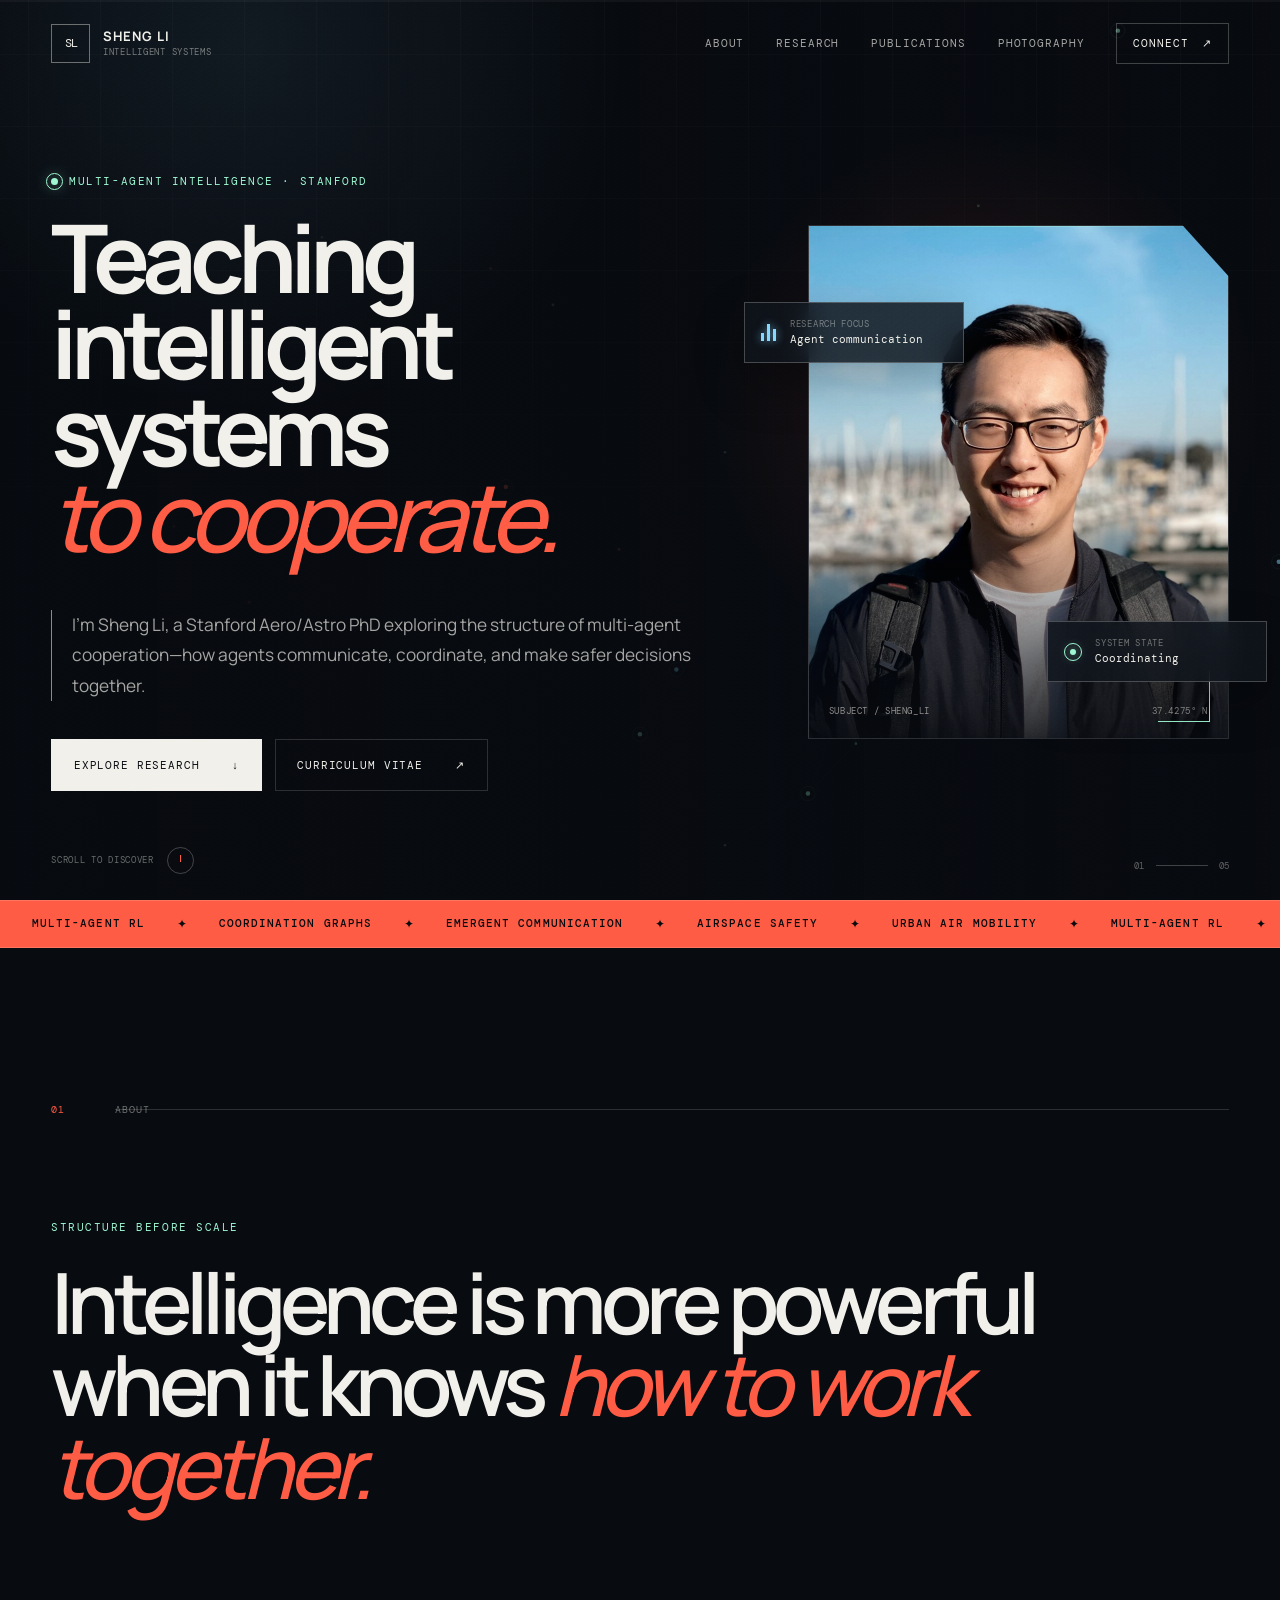
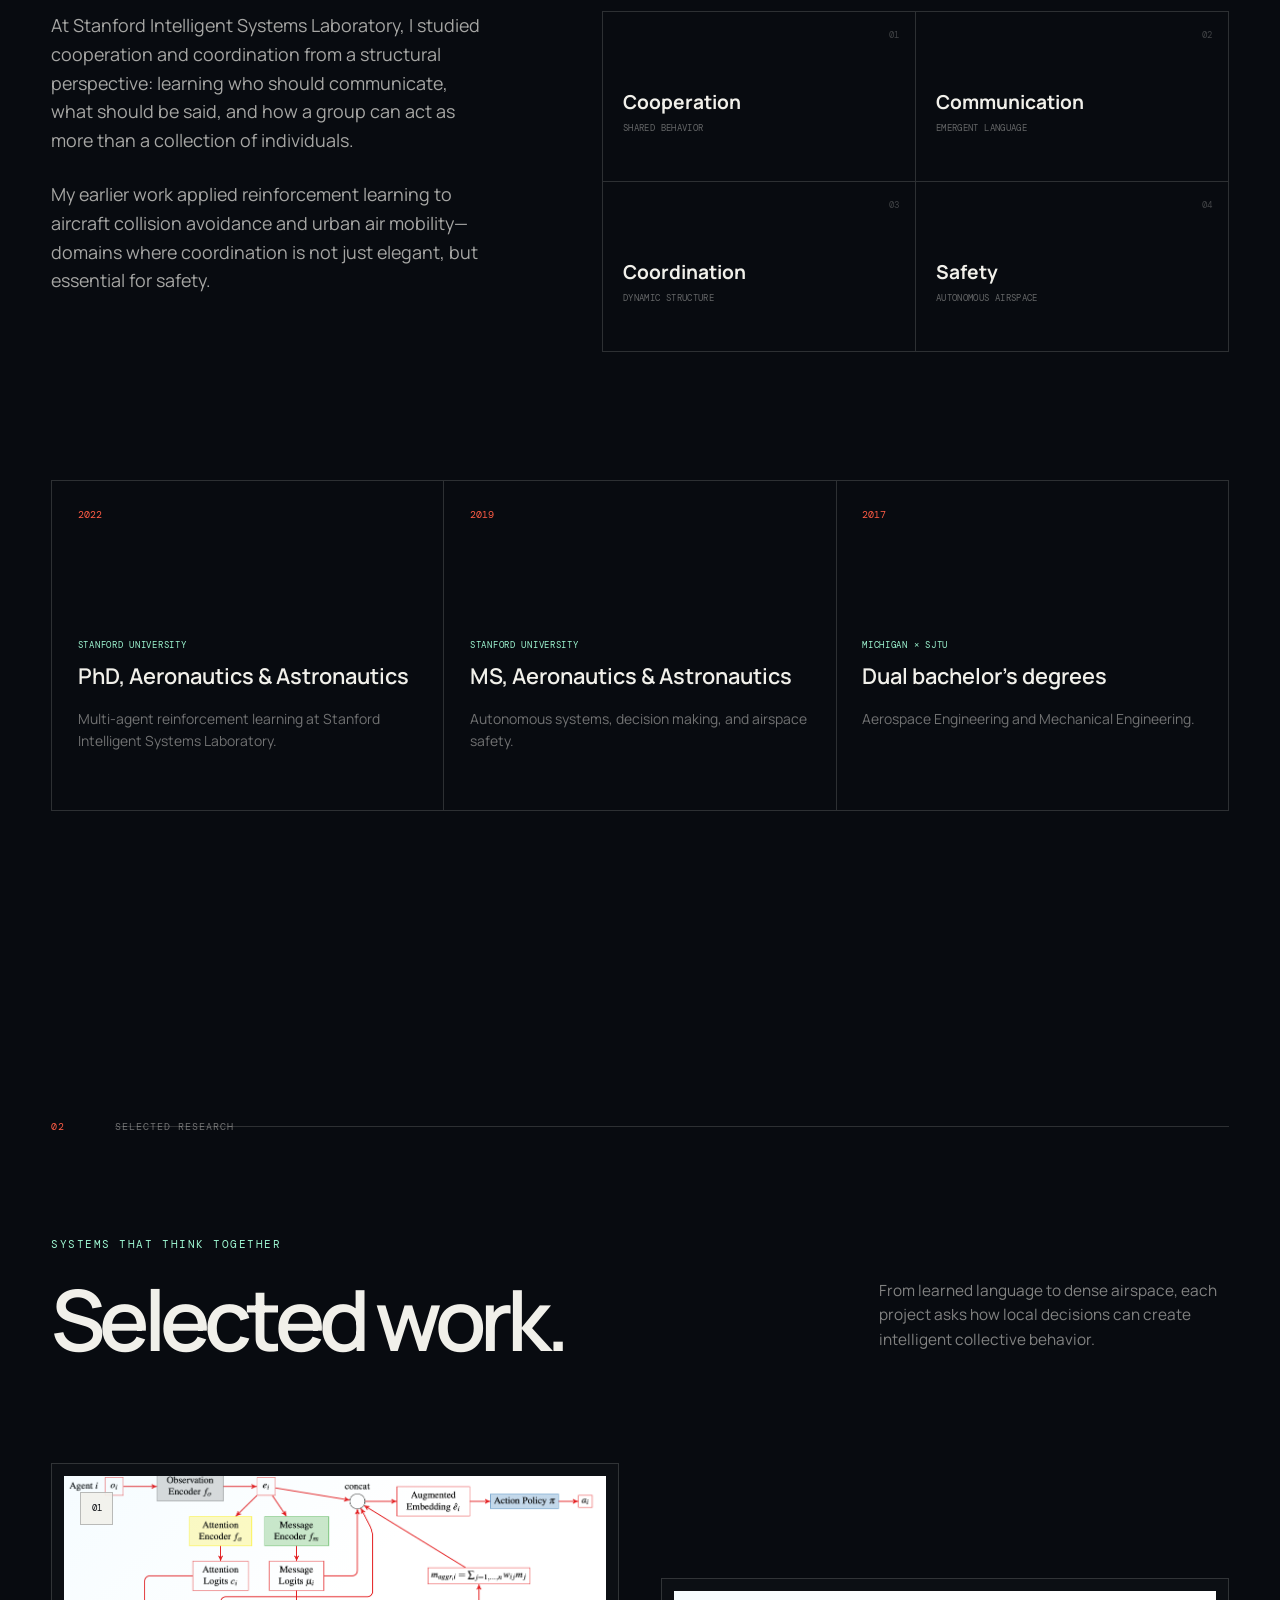
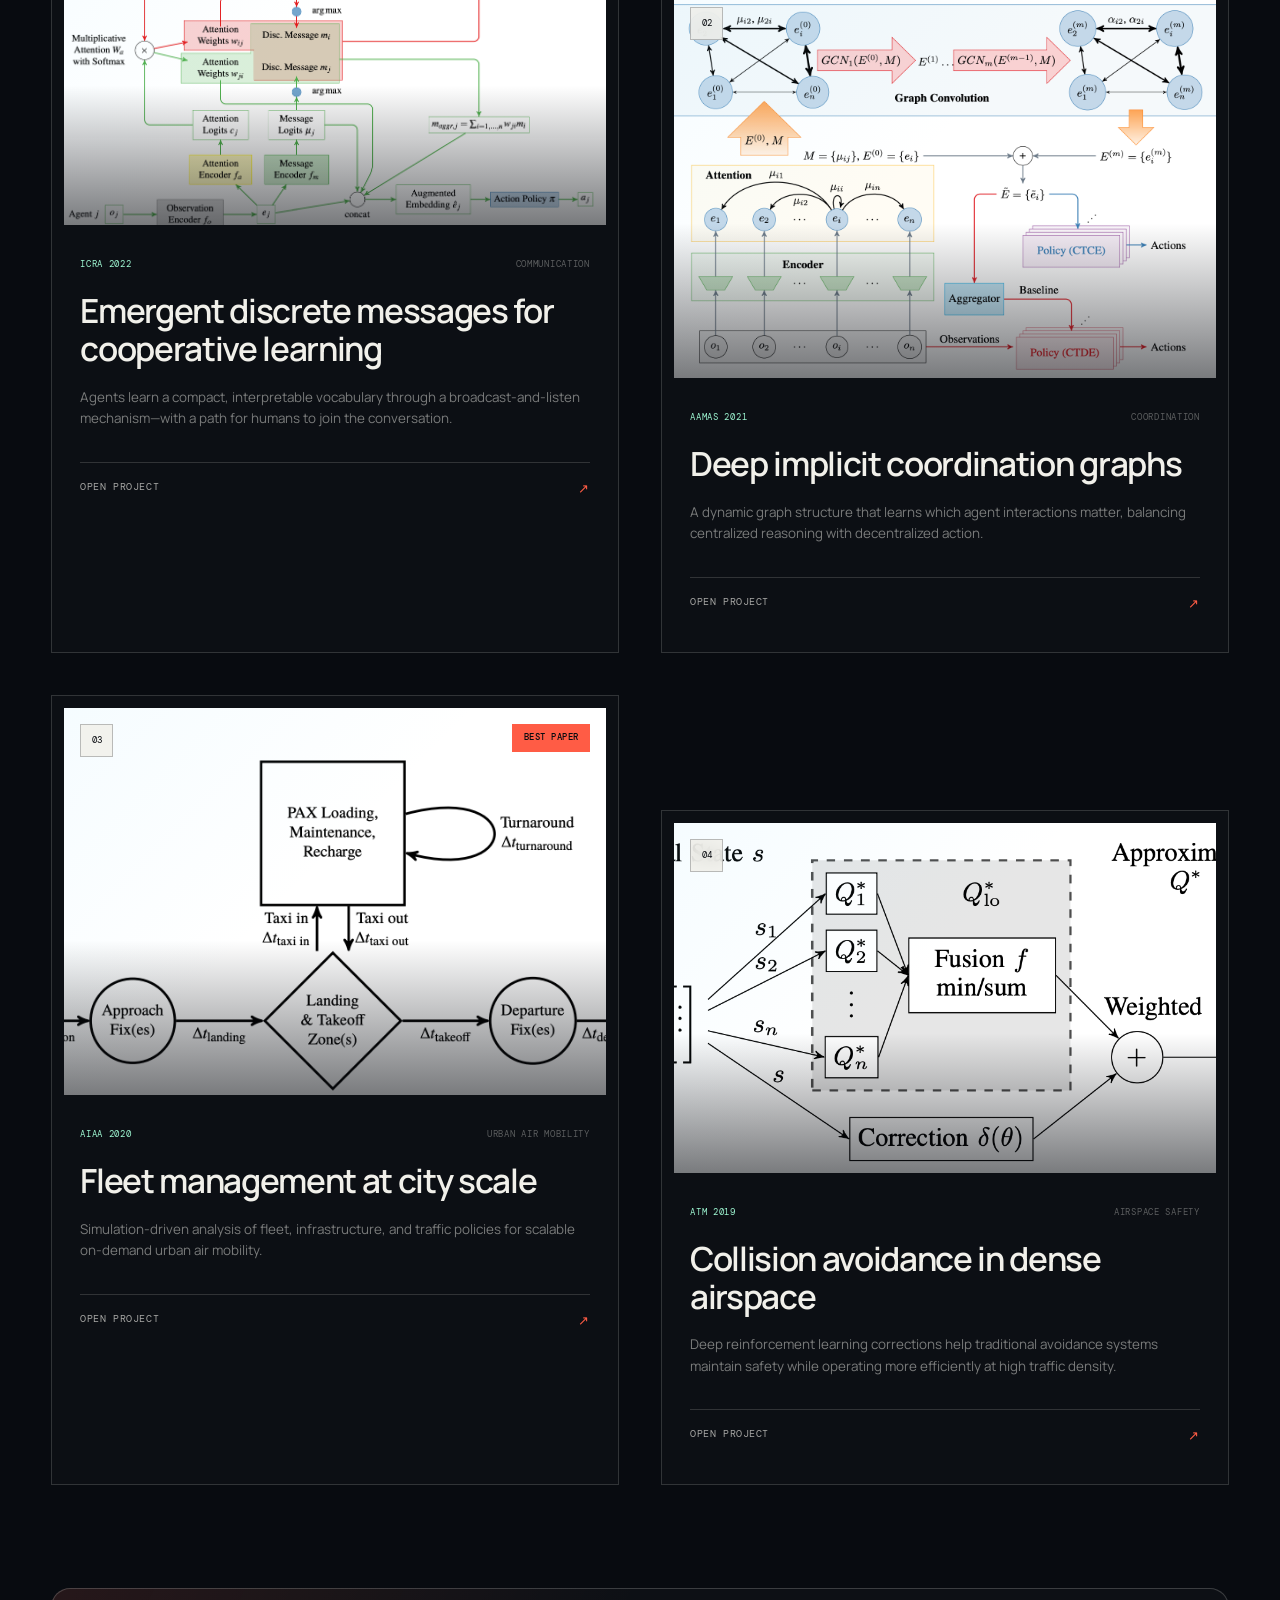
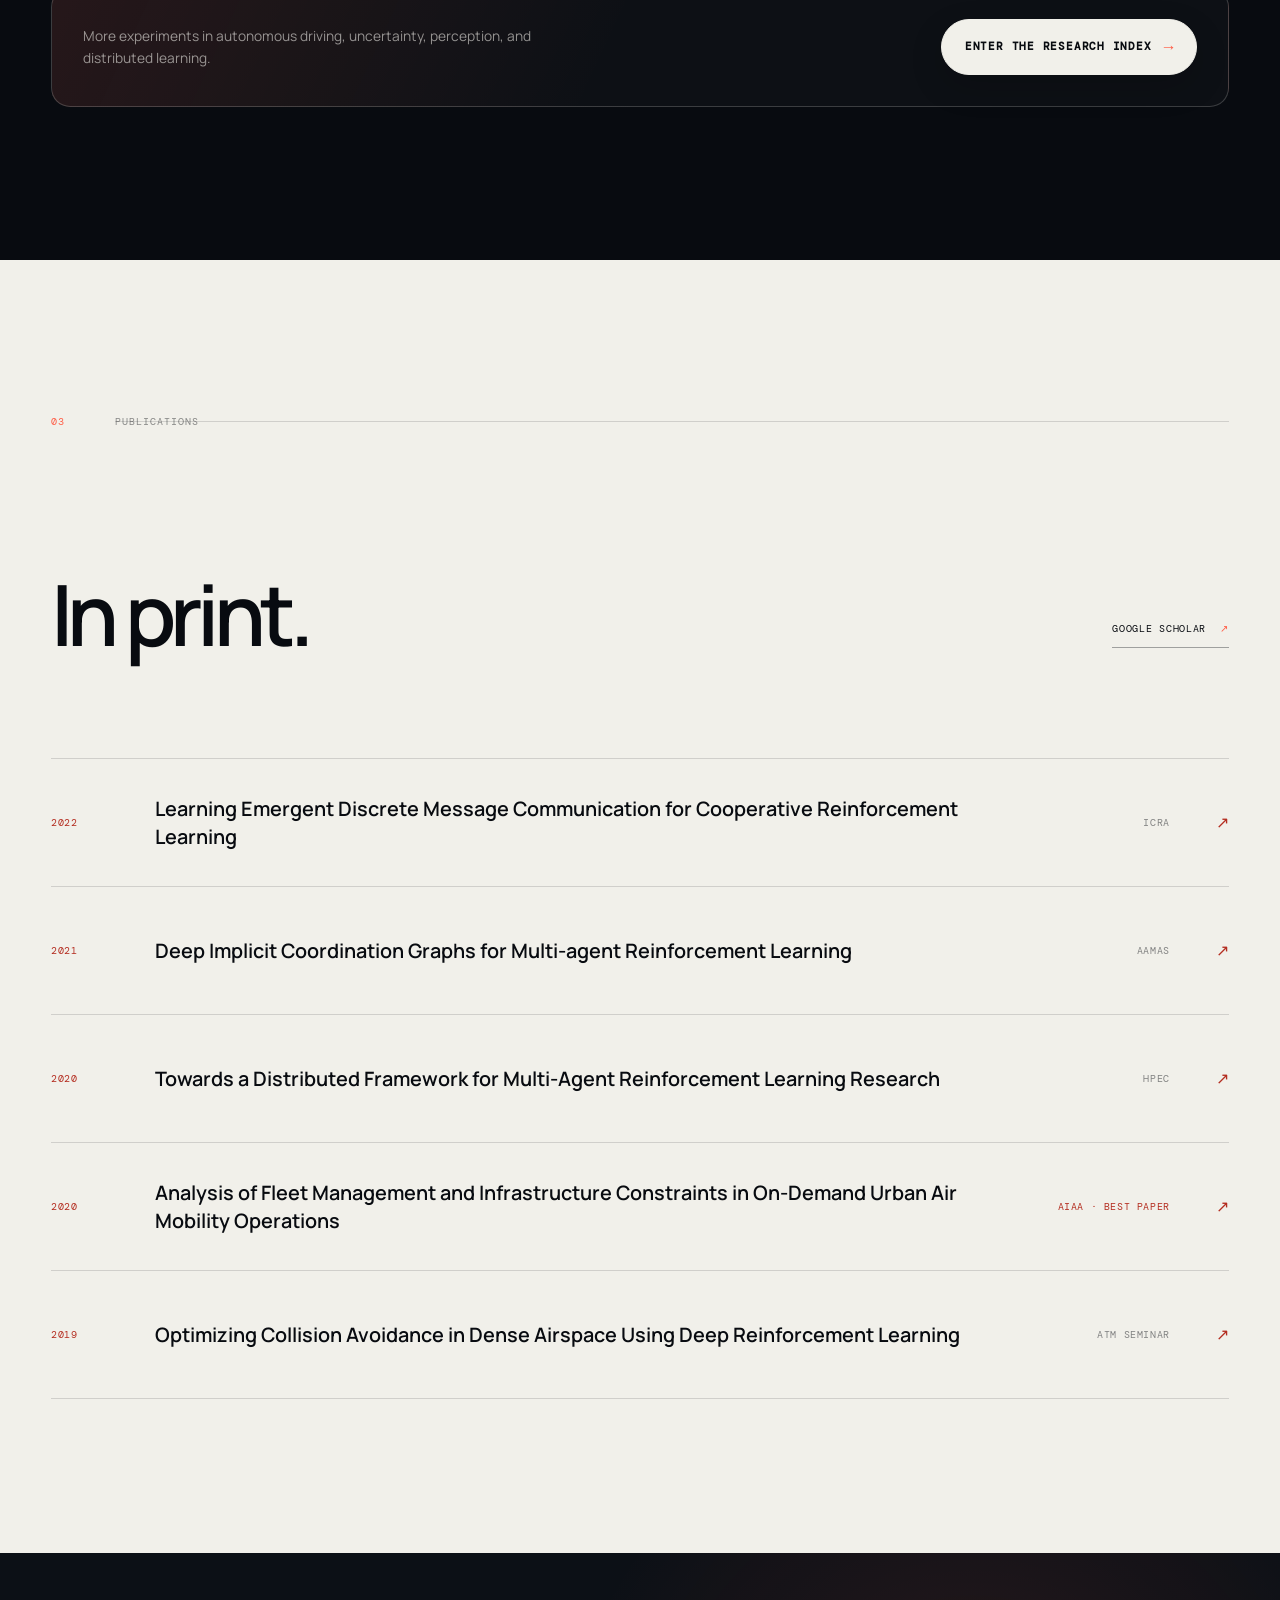
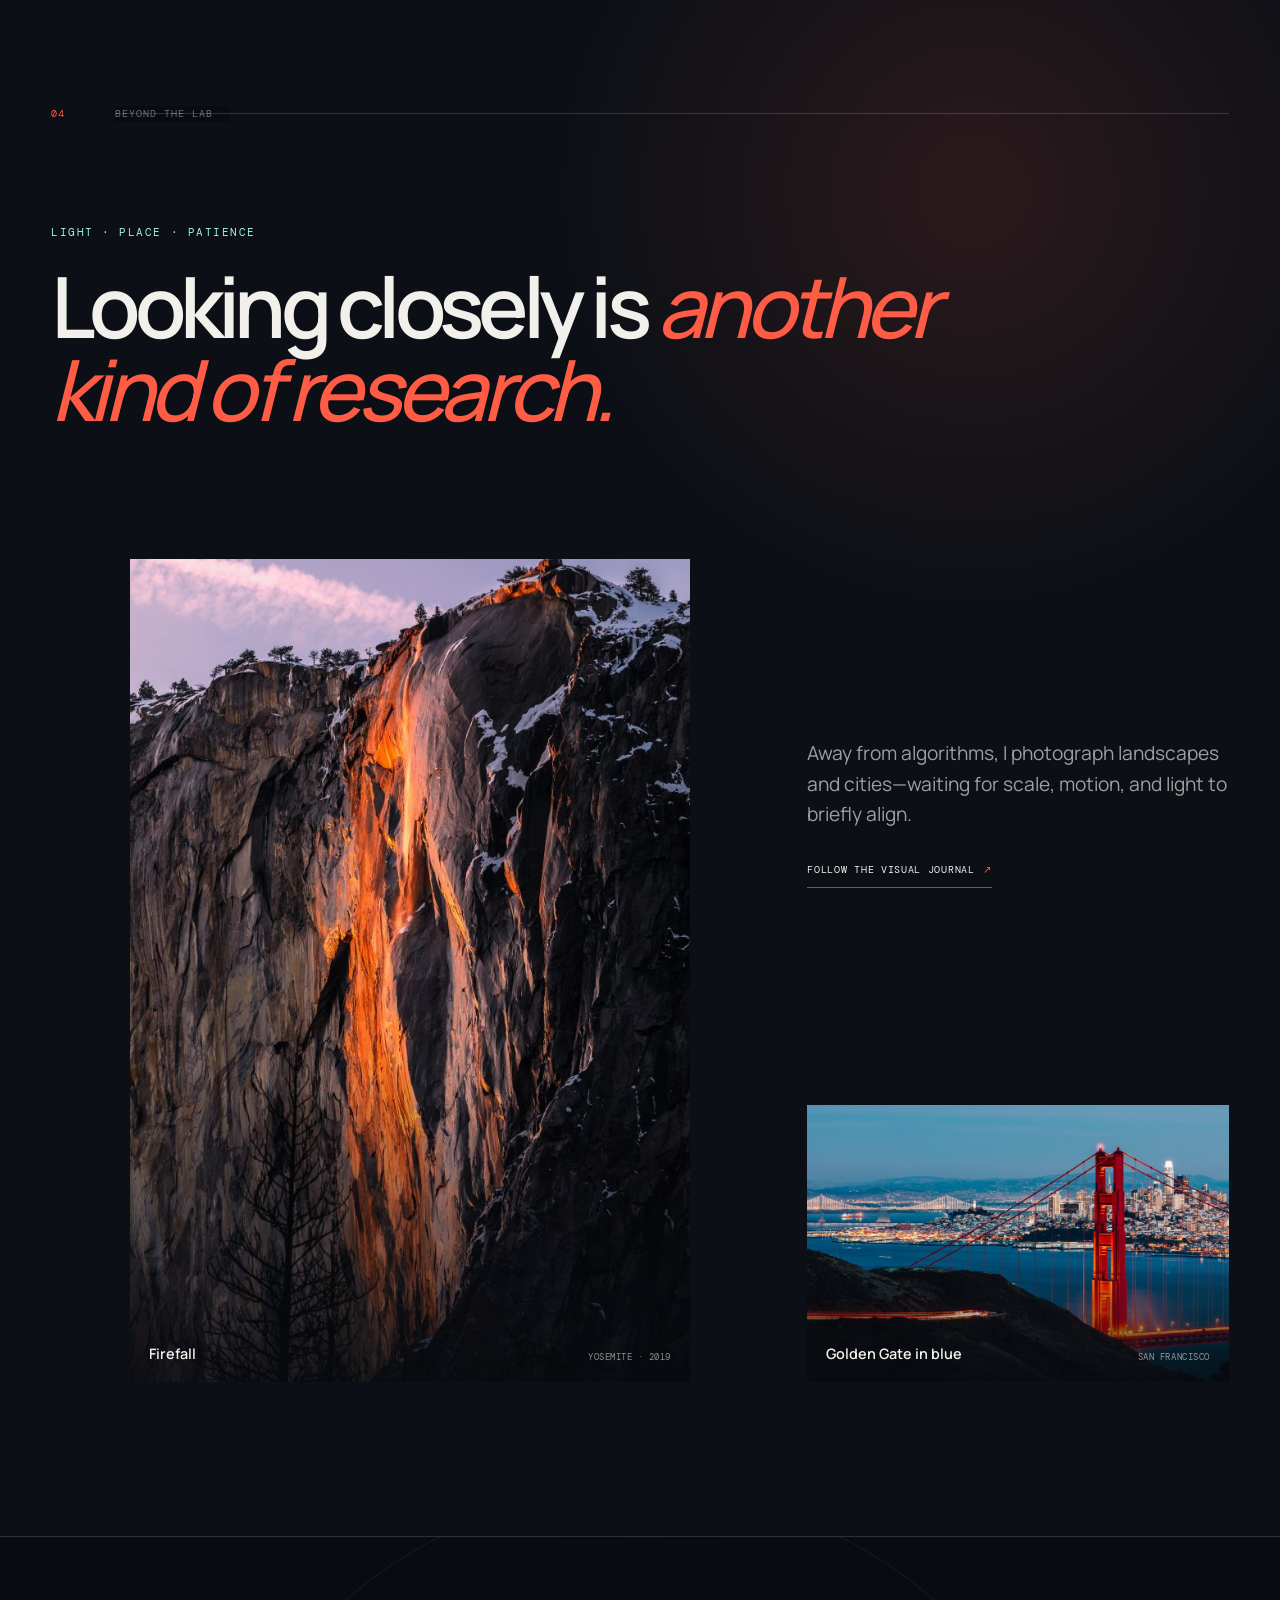
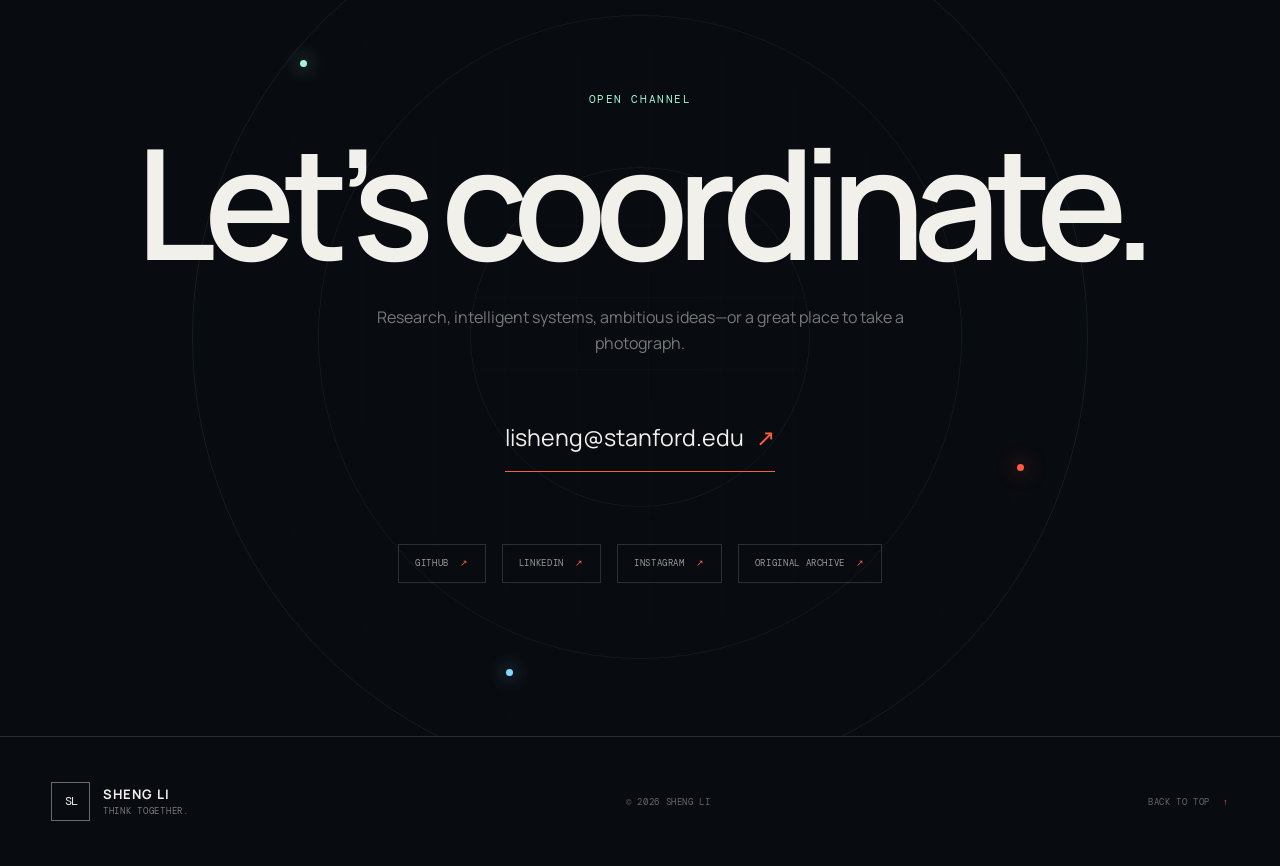
<file: index.html>
<!doctype html>
<html lang="en">
<head>
  <meta charset="UTF-8">
  <meta name="viewport" content="width=device-width, initial-scale=1">
  <meta name="description" content="Sheng Li is a Stanford Aero/Astro PhD exploring multi-agent reinforcement learning, intelligent coordination, and safer autonomous systems.">
  <meta name="author" content="Sheng Li">
  <meta name="theme-color" content="#080b10">
  <meta property="og:type" content="website">
  <meta property="og:title" content="Sheng Li — Multi-Agent Intelligence">
  <meta property="og:description" content="Researching how intelligent agents communicate, coordinate, and make safer decisions together.">
  <meta property="og:url" content="https://gpage.sheng-li.me/">
  <meta property="og:image" content="https://gpage.sheng-li.me/assets/images/og.png">
  <meta property="og:image:width" content="1200">
  <meta property="og:image:height" content="630">
  <meta property="og:image:alt" content="Sheng Li — Teaching intelligent systems to cooperate">
  <meta name="twitter:card" content="summary_large_image">
  <meta name="twitter:title" content="Sheng Li — Multi-Agent Intelligence">
  <meta name="twitter:description" content="Researching how intelligent agents communicate, coordinate, and make safer decisions together.">
  <meta name="twitter:image" content="https://gpage.sheng-li.me/assets/images/og.png">
  <link rel="icon" href="assets/images/favicon.png" type="image/png">
  <link rel="preconnect" href="https://fonts.googleapis.com">
  <link rel="preconnect" href="https://fonts.gstatic.com" crossorigin>
  <link href="https://fonts.googleapis.com/css2?family=DM+Mono:wght@300;400;500&amp;family=Manrope:wght@400;500;600;700;800&amp;display=swap" rel="stylesheet">
  <script>document.documentElement.classList.add("js");</script>
  <link rel="stylesheet" href="styles.css">
  <title>Sheng Li — Multi-Agent Intelligence</title>
</head>
<body>
  <a class="skip-link" href="#main">Skip to content</a>

  <div class="page-noise" aria-hidden="true"></div>
  <div class="scroll-progress" aria-hidden="true"><span></span></div>

  <header class="site-header" data-header>
    <a class="brand" href="#top" aria-label="Sheng Li, home">
      <span class="brand-mark">SL</span>
      <span class="brand-copy">
        <strong>Sheng Li</strong>
        <small>Intelligent systems</small>
      </span>
    </a>

    <button class="menu-toggle" type="button" aria-expanded="false" aria-controls="primary-nav">
      <span></span>
      <span></span>
      <span class="sr-only">Toggle navigation</span>
    </button>

    <nav class="primary-nav" id="primary-nav" aria-label="Primary navigation">
      <a href="#about">About</a>
      <a href="#research">Research</a>
      <a href="#publications">Publications</a>
      <a href="#photography">Photography</a>
      <a class="nav-contact" href="#contact">Connect <span>↗</span></a>
    </nav>
  </header>

  <main id="main">
    <section class="hero" id="top" aria-labelledby="hero-title">
      <canvas id="agent-canvas" aria-hidden="true"></canvas>
      <div class="hero-grid" aria-hidden="true"></div>

      <div class="hero-copy">
        <p class="eyebrow reveal">
          <span class="status-dot"></span>
          Multi-agent intelligence · Stanford
        </p>
        <h1 id="hero-title" class="reveal">
          Teaching intelligent systems
          <span class="accent-line">to cooperate.</span>
        </h1>
        <p class="hero-intro reveal">
          I’m Sheng Li, a Stanford Aero/Astro PhD exploring the structure of
          multi-agent cooperation—how agents communicate, coordinate, and make
          safer decisions together.
        </p>
        <div class="hero-actions reveal">
          <a class="button button-primary" href="#research">
            Explore research <span aria-hidden="true">↓</span>
          </a>
          <a class="button button-ghost" href="https://sheng-li.me/wp-content/uploads/2021/01/CV.pdf" target="_blank" rel="noreferrer">
            Curriculum vitae <span aria-hidden="true">↗</span>
          </a>
        </div>
      </div>

      <div class="hero-visual reveal">
        <div class="portrait-frame">
          <div class="portrait-scan" aria-hidden="true"></div>
          <img src="assets/images/sheng-li.jpg" alt="Portrait of Sheng Li at a marina" width="918" height="1024">
          <div class="portrait-meta" aria-hidden="true">
            <span>SUBJECT / SHENG_LI</span>
            <span>37.4275° N</span>
          </div>
        </div>

        <div class="signal-card signal-card-top" aria-hidden="true">
          <span class="signal-icon">
            <i></i><i></i><i></i>
          </span>
          <span>
            <small>Research focus</small>
            Agent communication
          </span>
        </div>

        <div class="signal-card signal-card-bottom" aria-hidden="true">
          <span class="live-ring"></span>
          <span>
            <small>System state</small>
            Coordinating
          </span>
        </div>
      </div>

      <div class="hero-index" aria-hidden="true">
        <span>01</span>
        <i></i>
        <span>05</span>
      </div>

      <a class="scroll-cue" href="#about">
        <span>Scroll to discover</span>
        <i aria-hidden="true"></i>
      </a>
    </section>

    <div class="ticker" aria-hidden="true">
      <div class="ticker-track">
        <span>Multi-agent RL</span><i>✦</i>
        <span>Coordination graphs</span><i>✦</i>
        <span>Emergent communication</span><i>✦</i>
        <span>Airspace safety</span><i>✦</i>
        <span>Urban air mobility</span><i>✦</i>
        <span>Multi-agent RL</span><i>✦</i>
        <span>Coordination graphs</span><i>✦</i>
        <span>Emergent communication</span><i>✦</i>
        <span>Airspace safety</span><i>✦</i>
        <span>Urban air mobility</span><i>✦</i>
      </div>
    </div>

    <section class="section about" id="about" aria-labelledby="about-title">
      <div class="section-label reveal">
        <span>01</span>
        <p>About</p>
      </div>

      <div class="about-lead">
        <p class="kicker reveal">Structure before scale</p>
        <h2 id="about-title" class="display-heading reveal">
          Intelligence is more powerful when it knows
          <em>how to work together.</em>
        </h2>
      </div>

      <div class="about-body">
        <div class="about-statement reveal">
          <p>
            At Stanford Intelligent Systems Laboratory, I studied cooperation
            and coordination from a structural perspective: learning who should
            communicate, what should be said, and how a group can act as more
            than a collection of individuals.
          </p>
          <p>
            My earlier work applied reinforcement learning to aircraft
            collision avoidance and urban air mobility—domains where
            coordination is not just elegant, but essential for safety.
          </p>
        </div>

        <div class="focus-matrix reveal" role="list" aria-label="Research focus areas">
          <div role="listitem">
            <span>01</span>
            <strong>Cooperation</strong>
            <small>Shared behavior</small>
          </div>
          <div role="listitem">
            <span>02</span>
            <strong>Communication</strong>
            <small>Emergent language</small>
          </div>
          <div role="listitem">
            <span>03</span>
            <strong>Coordination</strong>
            <small>Dynamic structure</small>
          </div>
          <div role="listitem">
            <span>04</span>
            <strong>Safety</strong>
            <small>Autonomous airspace</small>
          </div>
        </div>
      </div>

      <div class="education-grid">
        <article class="education-card reveal">
          <div class="education-year">2022</div>
          <div>
            <p class="card-overline">Stanford University</p>
            <h3>PhD, Aeronautics & Astronautics</h3>
            <p>Multi-agent reinforcement learning at Stanford Intelligent Systems Laboratory.</p>
          </div>
        </article>
        <article class="education-card reveal">
          <div class="education-year">2019</div>
          <div>
            <p class="card-overline">Stanford University</p>
            <h3>MS, Aeronautics & Astronautics</h3>
            <p>Autonomous systems, decision making, and airspace safety.</p>
          </div>
        </article>
        <article class="education-card reveal">
          <div class="education-year">2017</div>
          <div>
            <p class="card-overline">Michigan × SJTU</p>
            <h3>Dual bachelor’s degrees</h3>
            <p>Aerospace Engineering and Mechanical Engineering.</p>
          </div>
        </article>
      </div>
    </section>

    <section class="section research" id="research" aria-labelledby="research-title">
      <div class="section-label reveal">
        <span>02</span>
        <p>Selected research</p>
      </div>

      <div class="section-heading-row">
        <div>
          <p class="kicker reveal">Systems that think together</p>
          <h2 id="research-title" class="display-heading reveal">Selected work.</h2>
        </div>
        <p class="section-intro reveal">
          From learned language to dense airspace, each project asks how local
          decisions can create intelligent collective behavior.
        </p>
      </div>

      <div class="project-grid">
        <a class="project-card project-card-wide reveal" href="projects/emergent-communication/">
          <div class="project-image">
            <img src="assets/images/project-communication.png" alt="Architecture diagram for discrete message communication between agents" width="2222" height="1526" loading="lazy">
            <span class="project-number">01</span>
          </div>
          <div class="project-copy">
            <div class="project-meta">
              <span>ICRA 2022</span>
              <span>Communication</span>
            </div>
            <h3>Emergent discrete messages for cooperative learning</h3>
            <p>Agents learn a compact, interpretable vocabulary through a broadcast-and-listen mechanism—with a path for humans to join the conversation.</p>
            <span class="project-link">Open project <i>↗</i></span>
          </div>
        </a>

        <a class="project-card reveal" href="projects/implicit-coordination/">
          <div class="project-image">
            <img src="assets/images/project-dicg.png" alt="Deep implicit coordination graph research visualization" width="1646" height="1008" loading="lazy">
            <span class="project-number">02</span>
          </div>
          <div class="project-copy">
            <div class="project-meta">
              <span>AAMAS 2021</span>
              <span>Coordination</span>
            </div>
            <h3>Deep implicit coordination graphs</h3>
            <p>A dynamic graph structure that learns which agent interactions matter, balancing centralized reasoning with decentralized action.</p>
            <span class="project-link">Open project <i>↗</i></span>
          </div>
        </a>

        <a class="project-card reveal" href="projects/urban-air-mobility/">
          <div class="project-image">
            <img src="assets/images/project-uam.png" alt="Urban air mobility network over the San Francisco Bay Area" width="1732" height="878" loading="lazy">
            <span class="project-number">03</span>
            <span class="award-badge">Best paper</span>
          </div>
          <div class="project-copy">
            <div class="project-meta">
              <span>AIAA 2020</span>
              <span>Urban air mobility</span>
            </div>
            <h3>Fleet management at city scale</h3>
            <p>Simulation-driven analysis of fleet, infrastructure, and traffic policies for scalable on-demand urban air mobility.</p>
            <span class="project-link">Open project <i>↗</i></span>
          </div>
        </a>

        <a class="project-card project-card-wide reveal" href="projects/dense-airspace/">
          <div class="project-image">
            <img src="assets/images/project-collision.png" alt="Dense airspace aircraft simulation for collision avoidance" width="1122" height="566" loading="lazy">
            <span class="project-number">04</span>
          </div>
          <div class="project-copy">
            <div class="project-meta">
              <span>ATM 2019</span>
              <span>Airspace safety</span>
            </div>
            <h3>Collision avoidance in dense airspace</h3>
            <p>Deep reinforcement learning corrections help traditional avoidance systems maintain safety while operating more efficiently at high traffic density.</p>
            <span class="project-link">Open project <i>↗</i></span>
          </div>
        </a>
      </div>

      <div class="research-cta reveal">
        <p>More experiments in autonomous driving, uncertainty, perception, and distributed learning.</p>
        <a href="projects/">Enter the research index <span>→</span></a>
      </div>
    </section>

    <section class="section publications" id="publications" aria-labelledby="publications-title">
      <div class="section-label reveal">
        <span>03</span>
        <p>Publications</p>
      </div>

      <div class="section-heading-row publications-heading">
        <div>
          <p class="kicker reveal">Peer-reviewed ideas</p>
          <h2 id="publications-title" class="display-heading reveal">In print.</h2>
        </div>
        <a class="text-link reveal" href="https://scholar.google.com/citations?user=JEUNaXEAAAAJ&hl=en" target="_blank" rel="noreferrer">
          Google Scholar <span>↗</span>
        </a>
      </div>

      <div class="publication-list">
        <a class="publication-row reveal" href="https://arxiv.org/pdf/2102.12550.pdf" target="_blank" rel="noreferrer">
          <span class="publication-year">2022</span>
          <span class="publication-title">Learning Emergent Discrete Message Communication for Cooperative Reinforcement Learning</span>
          <span class="publication-venue">ICRA</span>
          <span class="publication-arrow">↗</span>
        </a>
        <a class="publication-row reveal" href="https://arxiv.org/pdf/2006.11438.pdf" target="_blank" rel="noreferrer">
          <span class="publication-year">2021</span>
          <span class="publication-title">Deep Implicit Coordination Graphs for Multi-agent Reinforcement Learning</span>
          <span class="publication-venue">AAMAS</span>
          <span class="publication-arrow">↗</span>
        </a>
        <a class="publication-row reveal" href="https://ieeexplore.ieee.org/document/9286212" target="_blank" rel="noreferrer">
          <span class="publication-year">2020</span>
          <span class="publication-title">Towards a Distributed Framework for Multi-Agent Reinforcement Learning Research</span>
          <span class="publication-venue">HPEC</span>
          <span class="publication-arrow">↗</span>
        </a>
        <a class="publication-row reveal" href="https://arc.aiaa.org/doi/10.2514/6.2020-2907" target="_blank" rel="noreferrer">
          <span class="publication-year">2020</span>
          <span class="publication-title">Analysis of Fleet Management and Infrastructure Constraints in On-Demand Urban Air Mobility Operations</span>
          <span class="publication-venue publication-venue-award">AIAA · Best paper</span>
          <span class="publication-arrow">↗</span>
        </a>
        <a class="publication-row reveal" href="http://www.atmseminar.org/seminarContent/seminar13/papers/ATM_Seminar_2019_paper_65.pdf" target="_blank" rel="noreferrer">
          <span class="publication-year">2019</span>
          <span class="publication-title">Optimizing Collision Avoidance in Dense Airspace Using Deep Reinforcement Learning</span>
          <span class="publication-venue">ATM Seminar</span>
          <span class="publication-arrow">↗</span>
        </a>
      </div>
    </section>

    <section class="section photography" id="photography" aria-labelledby="photography-title">
      <div class="section-label section-label-light reveal">
        <span>04</span>
        <p>Beyond the lab</p>
      </div>

      <div class="photo-heading">
        <p class="kicker reveal">Light · place · patience</p>
        <h2 id="photography-title" class="display-heading reveal">
          Looking closely is
          <em>another kind of research.</em>
        </h2>
      </div>

      <div class="photo-composition">
        <figure class="photo photo-tall reveal">
          <img src="assets/images/photo-yosemite.jpg" alt="Yosemite Firefall glowing orange against a snowy cliff, photographed by Sheng Li" width="683" height="1024" loading="lazy">
          <figcaption>
            <span>Firefall</span>
            <small>Yosemite · 2019</small>
          </figcaption>
        </figure>

        <div class="photo-copy reveal">
          <p>
            Away from algorithms, I photograph landscapes and cities—waiting
            for scale, motion, and light to briefly align.
          </p>
          <a href="https://www.instagram.com/parachutel_/" target="_blank" rel="noreferrer">
            Follow the visual journal <span>↗</span>
          </a>
        </div>

        <figure class="photo photo-wide reveal">
          <img src="assets/images/photo-san-francisco.jpg" alt="Golden Gate Bridge and San Francisco at blue hour, photographed by Sheng Li" width="1024" height="683" loading="lazy">
          <figcaption>
            <span>Golden Gate in blue</span>
            <small>San Francisco</small>
          </figcaption>
        </figure>
      </div>
    </section>

    <section class="contact" id="contact" aria-labelledby="contact-title">
      <div class="contact-orbit" aria-hidden="true">
        <span></span><span></span><span></span>
      </div>
      <p class="kicker reveal">Open channel</p>
      <h2 id="contact-title" class="reveal">Let’s coordinate.</h2>
      <p class="contact-intro reveal">
        Research, intelligent systems, ambitious ideas—or a great place to take a photograph.
      </p>
      <a class="contact-email reveal" href="mailto:lisheng@stanford.edu">
        lisheng@stanford.edu <span>↗</span>
      </a>

      <nav class="contact-links reveal" aria-label="Social links">
        <a href="https://github.com/parachutel" target="_blank" rel="noreferrer">GitHub <span>↗</span></a>
        <a href="https://www.linkedin.com/in/sheng-li-b644b697/" target="_blank" rel="noreferrer">LinkedIn <span>↗</span></a>
        <a href="https://www.instagram.com/parachutel_/" target="_blank" rel="noreferrer">Instagram <span>↗</span></a>
        <a href="https://sheng-li.me/" target="_blank" rel="noreferrer">Original archive <span>↗</span></a>
      </nav>
    </section>
  </main>

  <footer class="site-footer">
    <a class="brand footer-brand" href="#top" aria-label="Back to top">
      <span class="brand-mark">SL</span>
      <span class="brand-copy">
        <strong>Sheng Li</strong>
        <small>Think together.</small>
      </span>
    </a>
    <p>© <span data-year>2026</span> Sheng Li</p>
    <a class="back-to-top" href="#top">Back to top <span>↑</span></a>
  </footer>

  <script src="script.js"></script>
</body>
</html>
</file>
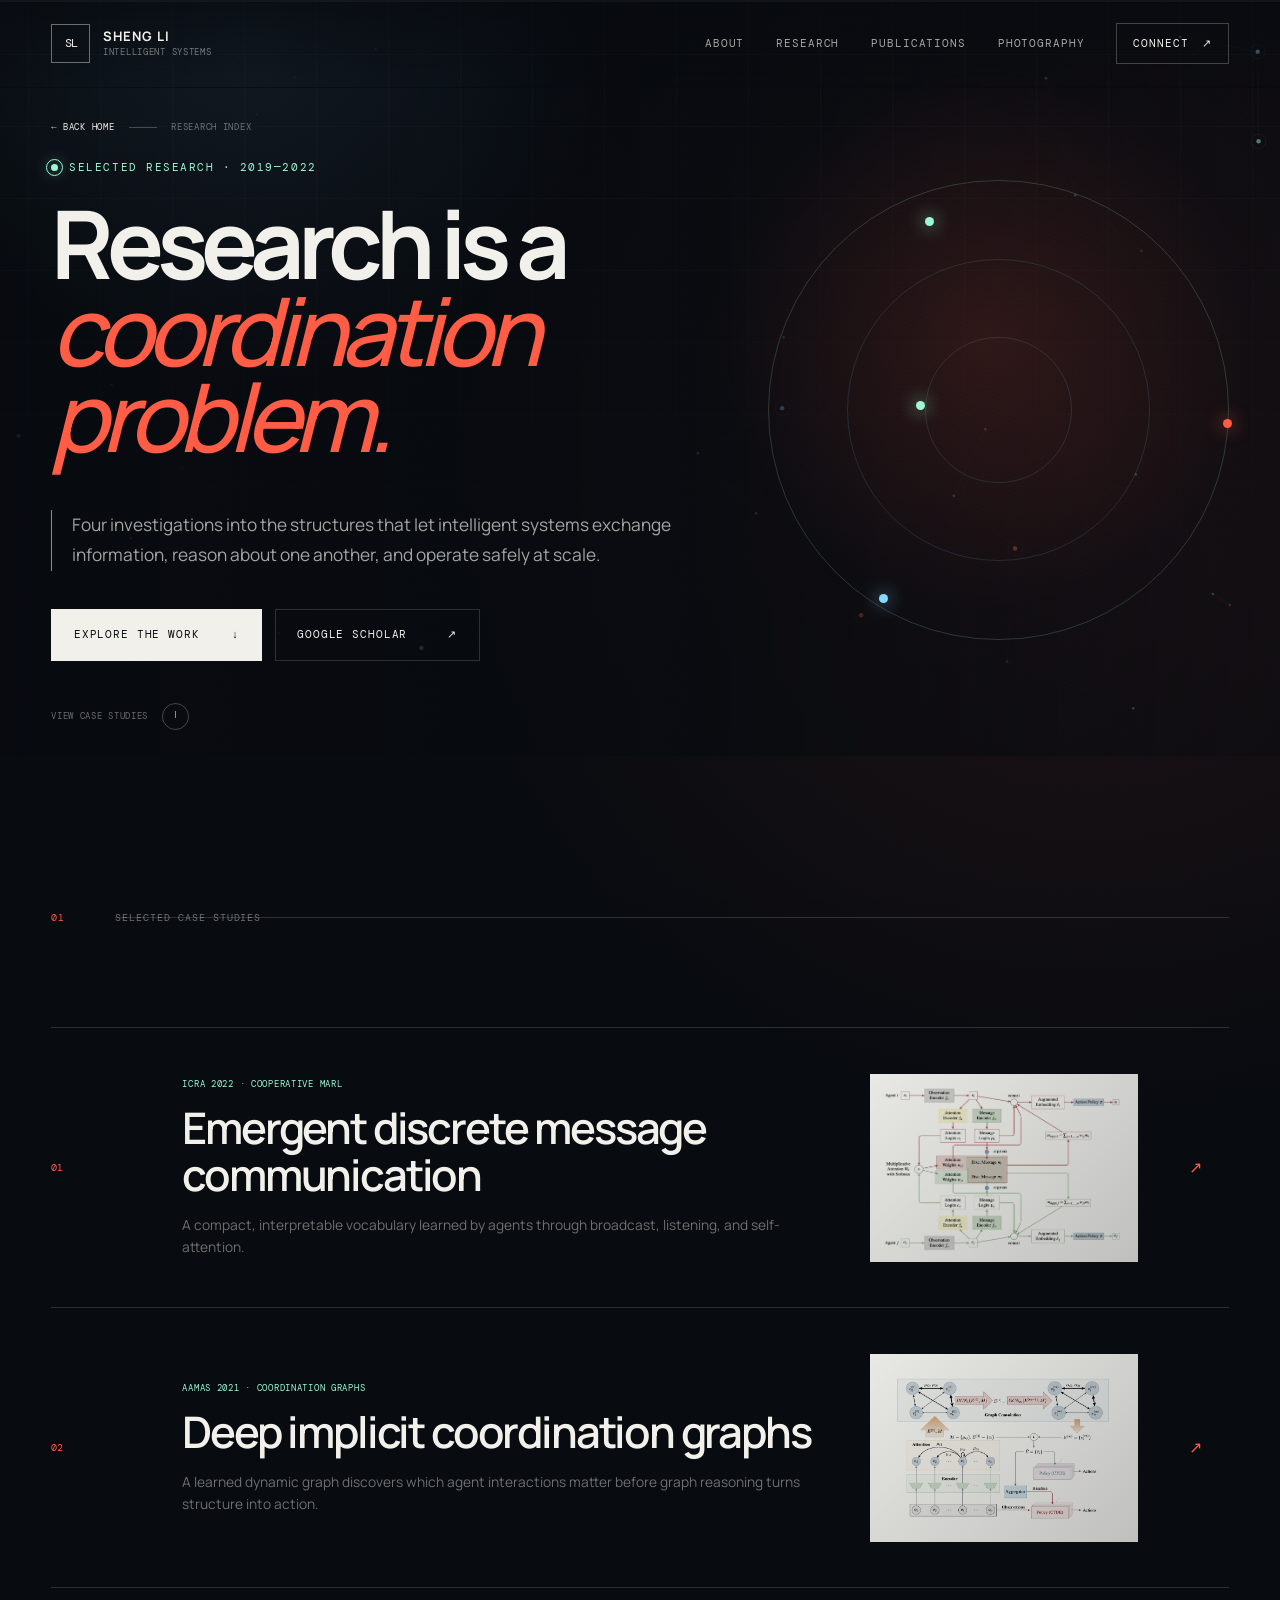
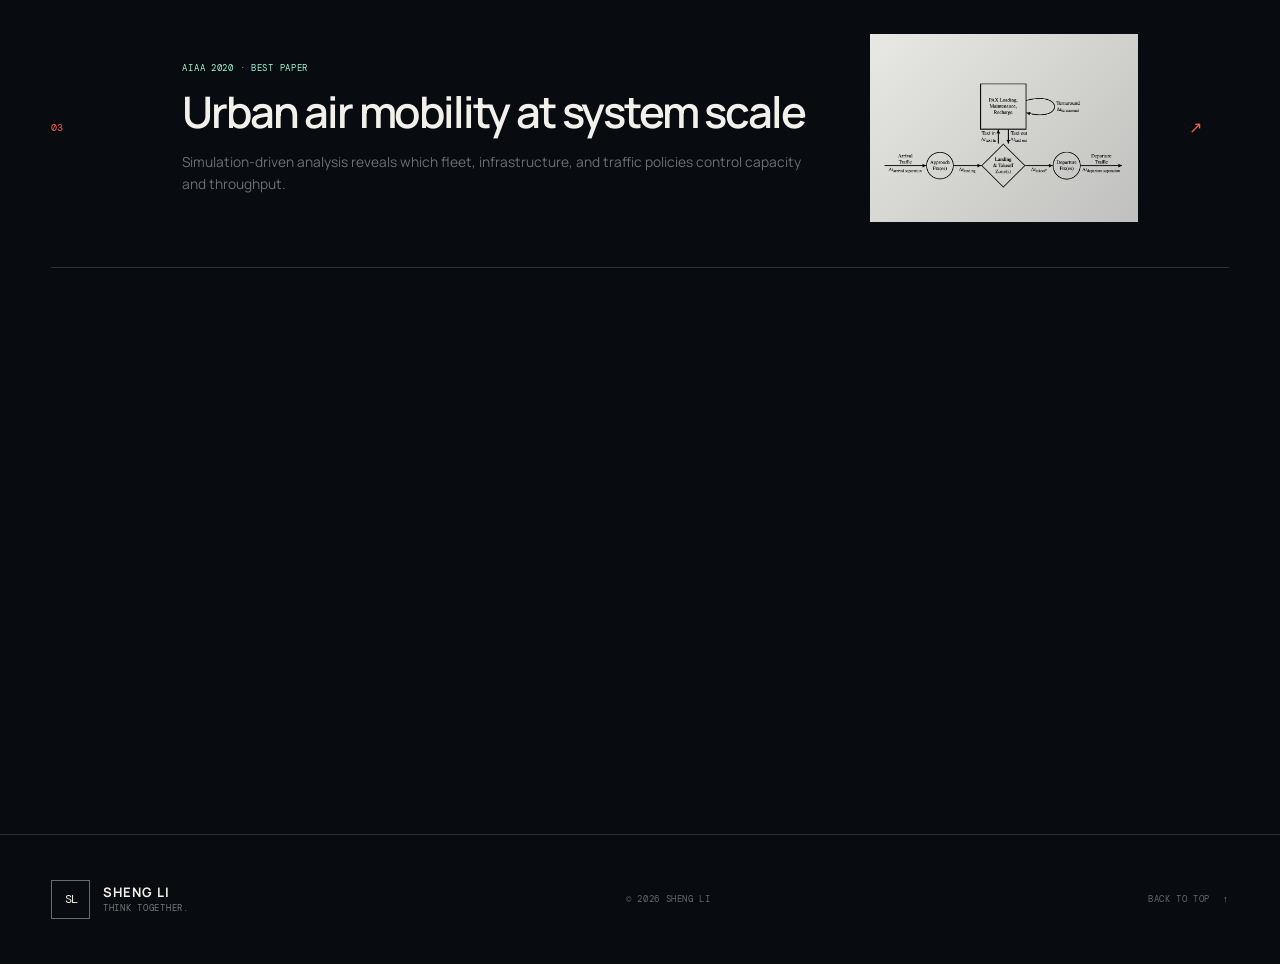
<file: projects/index.html>
<!doctype html>
<html lang="en">
<head>
  <meta charset="UTF-8">
  <meta name="viewport" content="width=device-width, initial-scale=1">
  <meta name="description" content="Selected research by Sheng Li in multi-agent reinforcement learning, intelligent coordination, urban air mobility, and airspace safety.">
  <meta name="author" content="Sheng Li">
  <meta name="theme-color" content="#080b10">
  <meta property="og:type" content="website">
  <meta property="og:title" content="Selected Research — Sheng Li">
  <meta property="og:description" content="How intelligent systems communicate, coordinate, and make safer decisions together.">
  <meta property="og:url" content="https://gpage.sheng-li.me/projects/">
  <meta property="og:image" content="https://gpage.sheng-li.me/assets/images/og.png">
  <meta name="twitter:card" content="summary_large_image">
  <link rel="canonical" href="https://gpage.sheng-li.me/projects/">
  <link rel="icon" href="../assets/images/favicon.png" type="image/png">
  <link rel="preconnect" href="https://fonts.googleapis.com">
  <link rel="preconnect" href="https://fonts.gstatic.com" crossorigin>
  <link href="https://fonts.googleapis.com/css2?family=DM+Mono:wght@300;400;500&amp;family=Manrope:wght@400;500;600;700;800&amp;display=swap" rel="stylesheet">
  <script>document.documentElement.classList.add("js");</script>
  <link rel="stylesheet" href="../styles.css">
  <link rel="stylesheet" href="../project.css">
  <title>Selected Research — Sheng Li</title>
</head>
<body class="project-page project-index-page">
  <a class="skip-link" href="#main">Skip to content</a>
  <div class="page-noise" aria-hidden="true"></div>
  <div class="scroll-progress" aria-hidden="true"><span></span></div>

  <header class="site-header" data-header>
    <a class="brand" href="../" aria-label="Sheng Li, home">
      <span class="brand-mark">SL</span>
      <span class="brand-copy">
        <strong>Sheng Li</strong>
        <small>Intelligent systems</small>
      </span>
    </a>
    <button class="menu-toggle" type="button" aria-expanded="false" aria-controls="primary-nav">
      <span></span><span></span>
      <span class="sr-only">Toggle navigation</span>
    </button>
    <nav class="primary-nav" id="primary-nav" aria-label="Primary navigation">
      <a href="../#about">About</a>
      <a href="../#research">Research</a>
      <a href="../#publications">Publications</a>
      <a href="../#photography">Photography</a>
      <a class="nav-contact" href="../#contact">Connect <span>↗</span></a>
    </nav>
  </header>

  <main id="main">
    <section class="hero project-index-hero" id="top" aria-labelledby="page-title">
      <canvas id="agent-canvas" aria-hidden="true"></canvas>
      <div class="hero-grid" aria-hidden="true"></div>
      <p class="project-breadcrumb">
        <a href="../#research">← Back home</a><i></i><span>Research index</span>
      </p>

      <div class="hero-copy">
        <p class="eyebrow reveal"><span class="status-dot"></span> Selected research · 2019—2022</p>
        <h1 id="page-title" class="reveal">
          Research is a
          <span class="accent-line">coordination problem.</span>
        </h1>
        <p class="hero-intro reveal">
          Four investigations into the structures that let intelligent systems
          exchange information, reason about one another, and operate safely at scale.
        </p>
        <div class="hero-actions reveal">
          <a class="button button-primary" href="#selected">Explore the work <span>↓</span></a>
          <a class="button button-ghost" href="https://scholar.google.com/citations?user=JEUNaXEAAAAJ&amp;hl=en" target="_blank" rel="noreferrer">Google Scholar <span>↗</span></a>
        </div>
      </div>

      <div class="index-orbit reveal" aria-hidden="true">
        <span></span><span></span><span></span><span></span>
      </div>
      <a class="scroll-cue" href="#selected"><span>View case studies</span><i aria-hidden="true"></i></a>
    </section>

    <section class="research-index" id="selected" aria-labelledby="selected-title">
      <div class="section-label reveal">
        <span>01</span>
        <p id="selected-title">Selected case studies</p>
      </div>

      <div class="index-project-list">
        <a class="index-project reveal" href="emergent-communication/">
          <span class="index-project-number">01</span>
          <div class="index-project-copy">
            <small>ICRA 2022 · Cooperative MARL</small>
            <h2>Emergent discrete message communication</h2>
            <p>A compact, interpretable vocabulary learned by agents through broadcast, listening, and self-attention.</p>
          </div>
          <div class="index-project-image">
            <img src="../assets/images/project-communication.png" alt="" width="2222" height="1526" loading="lazy">
          </div>
          <span class="index-project-arrow">↗</span>
        </a>

        <a class="index-project reveal" href="implicit-coordination/">
          <span class="index-project-number">02</span>
          <div class="index-project-copy">
            <small>AAMAS 2021 · Coordination graphs</small>
            <h2>Deep implicit coordination graphs</h2>
            <p>A learned dynamic graph discovers which agent interactions matter before graph reasoning turns structure into action.</p>
          </div>
          <div class="index-project-image">
            <img src="../assets/images/project-dicg.png" alt="" width="1646" height="1008" loading="lazy">
          </div>
          <span class="index-project-arrow">↗</span>
        </a>

        <a class="index-project reveal" href="urban-air-mobility/">
          <span class="index-project-number">03</span>
          <div class="index-project-copy">
            <small>AIAA 2020 · Best paper</small>
            <h2>Urban air mobility at system scale</h2>
            <p>Simulation-driven analysis reveals which fleet, infrastructure, and traffic policies control capacity and throughput.</p>
          </div>
          <div class="index-project-image">
            <img src="../assets/images/project-uam.png" alt="" width="1732" height="878" loading="lazy">
          </div>
          <span class="index-project-arrow">↗</span>
        </a>

        <a class="index-project reveal" href="dense-airspace/">
          <span class="index-project-number">04</span>
          <div class="index-project-copy">
            <small>ATM 2019 · Airspace safety</small>
            <h2>Collision avoidance in dense airspace</h2>
            <p>A deep reinforcement learning correction layer helps traditional avoidance logic remain safe and efficient as traffic density rises.</p>
          </div>
          <div class="index-project-image">
            <img src="../assets/images/project-collision.png" alt="" width="1122" height="566" loading="lazy">
          </div>
          <span class="index-project-arrow">↗</span>
        </a>
      </div>

      <div class="archive-note reveal">
        <p>Earlier experiments span distributed training, driver uncertainty, semantic segmentation, and autonomous highway behavior.</p>
        <a href="https://sheng-li.me/projects/" target="_blank" rel="noreferrer">Visit the original archive <span>↗</span></a>
      </div>
    </section>
  </main>

  <footer class="site-footer">
    <a class="brand footer-brand" href="../" aria-label="Back home">
      <span class="brand-mark">SL</span>
      <span class="brand-copy"><strong>Sheng Li</strong><small>Think together.</small></span>
    </a>
    <p>© <span data-year>2026</span> Sheng Li</p>
    <a class="back-to-top" href="#top">Back to top <span>↑</span></a>
  </footer>

  <script src="../script.js"></script>
</body>
</html>
</file>
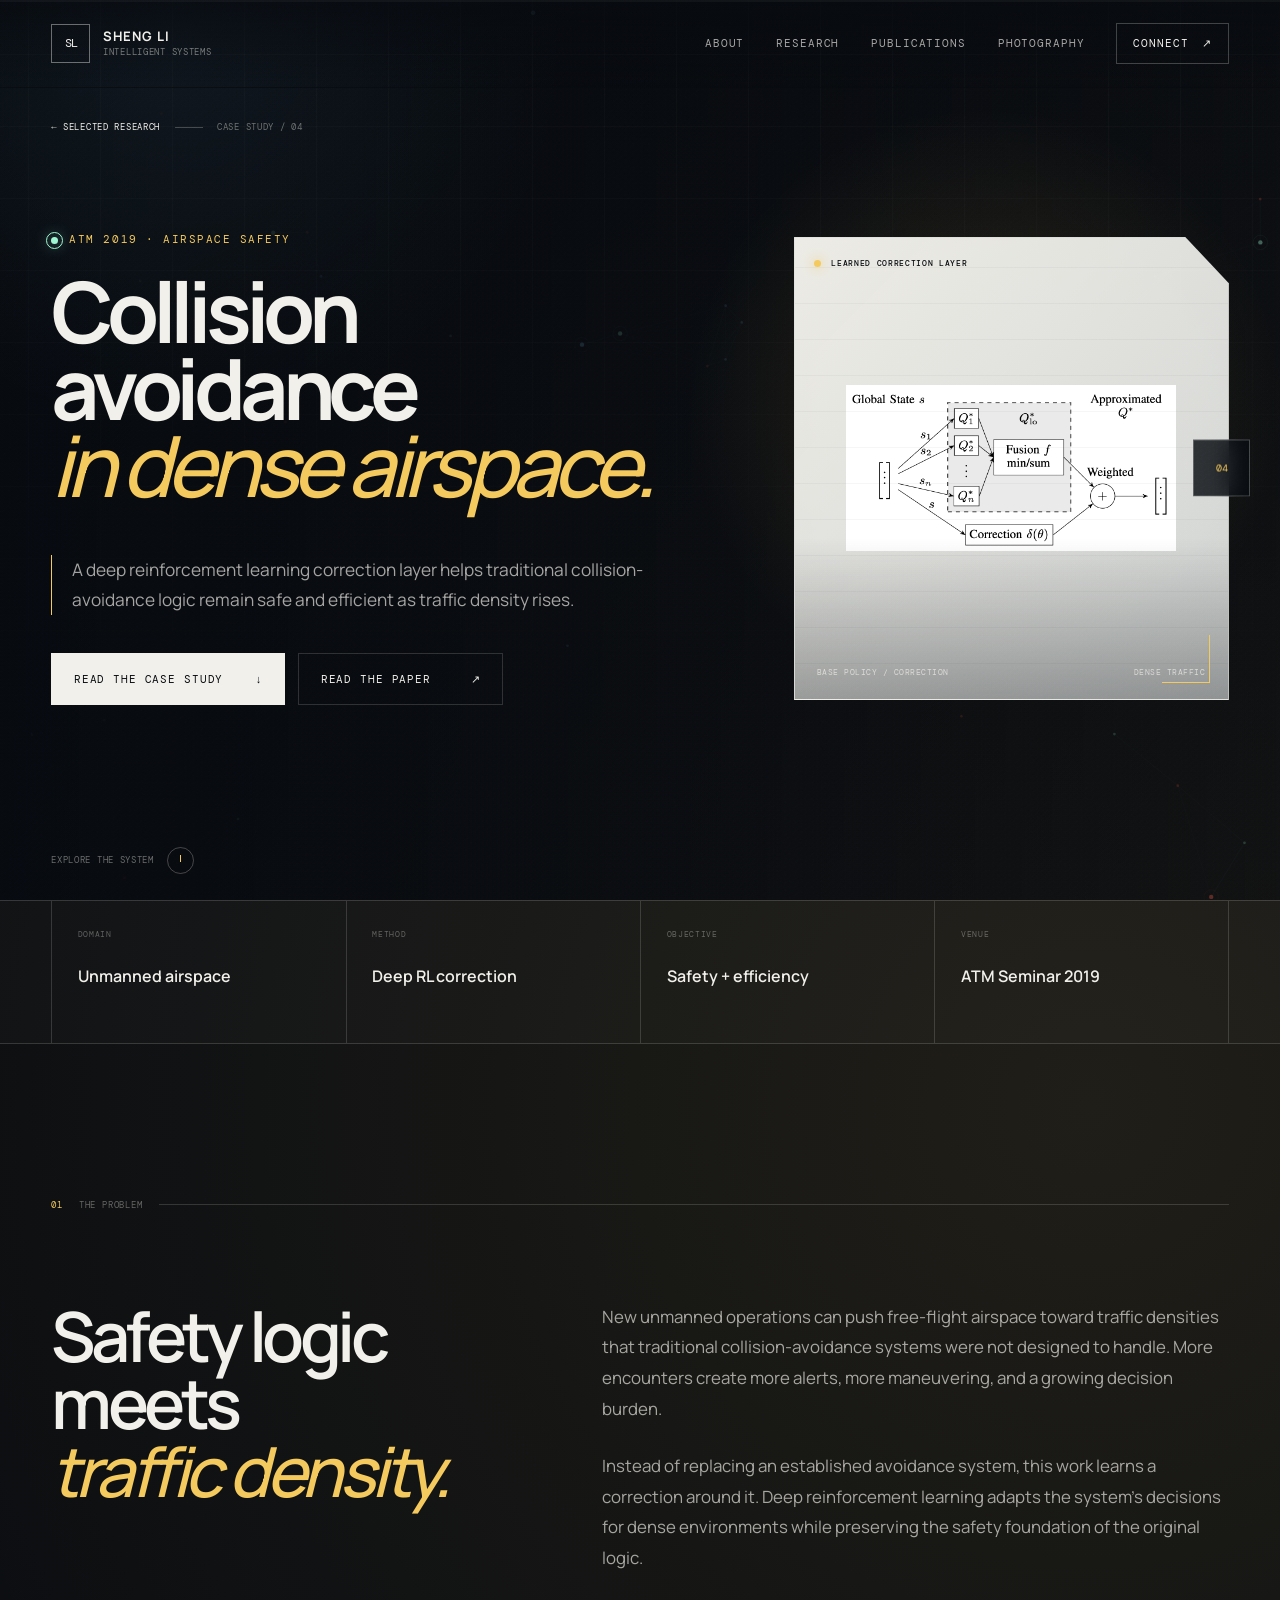
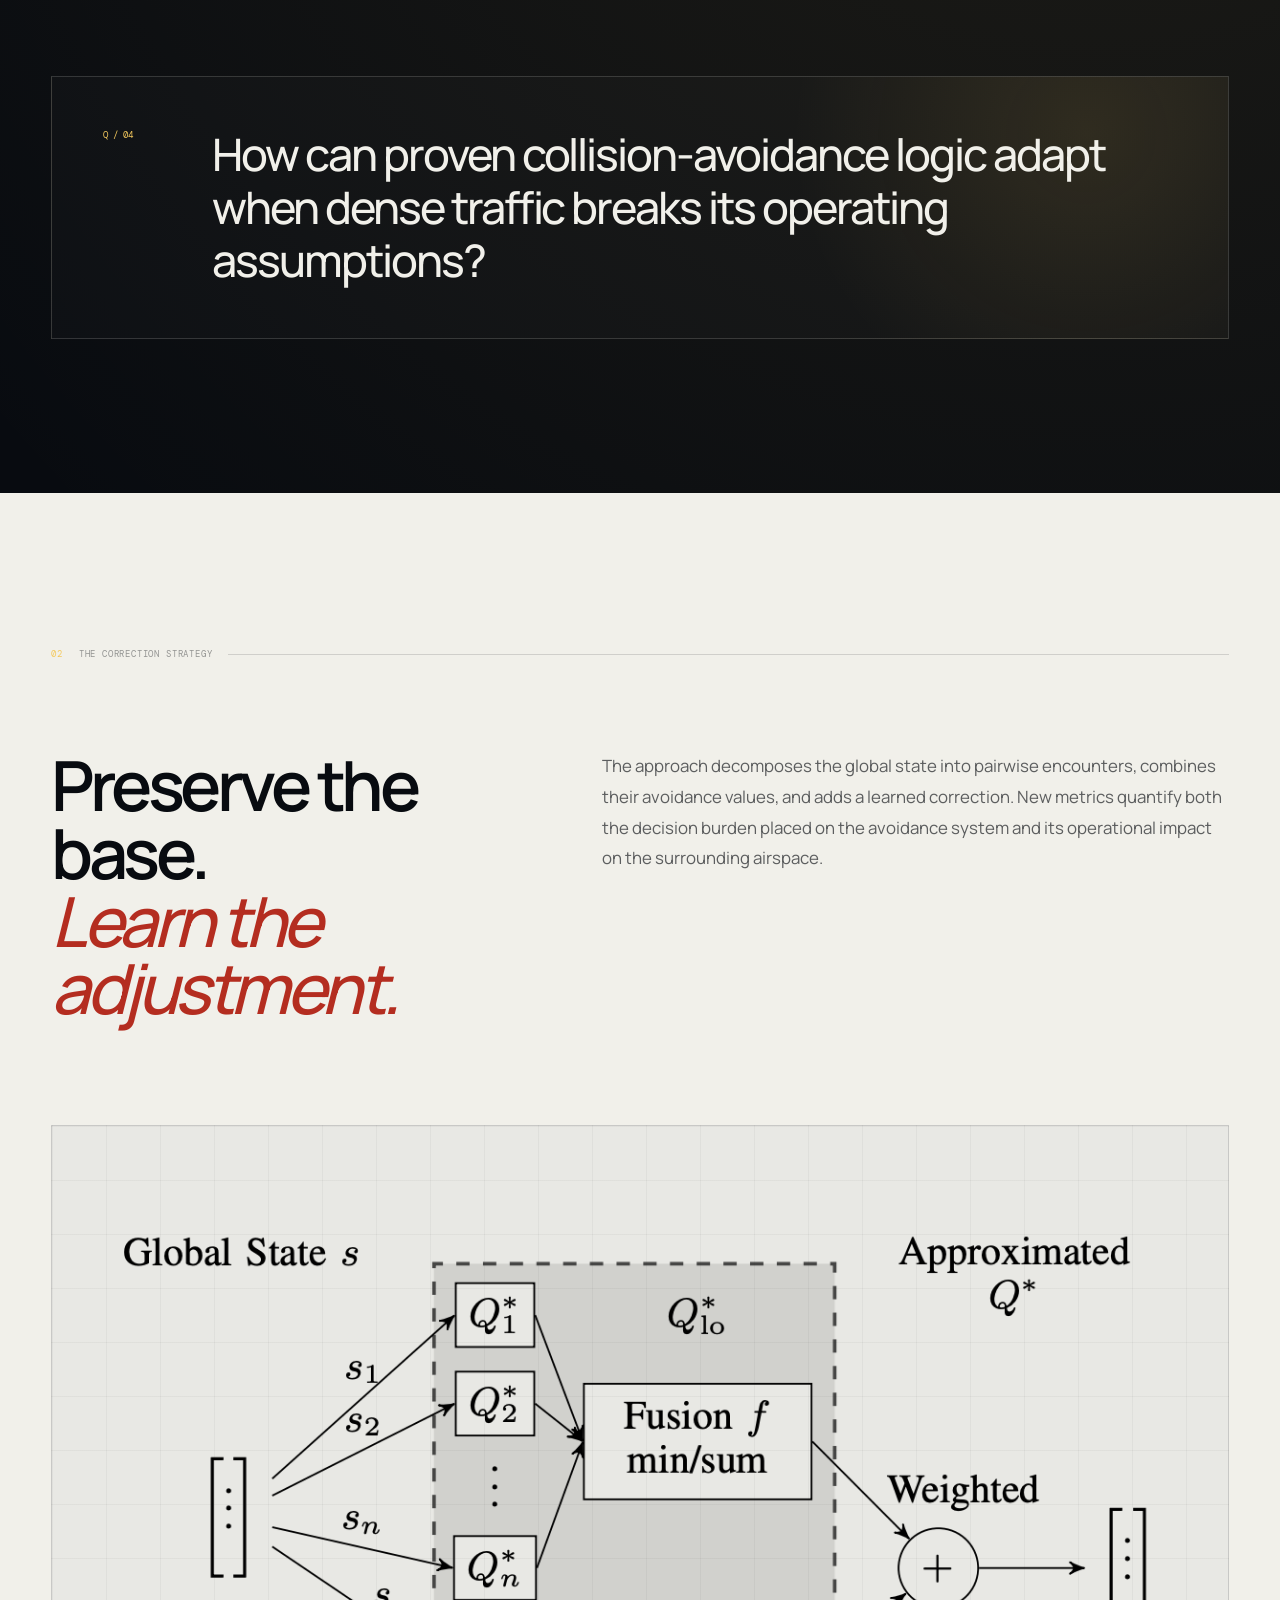
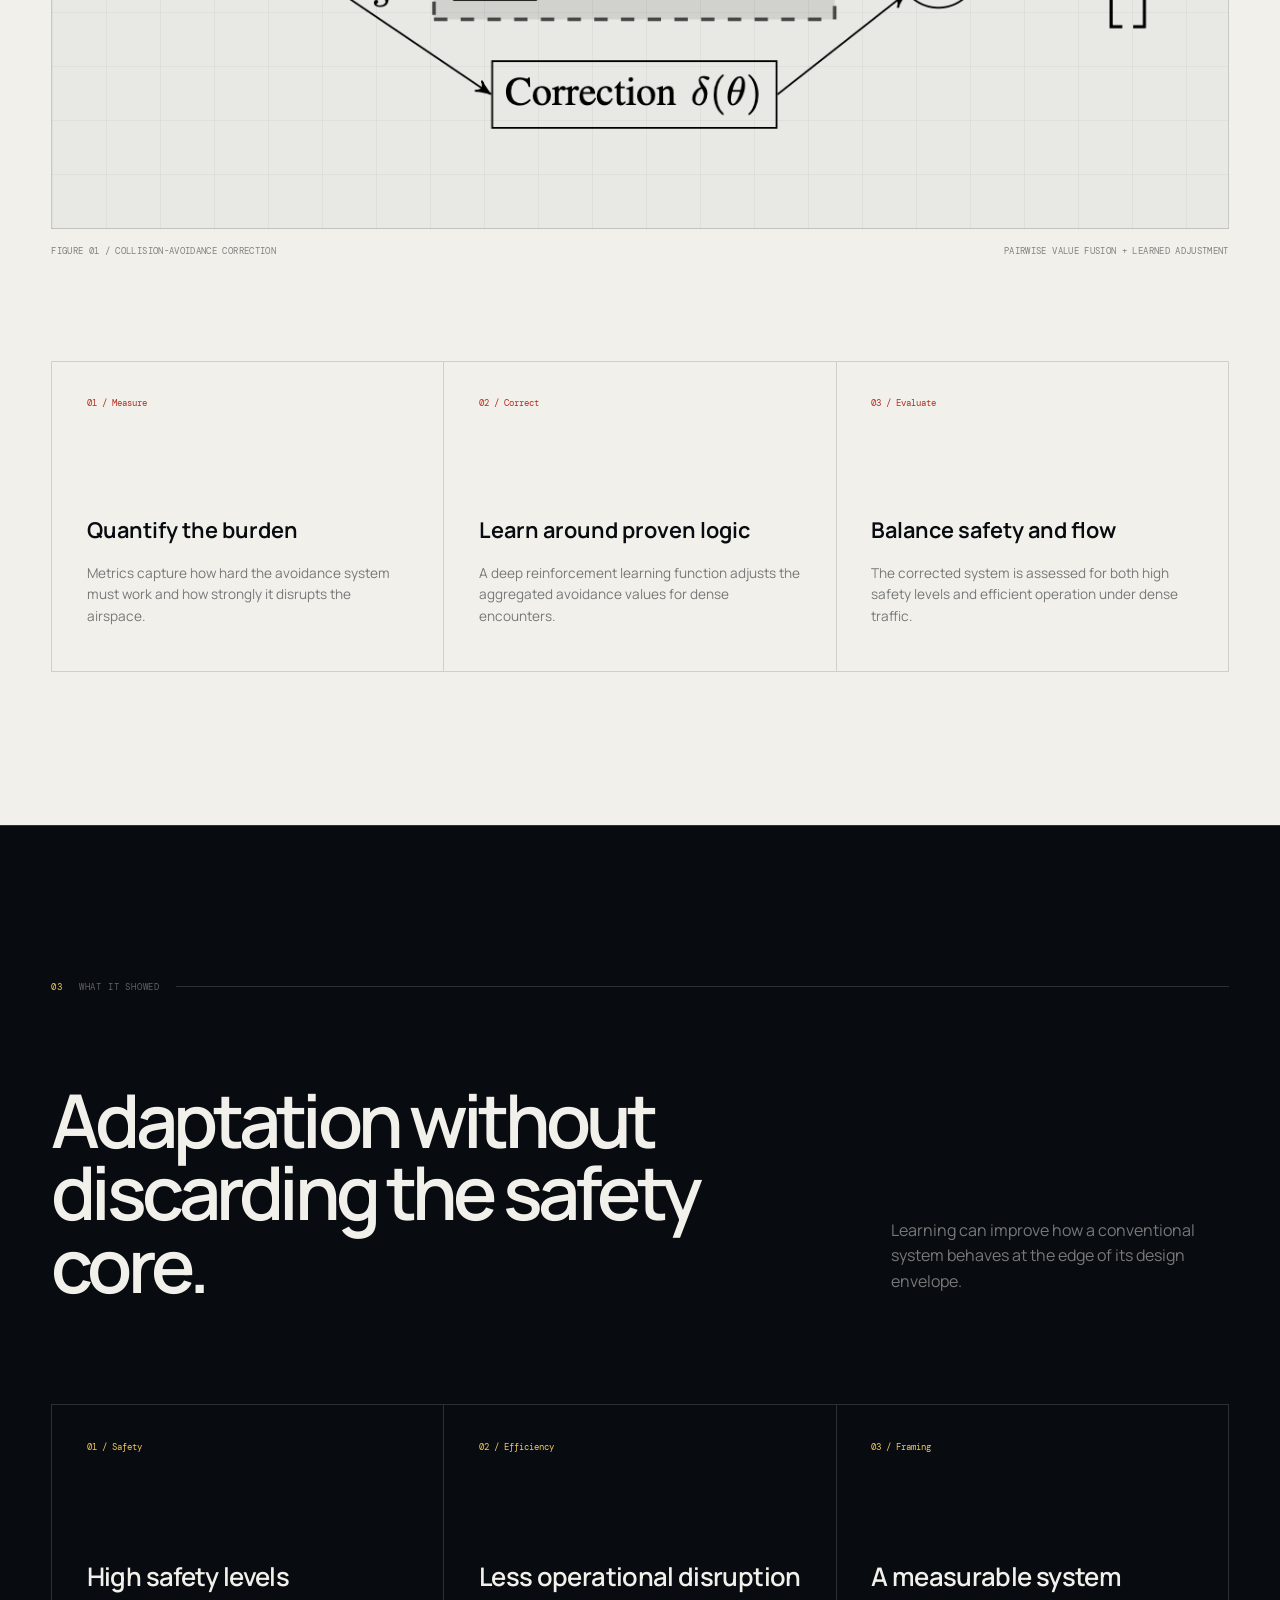
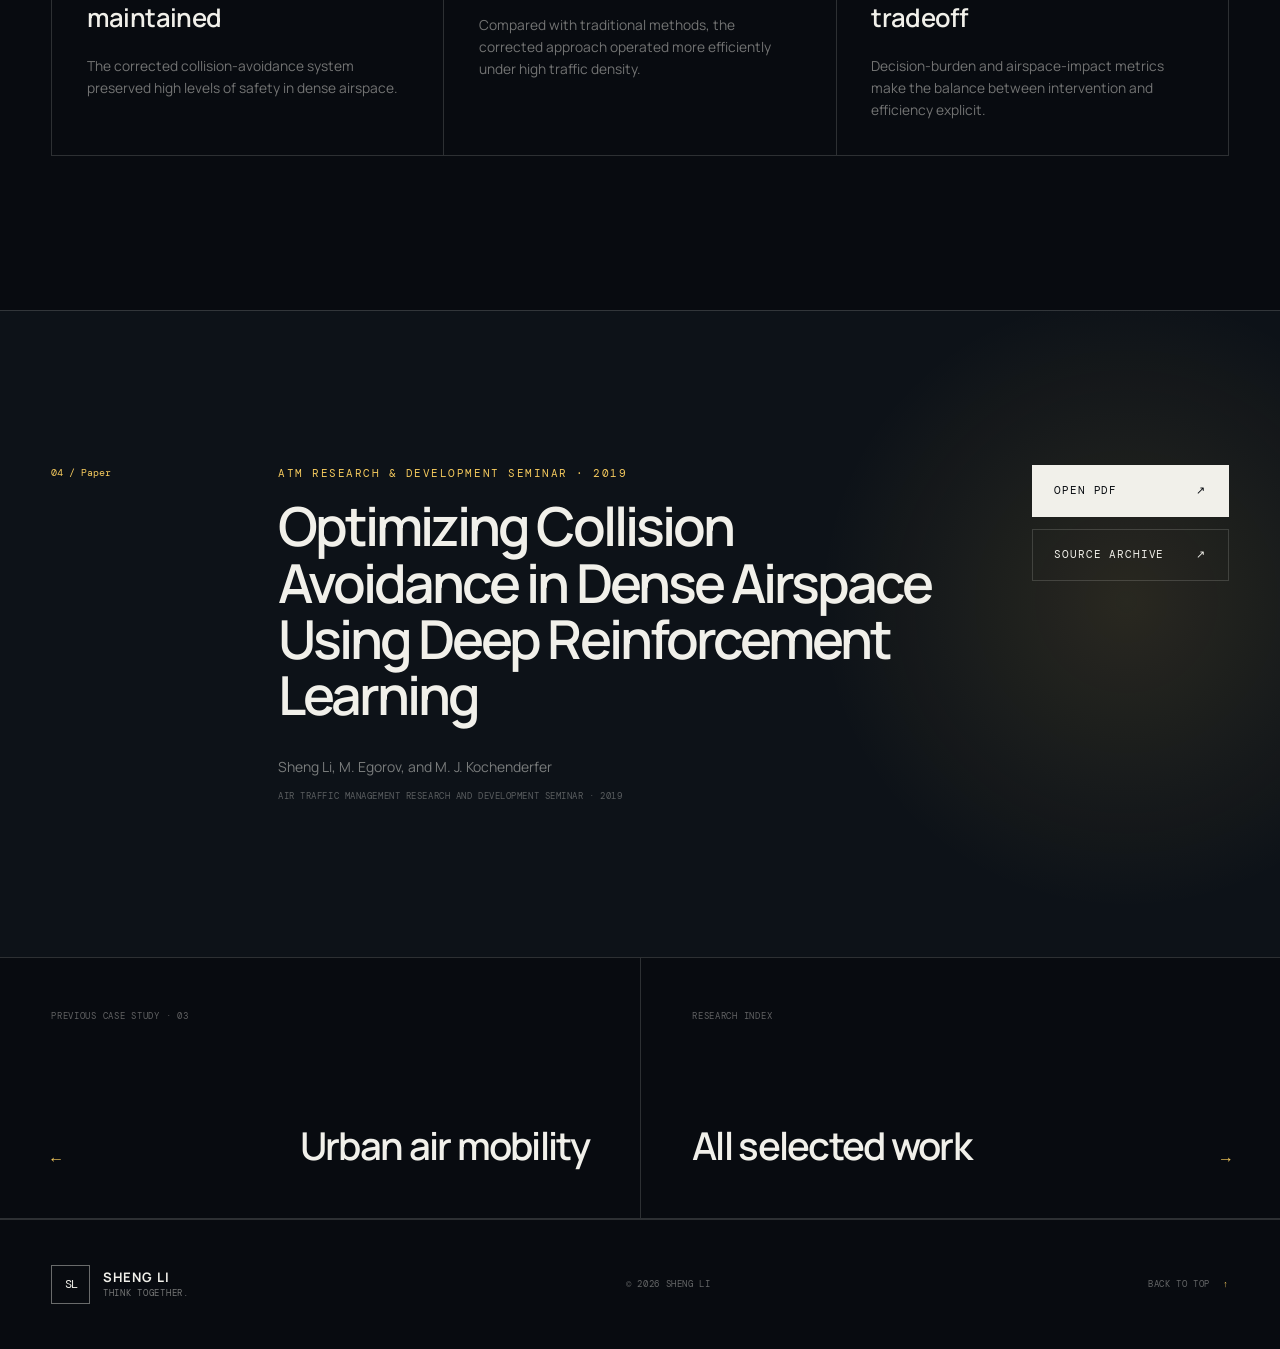
<file: projects/dense-airspace/index.html>
<!doctype html>
<html lang="en">
<head>
  <meta charset="UTF-8">
  <meta name="viewport" content="width=device-width, initial-scale=1">
  <meta name="description" content="Sheng Li's deep reinforcement learning approach to collision avoidance in dense unmanned airspace.">
  <meta name="author" content="Sheng Li">
  <meta name="theme-color" content="#080b10">
  <meta property="og:type" content="article">
  <meta property="og:title" content="Collision Avoidance in Dense Airspace — Sheng Li">
  <meta property="og:description" content="Correcting traditional collision avoidance for safer, more efficient high-density airspace.">
  <meta property="og:url" content="https://gpage.sheng-li.me/projects/dense-airspace/">
  <meta property="og:image" content="https://gpage.sheng-li.me/assets/images/og.png">
  <meta name="twitter:card" content="summary_large_image">
  <link rel="canonical" href="https://gpage.sheng-li.me/projects/dense-airspace/">
  <link rel="icon" href="../../assets/images/favicon.png" type="image/png">
  <link rel="preconnect" href="https://fonts.googleapis.com">
  <link rel="preconnect" href="https://fonts.gstatic.com" crossorigin>
  <link href="https://fonts.googleapis.com/css2?family=DM+Mono:wght@300;400;500&amp;family=Manrope:wght@400;500;600;700;800&amp;display=swap" rel="stylesheet">
  <script>document.documentElement.classList.add("js");</script>
  <link rel="stylesheet" href="../../styles.css">
  <link rel="stylesheet" href="../../project.css">
  <title>Collision Avoidance in Dense Airspace — Sheng Li</title>
</head>
<body class="project-page collision">
  <a class="skip-link" href="#main">Skip to content</a>
  <div class="page-noise" aria-hidden="true"></div>
  <div class="scroll-progress" aria-hidden="true"><span></span></div>

  <header class="site-header" data-header>
    <a class="brand" href="../../" aria-label="Sheng Li, home">
      <span class="brand-mark">SL</span>
      <span class="brand-copy"><strong>Sheng Li</strong><small>Intelligent systems</small></span>
    </a>
    <button class="menu-toggle" type="button" aria-expanded="false" aria-controls="primary-nav">
      <span></span><span></span><span class="sr-only">Toggle navigation</span>
    </button>
    <nav class="primary-nav" id="primary-nav" aria-label="Primary navigation">
      <a href="../../#about">About</a>
      <a href="../../#research">Research</a>
      <a href="../../#publications">Publications</a>
      <a href="../../#photography">Photography</a>
      <a class="nav-contact" href="../../#contact">Connect <span>↗</span></a>
    </nav>
  </header>

  <main id="main">
    <section class="hero project-hero" id="top" aria-labelledby="project-title">
      <canvas id="agent-canvas" aria-hidden="true"></canvas>
      <div class="hero-grid" aria-hidden="true"></div>
      <p class="project-breadcrumb">
        <a href="../">← Selected research</a><i></i><span>Case study / 04</span>
      </p>

      <div class="project-hero-copy">
        <p class="eyebrow reveal"><span class="status-dot"></span> ATM 2019 · Airspace safety</p>
        <h1 id="project-title" class="reveal">
          Collision avoidance
          <span class="accent-line">in dense airspace.</span>
        </h1>
        <p class="hero-intro reveal">
          A deep reinforcement learning correction layer helps traditional
          collision-avoidance logic remain safe and efficient as traffic density rises.
        </p>
        <div class="hero-actions reveal">
          <a class="button button-primary" href="#overview">Read the case study <span>↓</span></a>
          <a class="button button-ghost" href="https://arxiv.org/pdf/1912.10146.pdf" target="_blank" rel="noreferrer">Read the paper <span>↗</span></a>
        </div>
      </div>

      <div class="project-visual reveal">
        <div class="project-visual-frame">
          <span class="project-visual-tag">Learned correction layer</span>
          <img src="../../assets/images/project-collision.png" alt="Deep reinforcement learning correction architecture for collision avoidance" width="1122" height="566">
          <div class="project-visual-meta" aria-hidden="true"><span>Base policy / Correction</span><span>Dense traffic</span></div>
        </div>
        <span class="project-visual-index">04</span>
      </div>
      <a class="scroll-cue" href="#overview"><span>Explore the system</span><i aria-hidden="true"></i></a>
    </section>

    <section class="project-facts" aria-label="Project facts">
      <div class="project-facts-inner">
        <div class="project-fact"><small>Domain</small><strong>Unmanned airspace</strong></div>
        <div class="project-fact"><small>Method</small><strong>Deep RL correction</strong></div>
        <div class="project-fact"><small>Objective</small><strong>Safety + efficiency</strong></div>
        <div class="project-fact"><small>Venue</small><strong>ATM Seminar 2019</strong></div>
      </div>
    </section>

    <section class="case-section" id="overview" aria-labelledby="overview-title">
      <div class="case-label reveal"><span>01</span> The problem</div>
      <div class="case-heading-grid">
        <h2 id="overview-title" class="reveal">Safety logic meets <em>traffic density.</em></h2>
        <div class="case-copy reveal">
          <p>
            New unmanned operations can push free-flight airspace toward traffic
            densities that traditional collision-avoidance systems were not
            designed to handle. More encounters create more alerts, more
            maneuvering, and a growing decision burden.
          </p>
          <p>
            Instead of replacing an established avoidance system, this work
            learns a correction around it. Deep reinforcement learning adapts
            the system’s decisions for dense environments while preserving the
            safety foundation of the original logic.
          </p>
        </div>
      </div>
      <div class="project-question reveal">
        <span>Q / 04</span>
        <blockquote>How can proven collision-avoidance logic adapt when dense traffic breaks its operating assumptions?</blockquote>
      </div>
    </section>

    <section class="case-section method-section" id="method" aria-labelledby="method-title">
      <div class="case-label reveal"><span>02</span> The correction strategy</div>
      <div class="case-heading-grid">
        <h2 id="method-title" class="reveal">Preserve the base. <em>Learn the adjustment.</em></h2>
        <div class="case-copy reveal">
          <p>
            The approach decomposes the global state into pairwise encounters,
            combines their avoidance values, and adds a learned correction. New
            metrics quantify both the decision burden placed on the avoidance
            system and its operational impact on the surrounding airspace.
          </p>
        </div>
      </div>

      <figure class="method-figure reveal">
        <div class="method-image">
          <img src="../../assets/images/project-collision.png" alt="Architecture combining pairwise collision-avoidance values with a learned correction function" width="1122" height="566" loading="lazy">
        </div>
        <figcaption><span>Figure 01 / Collision-avoidance correction</span><span>Pairwise value fusion + learned adjustment</span></figcaption>
      </figure>

      <div class="method-steps">
        <article class="method-step reveal">
          <span>01 / Measure</span>
          <h3>Quantify the burden</h3>
          <p>Metrics capture how hard the avoidance system must work and how strongly it disrupts the airspace.</p>
        </article>
        <article class="method-step reveal">
          <span>02 / Correct</span>
          <h3>Learn around proven logic</h3>
          <p>A deep reinforcement learning function adjusts the aggregated avoidance values for dense encounters.</p>
        </article>
        <article class="method-step reveal">
          <span>03 / Evaluate</span>
          <h3>Balance safety and flow</h3>
          <p>The corrected system is assessed for both high safety levels and efficient operation under dense traffic.</p>
        </article>
      </div>
    </section>

    <section class="case-section" id="findings" aria-labelledby="findings-title">
      <div class="case-label reveal"><span>03</span> What it showed</div>
      <div class="findings-heading">
        <h2 id="findings-title" class="reveal">Adaptation without discarding the safety core.</h2>
        <p class="reveal">Learning can improve how a conventional system behaves at the edge of its design envelope.</p>
      </div>
      <div class="finding-grid">
        <article class="finding-card reveal">
          <span>01 / Safety</span>
          <h3>High safety levels maintained</h3>
          <p>The corrected collision-avoidance system preserved high levels of safety in dense airspace.</p>
        </article>
        <article class="finding-card reveal">
          <span>02 / Efficiency</span>
          <h3>Less operational disruption</h3>
          <p>Compared with traditional methods, the corrected approach operated more efficiently under high traffic density.</p>
        </article>
        <article class="finding-card reveal">
          <span>03 / Framing</span>
          <h3>A measurable system tradeoff</h3>
          <p>Decision-burden and airspace-impact metrics make the balance between intervention and efficiency explicit.</p>
        </article>
      </div>
    </section>

    <section class="paper-section" id="paper" aria-labelledby="paper-title">
      <div class="paper-inner">
        <span class="paper-index">04 / Paper</span>
        <div class="paper-copy reveal">
          <p class="kicker">ATM Research &amp; Development Seminar · 2019</p>
          <h2 id="paper-title">Optimizing Collision Avoidance in Dense Airspace Using Deep Reinforcement Learning</h2>
          <p class="paper-authors">Sheng Li, M. Egorov, and M. J. Kochenderfer</p>
          <p class="paper-venue">Air Traffic Management Research and Development Seminar · 2019</p>
        </div>
        <div class="paper-actions reveal">
          <a class="button button-primary" href="https://arxiv.org/pdf/1912.10146.pdf" target="_blank" rel="noreferrer">Open PDF <span>↗</span></a>
          <a class="button button-ghost" href="https://sheng-li.me/project-1/" target="_blank" rel="noreferrer">Source archive <span>↗</span></a>
        </div>
      </div>
    </section>

    <nav class="project-navigation" aria-label="More research">
      <a class="project-nav-link previous" href="../urban-air-mobility/">
        <small>Previous case study · 03</small>
        <strong><span>←</span> Urban air mobility</strong>
      </a>
      <a class="project-nav-link" href="../">
        <small>Research index</small>
        <strong>All selected work <span>→</span></strong>
      </a>
    </nav>
  </main>

  <footer class="site-footer">
    <a class="brand footer-brand" href="../../" aria-label="Back home">
      <span class="brand-mark">SL</span>
      <span class="brand-copy"><strong>Sheng Li</strong><small>Think together.</small></span>
    </a>
    <p>© <span data-year>2026</span> Sheng Li</p>
    <a class="back-to-top" href="#top">Back to top <span>↑</span></a>
  </footer>
  <script src="../../script.js"></script>
</body>
</html>
</file>
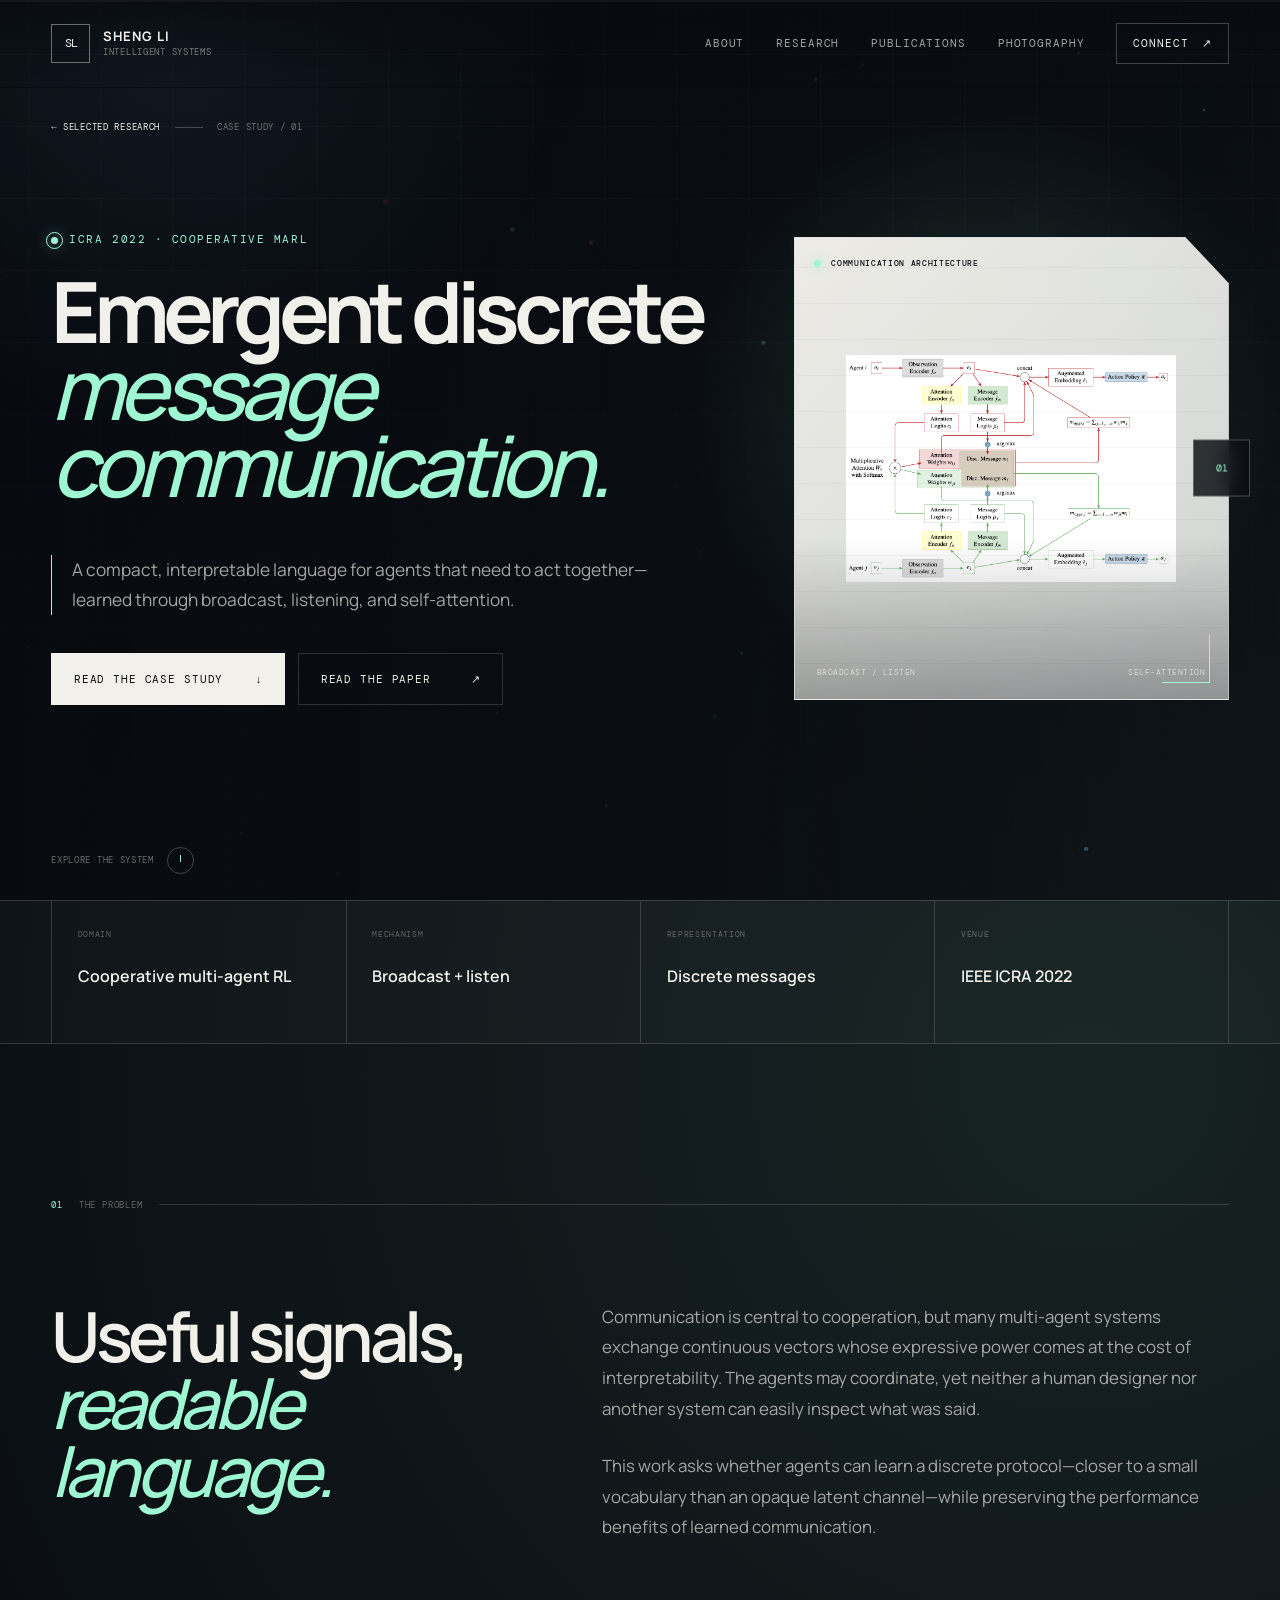
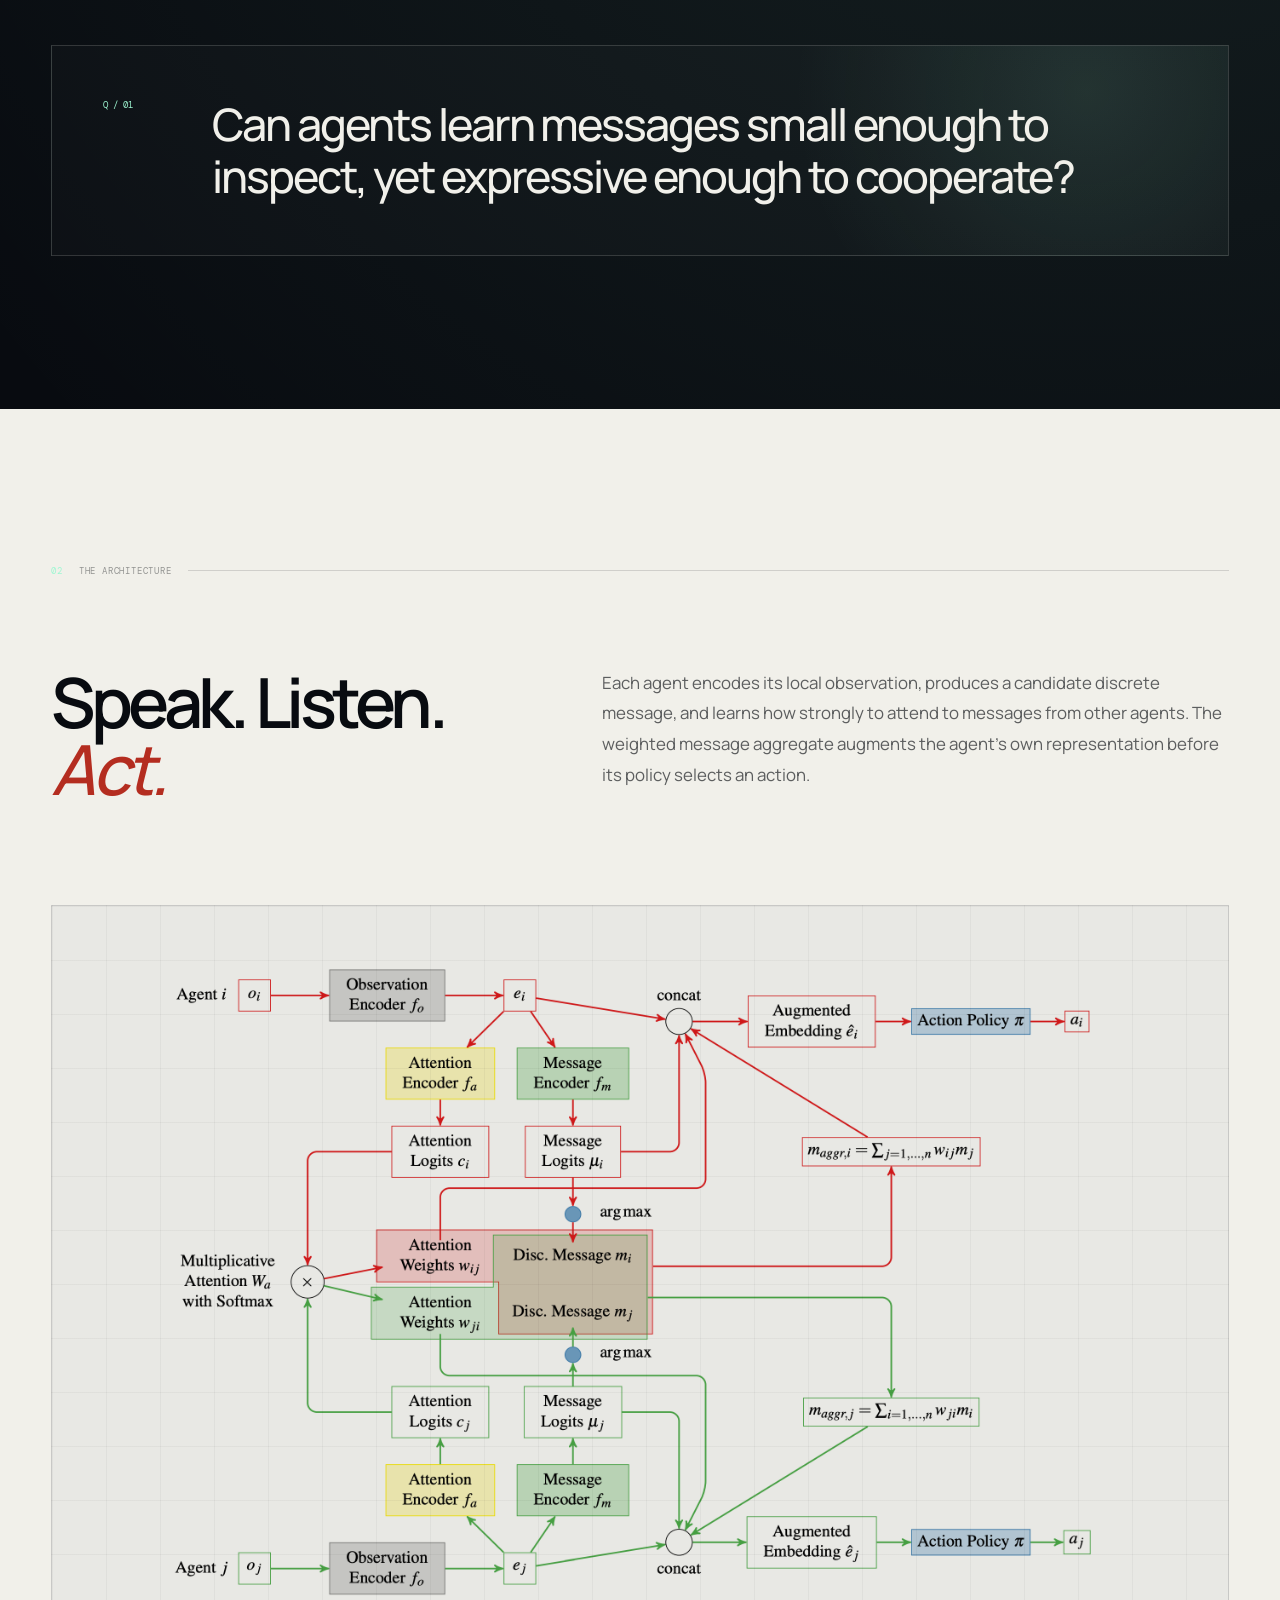
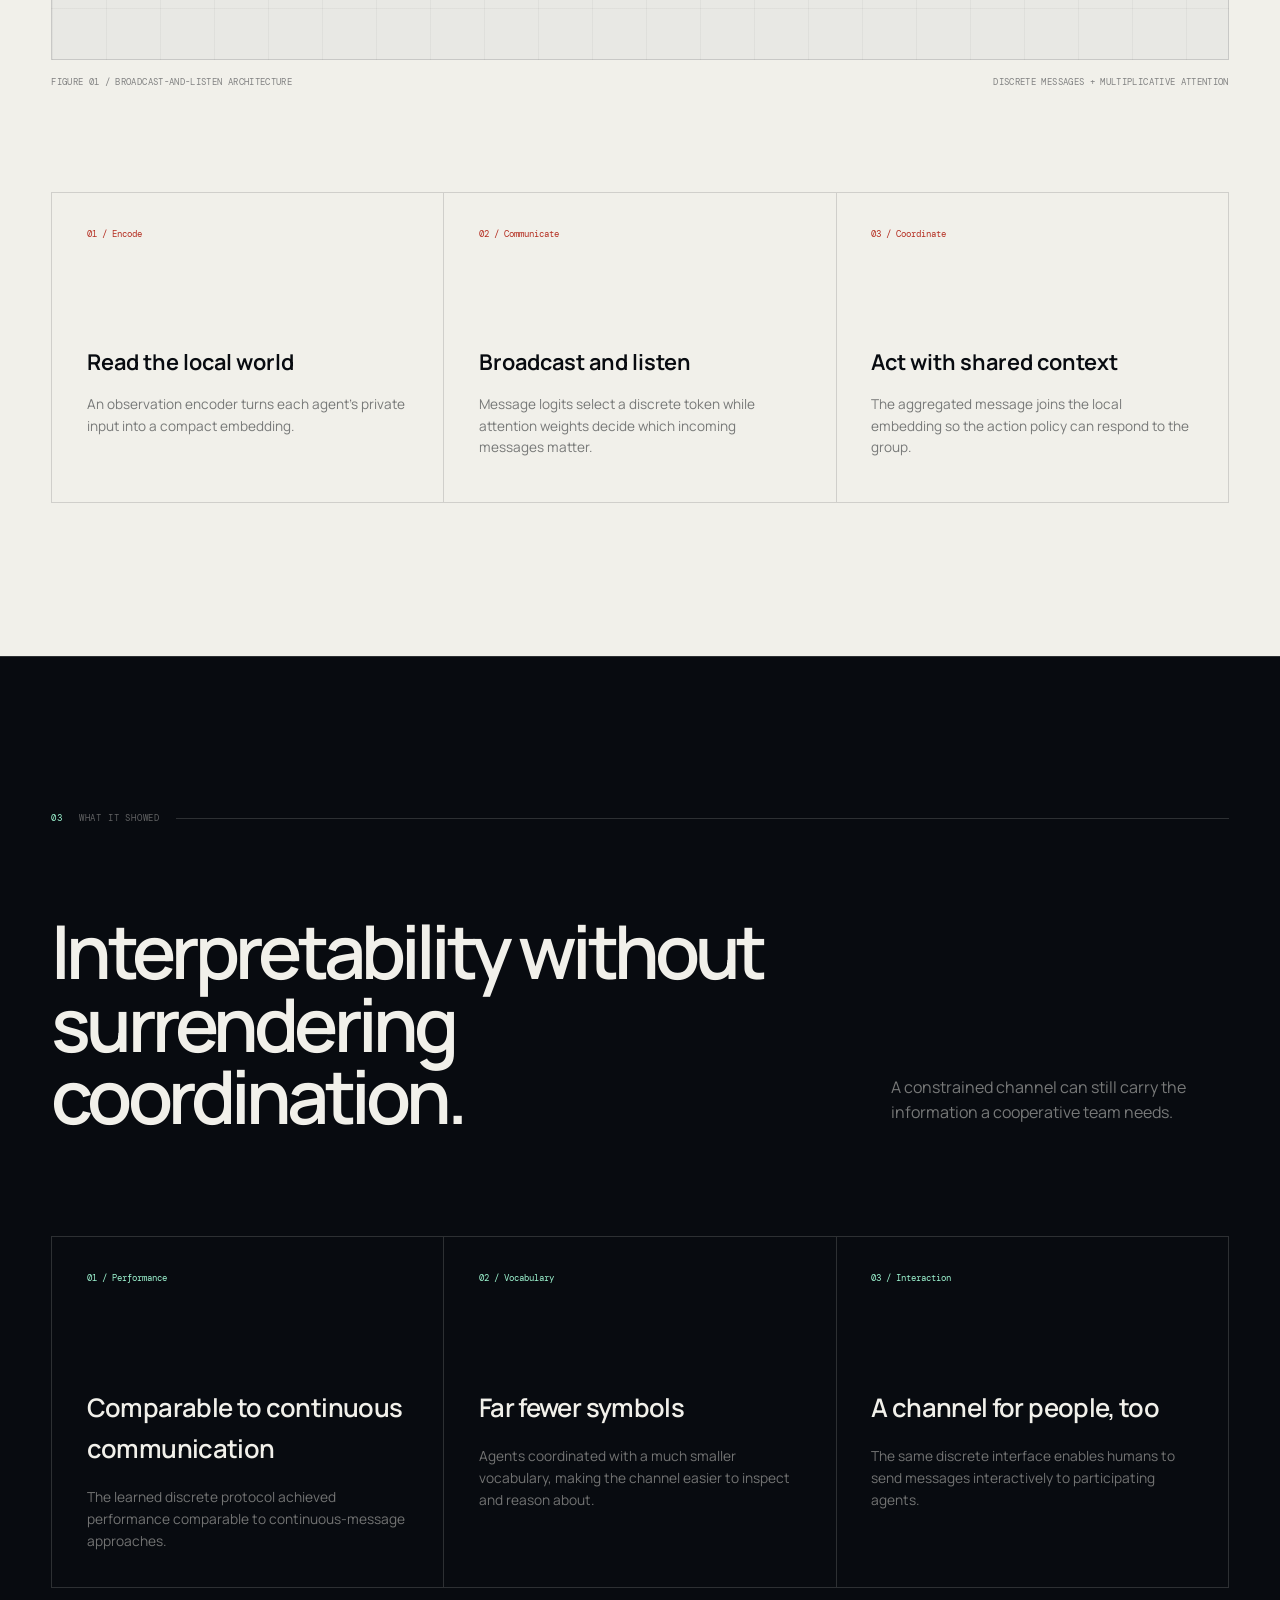
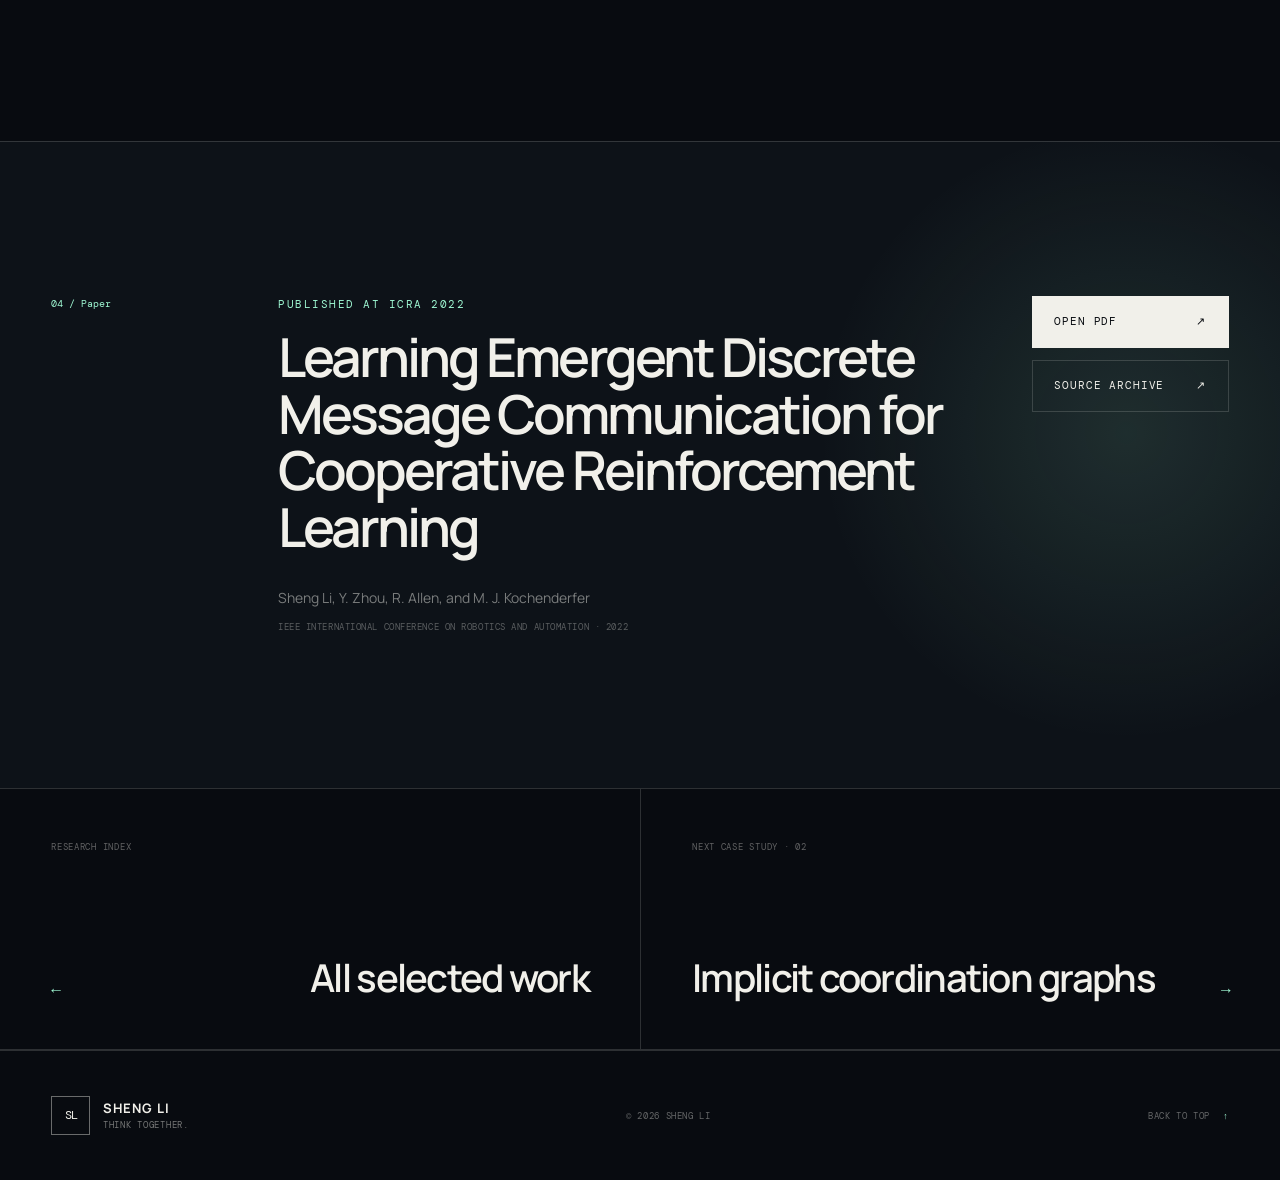
<file: projects/emergent-communication/index.html>
<!doctype html>
<html lang="en">
<head>
  <meta charset="UTF-8">
  <meta name="viewport" content="width=device-width, initial-scale=1">
  <meta name="description" content="Sheng Li's research on interpretable discrete message communication for cooperative multi-agent reinforcement learning.">
  <meta name="author" content="Sheng Li">
  <meta name="theme-color" content="#080b10">
  <meta property="og:type" content="article">
  <meta property="og:title" content="Emergent Discrete Message Communication — Sheng Li">
  <meta property="og:description" content="A compact, interpretable language for agents that need to act together.">
  <meta property="og:url" content="https://gpage.sheng-li.me/projects/emergent-communication/">
  <meta property="og:image" content="https://gpage.sheng-li.me/assets/images/og.png">
  <meta name="twitter:card" content="summary_large_image">
  <link rel="canonical" href="https://gpage.sheng-li.me/projects/emergent-communication/">
  <link rel="icon" href="../../assets/images/favicon.png" type="image/png">
  <link rel="preconnect" href="https://fonts.googleapis.com">
  <link rel="preconnect" href="https://fonts.gstatic.com" crossorigin>
  <link href="https://fonts.googleapis.com/css2?family=DM+Mono:wght@300;400;500&amp;family=Manrope:wght@400;500;600;700;800&amp;display=swap" rel="stylesheet">
  <script>document.documentElement.classList.add("js");</script>
  <link rel="stylesheet" href="../../styles.css">
  <link rel="stylesheet" href="../../project.css">
  <title>Emergent Discrete Message Communication — Sheng Li</title>
</head>
<body class="project-page communication">
  <a class="skip-link" href="#main">Skip to content</a>
  <div class="page-noise" aria-hidden="true"></div>
  <div class="scroll-progress" aria-hidden="true"><span></span></div>

  <header class="site-header" data-header>
    <a class="brand" href="../../" aria-label="Sheng Li, home">
      <span class="brand-mark">SL</span>
      <span class="brand-copy"><strong>Sheng Li</strong><small>Intelligent systems</small></span>
    </a>
    <button class="menu-toggle" type="button" aria-expanded="false" aria-controls="primary-nav">
      <span></span><span></span><span class="sr-only">Toggle navigation</span>
    </button>
    <nav class="primary-nav" id="primary-nav" aria-label="Primary navigation">
      <a href="../../#about">About</a>
      <a href="../../#research">Research</a>
      <a href="../../#publications">Publications</a>
      <a href="../../#photography">Photography</a>
      <a class="nav-contact" href="../../#contact">Connect <span>↗</span></a>
    </nav>
  </header>

  <main id="main">
    <section class="hero project-hero" id="top" aria-labelledby="project-title">
      <canvas id="agent-canvas" aria-hidden="true"></canvas>
      <div class="hero-grid" aria-hidden="true"></div>
      <p class="project-breadcrumb">
        <a href="../">← Selected research</a><i></i><span>Case study / 01</span>
      </p>

      <div class="project-hero-copy">
        <p class="eyebrow reveal"><span class="status-dot"></span> ICRA 2022 · Cooperative MARL</p>
        <h1 id="project-title" class="reveal">
          Emergent discrete
          <span class="accent-line">message communication.</span>
        </h1>
        <p class="hero-intro reveal">
          A compact, interpretable language for agents that need to act together—
          learned through broadcast, listening, and self-attention.
        </p>
        <div class="hero-actions reveal">
          <a class="button button-primary" href="#overview">Read the case study <span>↓</span></a>
          <a class="button button-ghost" href="https://arxiv.org/pdf/2102.12550.pdf" target="_blank" rel="noreferrer">Read the paper <span>↗</span></a>
        </div>
      </div>

      <div class="project-visual reveal">
        <div class="project-visual-frame">
          <span class="project-visual-tag">Communication architecture</span>
          <img src="../../assets/images/project-communication.png" alt="Architecture for discrete message communication between two cooperative agents" width="2222" height="1526">
          <div class="project-visual-meta" aria-hidden="true"><span>Broadcast / Listen</span><span>Self-attention</span></div>
        </div>
        <span class="project-visual-index">01</span>
      </div>
      <a class="scroll-cue" href="#overview"><span>Explore the system</span><i aria-hidden="true"></i></a>
    </section>

    <section class="project-facts" aria-label="Project facts">
      <div class="project-facts-inner">
        <div class="project-fact"><small>Domain</small><strong>Cooperative multi-agent RL</strong></div>
        <div class="project-fact"><small>Mechanism</small><strong>Broadcast + listen</strong></div>
        <div class="project-fact"><small>Representation</small><strong>Discrete messages</strong></div>
        <div class="project-fact"><small>Venue</small><strong>IEEE ICRA 2022</strong></div>
      </div>
    </section>

    <section class="case-section" id="overview" aria-labelledby="overview-title">
      <div class="case-label reveal"><span>01</span> The problem</div>
      <div class="case-heading-grid">
        <h2 id="overview-title" class="reveal">Useful signals, <em>readable language.</em></h2>
        <div class="case-copy reveal">
          <p>
            Communication is central to cooperation, but many multi-agent systems
            exchange continuous vectors whose expressive power comes at the cost
            of interpretability. The agents may coordinate, yet neither a human
            designer nor another system can easily inspect what was said.
          </p>
          <p>
            This work asks whether agents can learn a discrete protocol—closer
            to a small vocabulary than an opaque latent channel—while preserving
            the performance benefits of learned communication.
          </p>
        </div>
      </div>
      <div class="project-question reveal">
        <span>Q / 01</span>
        <blockquote>Can agents learn messages small enough to inspect, yet expressive enough to cooperate?</blockquote>
      </div>
    </section>

    <section class="case-section method-section" id="method" aria-labelledby="method-title">
      <div class="case-label reveal"><span>02</span> The architecture</div>
      <div class="case-heading-grid">
        <h2 id="method-title" class="reveal">Speak. Listen. <em>Act.</em></h2>
        <div class="case-copy reveal">
          <p>
            Each agent encodes its local observation, produces a candidate
            discrete message, and learns how strongly to attend to messages from
            other agents. The weighted message aggregate augments the agent’s
            own representation before its policy selects an action.
          </p>
        </div>
      </div>

      <figure class="method-figure reveal">
        <div class="method-image">
          <img src="../../assets/images/project-communication.png" alt="Detailed broadcast-and-listen communication architecture with observation, attention, message, and action policy modules" width="2222" height="1526" loading="lazy">
        </div>
        <figcaption><span>Figure 01 / Broadcast-and-listen architecture</span><span>Discrete messages + multiplicative attention</span></figcaption>
      </figure>

      <div class="method-steps">
        <article class="method-step reveal">
          <span>01 / Encode</span>
          <h3>Read the local world</h3>
          <p>An observation encoder turns each agent’s private input into a compact embedding.</p>
        </article>
        <article class="method-step reveal">
          <span>02 / Communicate</span>
          <h3>Broadcast and listen</h3>
          <p>Message logits select a discrete token while attention weights decide which incoming messages matter.</p>
        </article>
        <article class="method-step reveal">
          <span>03 / Coordinate</span>
          <h3>Act with shared context</h3>
          <p>The aggregated message joins the local embedding so the action policy can respond to the group.</p>
        </article>
      </div>
    </section>

    <section class="case-section" id="findings" aria-labelledby="findings-title">
      <div class="case-label reveal"><span>03</span> What it showed</div>
      <div class="findings-heading">
        <h2 id="findings-title" class="reveal">Interpretability without surrendering coordination.</h2>
        <p class="reveal">A constrained channel can still carry the information a cooperative team needs.</p>
      </div>
      <div class="finding-grid">
        <article class="finding-card reveal">
          <span>01 / Performance</span>
          <h3>Comparable to continuous communication</h3>
          <p>The learned discrete protocol achieved performance comparable to continuous-message approaches.</p>
        </article>
        <article class="finding-card reveal">
          <span>02 / Vocabulary</span>
          <h3>Far fewer symbols</h3>
          <p>Agents coordinated with a much smaller vocabulary, making the channel easier to inspect and reason about.</p>
        </article>
        <article class="finding-card reveal">
          <span>03 / Interaction</span>
          <h3>A channel for people, too</h3>
          <p>The same discrete interface enables humans to send messages interactively to participating agents.</p>
        </article>
      </div>
    </section>

    <section class="paper-section" id="paper" aria-labelledby="paper-title">
      <div class="paper-inner">
        <span class="paper-index">04 / Paper</span>
        <div class="paper-copy reveal">
          <p class="kicker">Published at ICRA 2022</p>
          <h2 id="paper-title">Learning Emergent Discrete Message Communication for Cooperative Reinforcement Learning</h2>
          <p class="paper-authors">Sheng Li, Y. Zhou, R. Allen, and M. J. Kochenderfer</p>
          <p class="paper-venue">IEEE International Conference on Robotics and Automation · 2022</p>
        </div>
        <div class="paper-actions reveal">
          <a class="button button-primary" href="https://arxiv.org/pdf/2102.12550.pdf" target="_blank" rel="noreferrer">Open PDF <span>↗</span></a>
          <a class="button button-ghost" href="https://sheng-li.me/learning-emergent-discrete-message-communication-for-cooperative-reinforcement-learning/" target="_blank" rel="noreferrer">Source archive <span>↗</span></a>
        </div>
      </div>
    </section>

    <nav class="project-navigation" aria-label="More research">
      <a class="project-nav-link previous" href="../">
        <small>Research index</small>
        <strong><span>←</span> All selected work</strong>
      </a>
      <a class="project-nav-link" href="../implicit-coordination/">
        <small>Next case study · 02</small>
        <strong>Implicit coordination graphs <span>→</span></strong>
      </a>
    </nav>
  </main>

  <footer class="site-footer">
    <a class="brand footer-brand" href="../../" aria-label="Back home">
      <span class="brand-mark">SL</span>
      <span class="brand-copy"><strong>Sheng Li</strong><small>Think together.</small></span>
    </a>
    <p>© <span data-year>2026</span> Sheng Li</p>
    <a class="back-to-top" href="#top">Back to top <span>↑</span></a>
  </footer>
  <script src="../../script.js"></script>
</body>
</html>
</file>
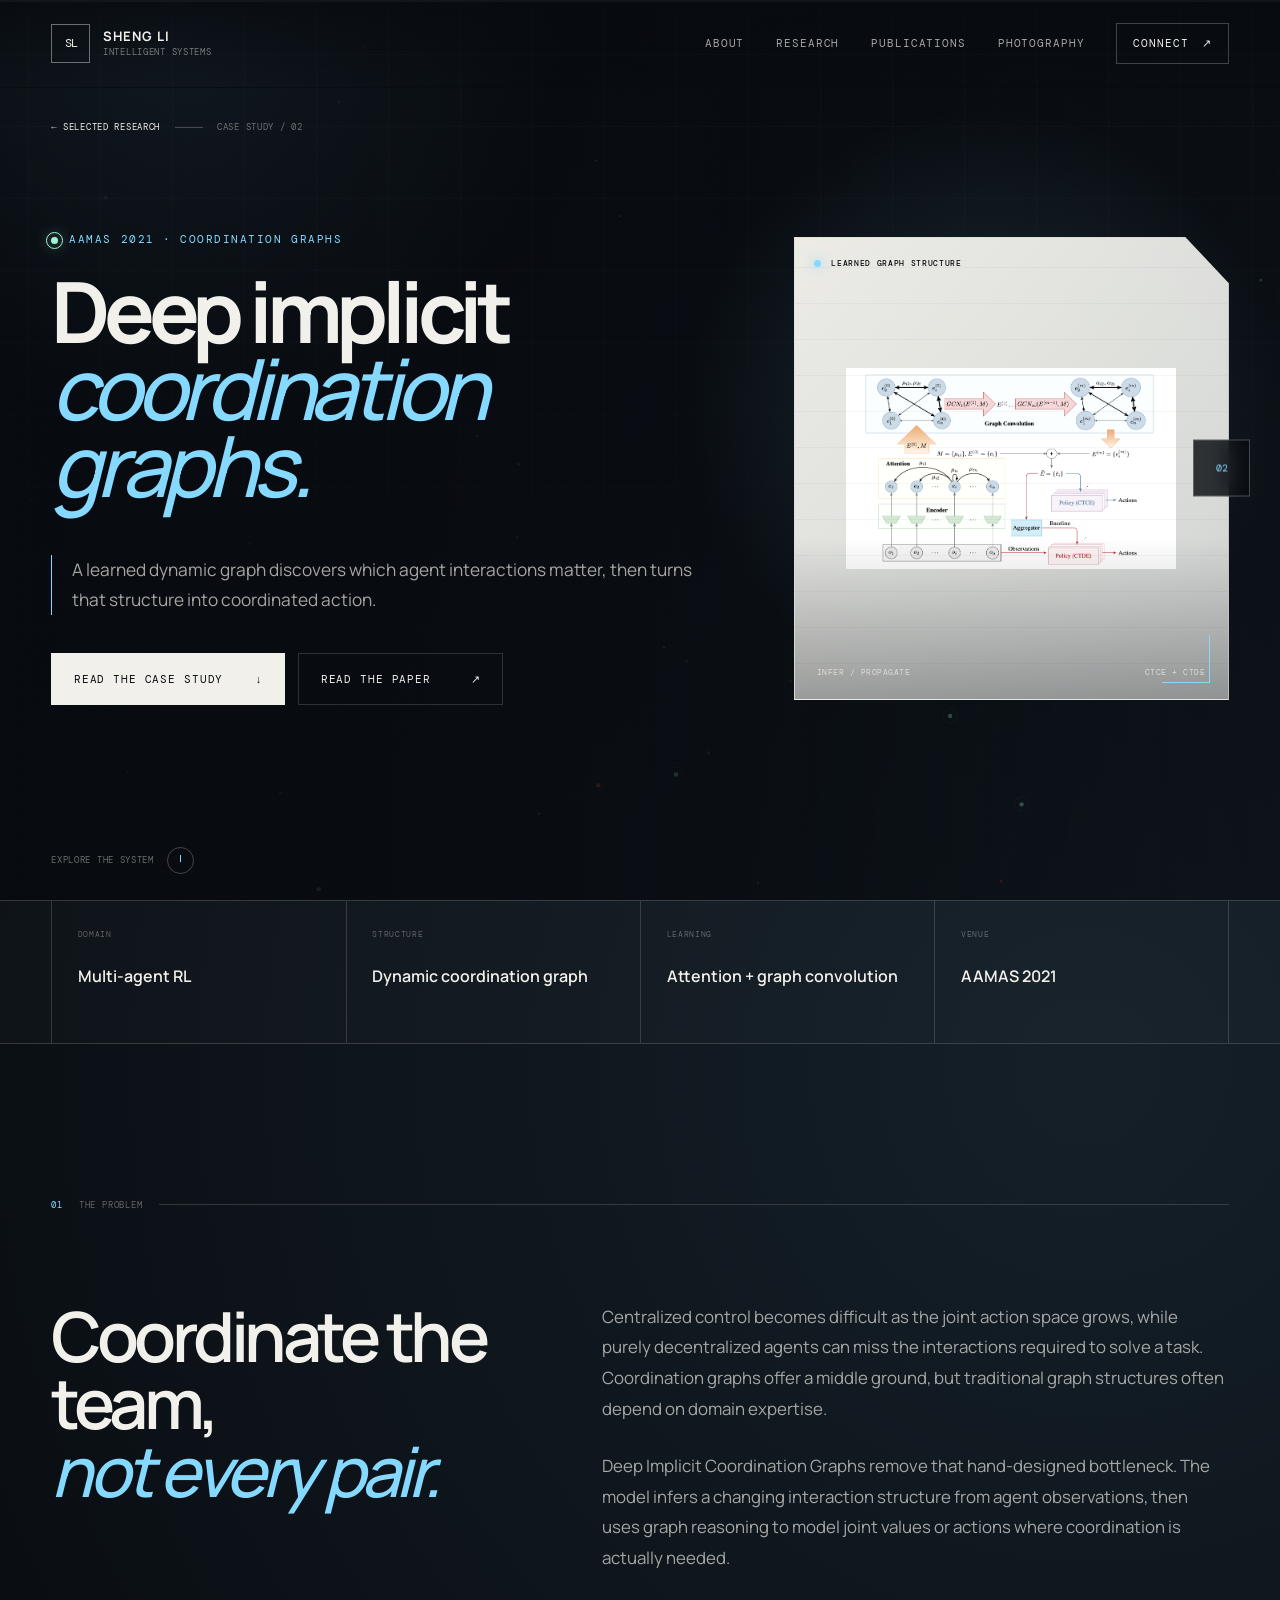
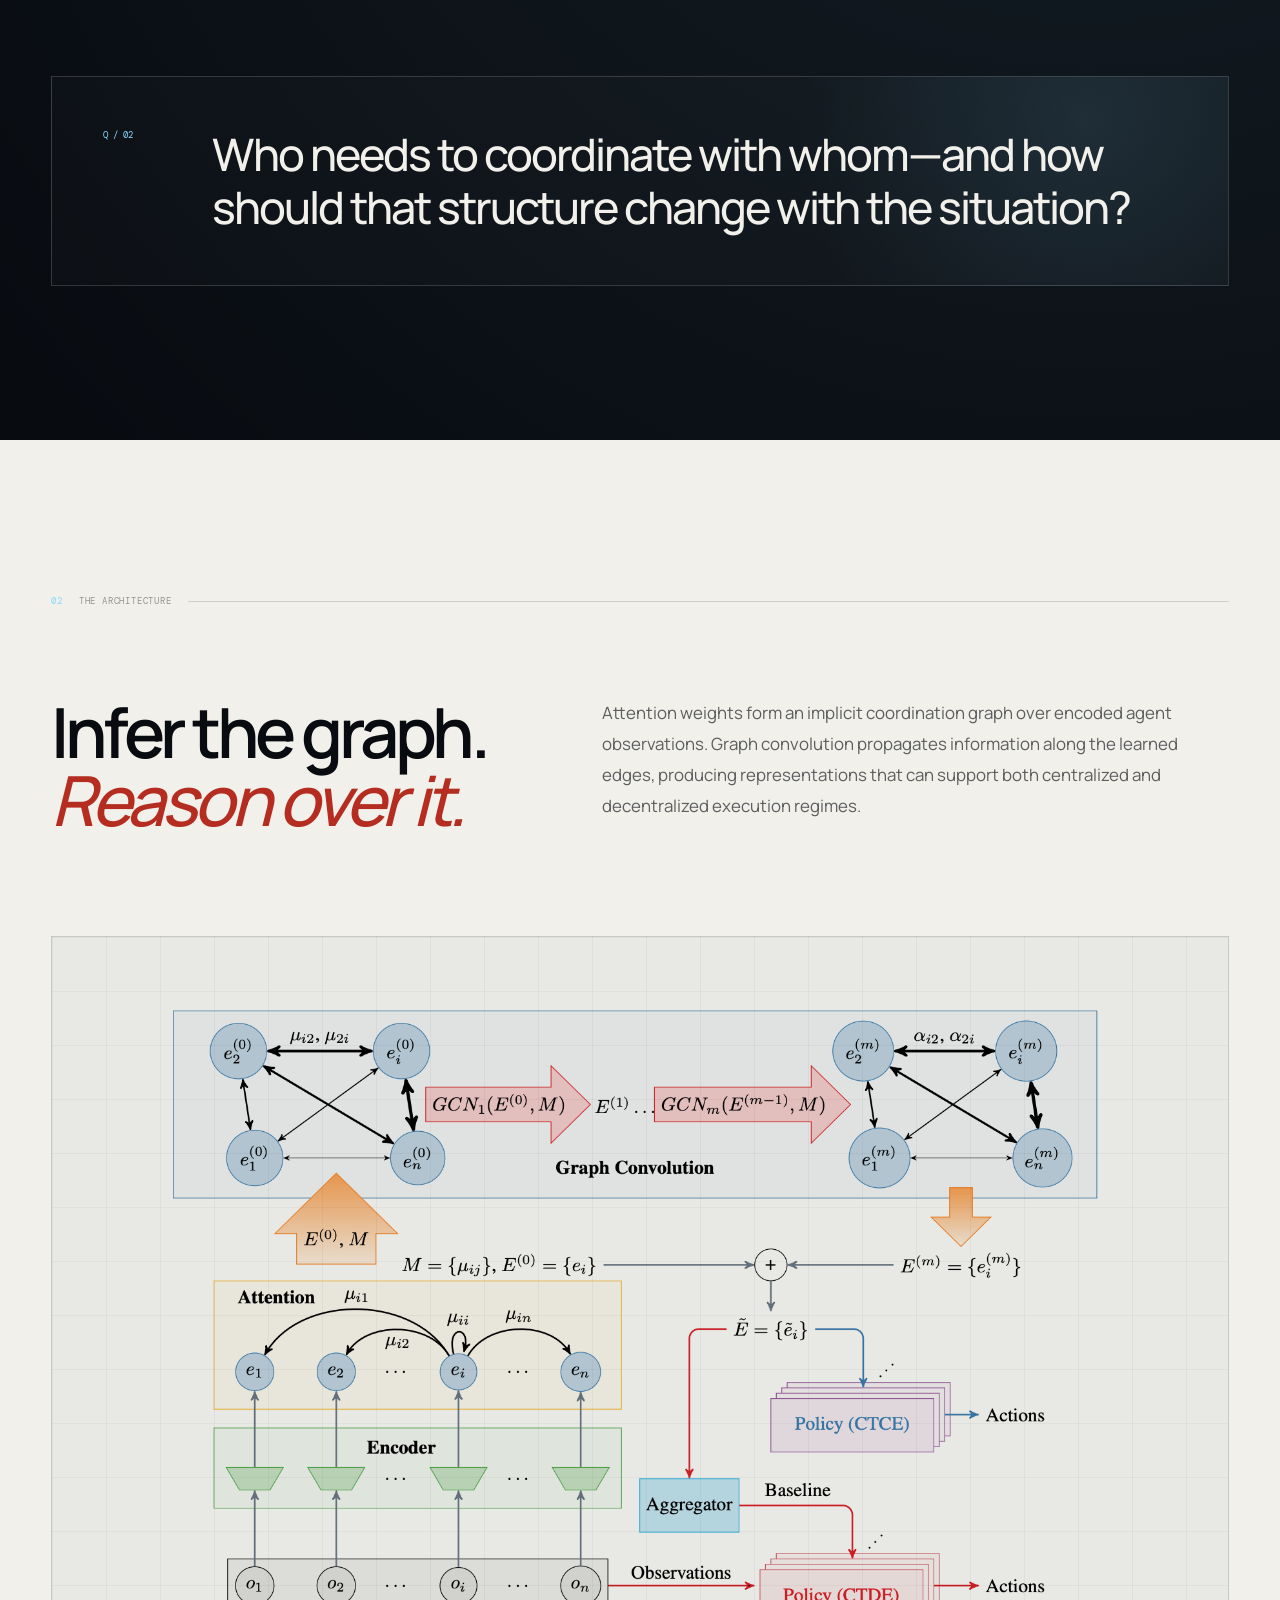
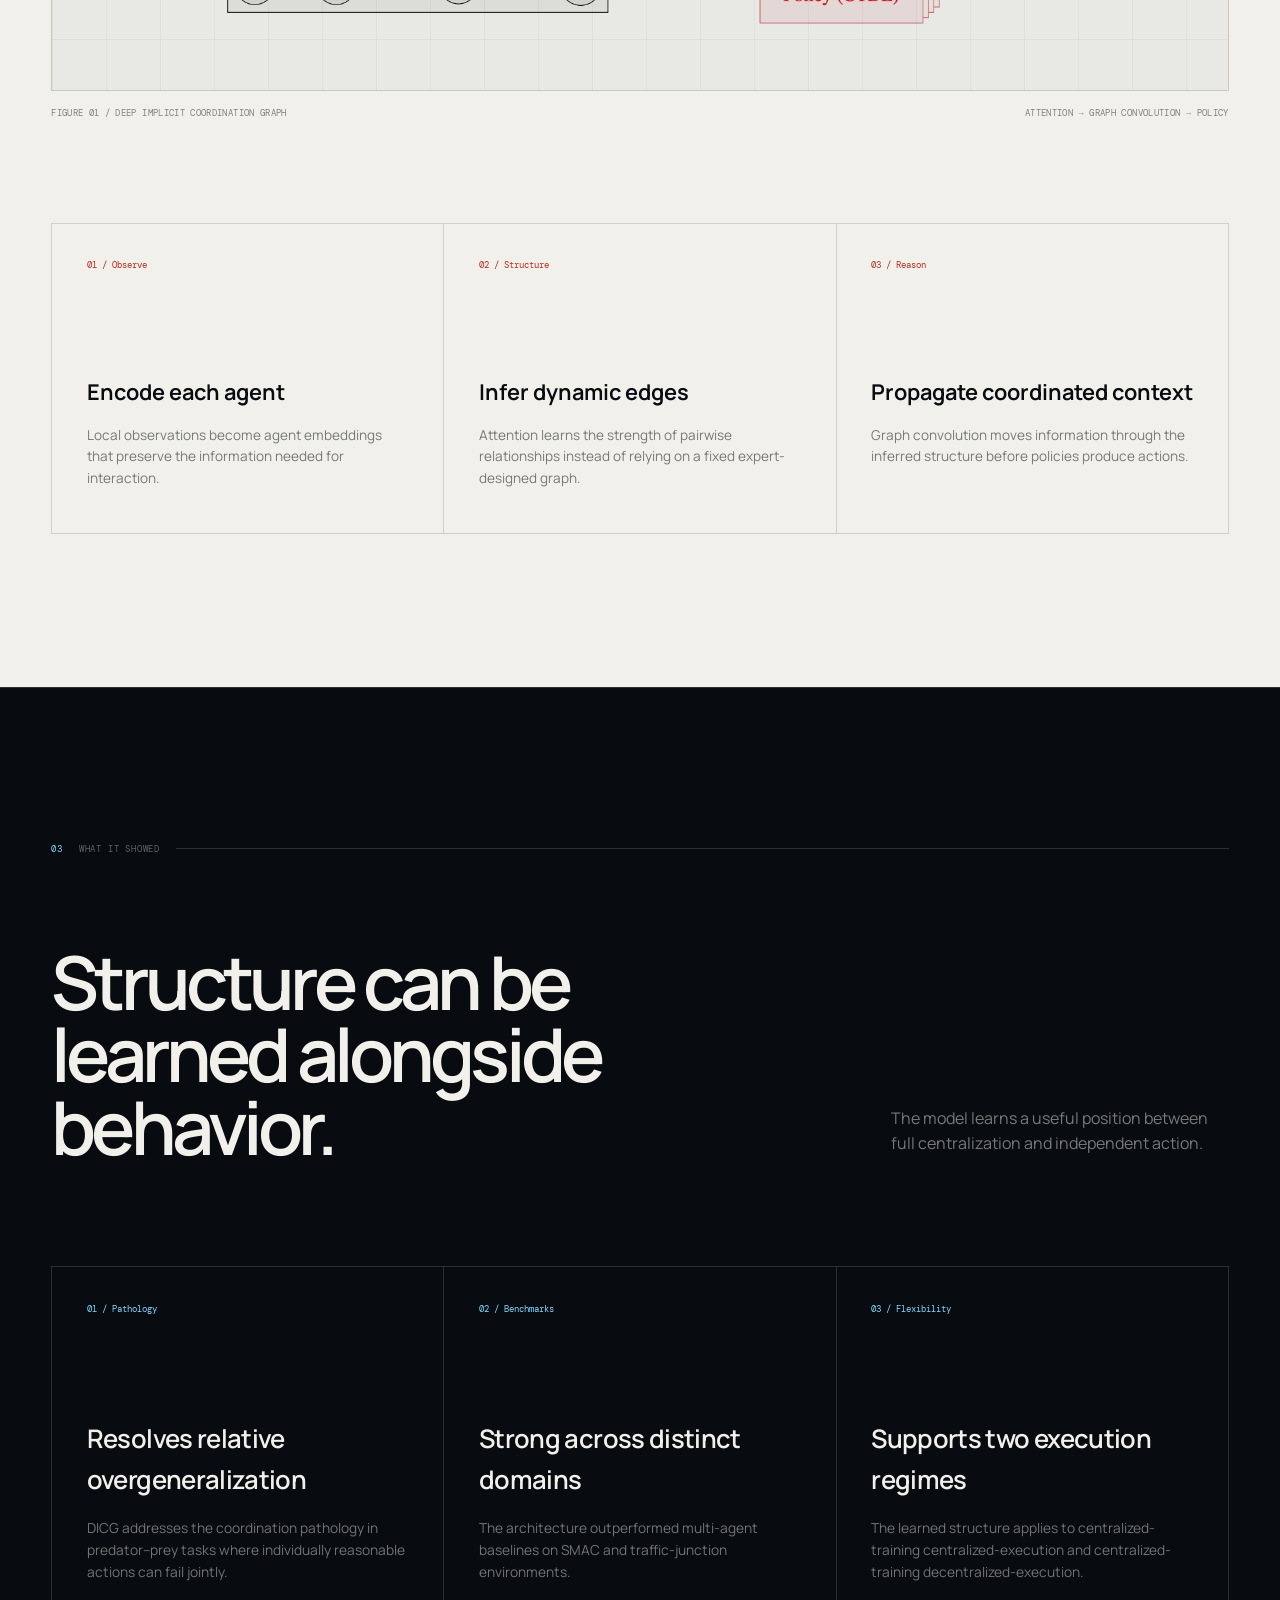
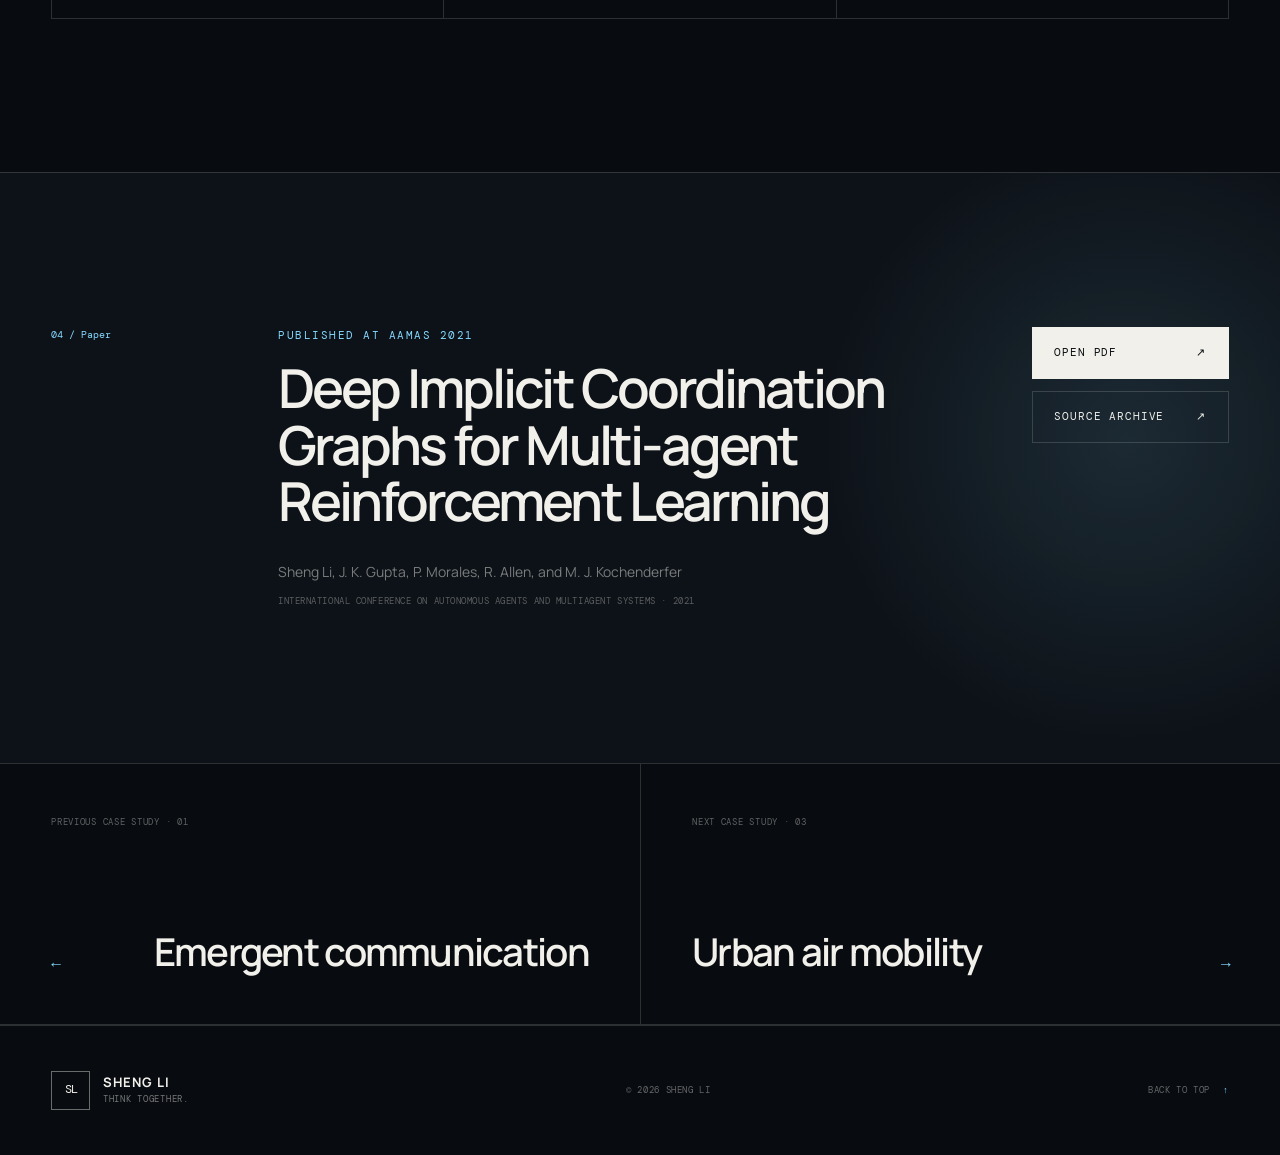
<file: projects/implicit-coordination/index.html>
<!doctype html>
<html lang="en">
<head>
  <meta charset="UTF-8">
  <meta name="viewport" content="width=device-width, initial-scale=1">
  <meta name="description" content="Sheng Li's Deep Implicit Coordination Graph architecture for learning dynamic interaction structure in multi-agent reinforcement learning.">
  <meta name="author" content="Sheng Li">
  <meta name="theme-color" content="#080b10">
  <meta property="og:type" content="article">
  <meta property="og:title" content="Deep Implicit Coordination Graphs — Sheng Li">
  <meta property="og:description" content="Learning which agent interactions matter before reasoning about joint action.">
  <meta property="og:url" content="https://gpage.sheng-li.me/projects/implicit-coordination/">
  <meta property="og:image" content="https://gpage.sheng-li.me/assets/images/og.png">
  <meta name="twitter:card" content="summary_large_image">
  <link rel="canonical" href="https://gpage.sheng-li.me/projects/implicit-coordination/">
  <link rel="icon" href="../../assets/images/favicon.png" type="image/png">
  <link rel="preconnect" href="https://fonts.googleapis.com">
  <link rel="preconnect" href="https://fonts.gstatic.com" crossorigin>
  <link href="https://fonts.googleapis.com/css2?family=DM+Mono:wght@300;400;500&amp;family=Manrope:wght@400;500;600;700;800&amp;display=swap" rel="stylesheet">
  <script>document.documentElement.classList.add("js");</script>
  <link rel="stylesheet" href="../../styles.css">
  <link rel="stylesheet" href="../../project.css">
  <title>Deep Implicit Coordination Graphs — Sheng Li</title>
</head>
<body class="project-page coordination">
  <a class="skip-link" href="#main">Skip to content</a>
  <div class="page-noise" aria-hidden="true"></div>
  <div class="scroll-progress" aria-hidden="true"><span></span></div>

  <header class="site-header" data-header>
    <a class="brand" href="../../" aria-label="Sheng Li, home">
      <span class="brand-mark">SL</span>
      <span class="brand-copy"><strong>Sheng Li</strong><small>Intelligent systems</small></span>
    </a>
    <button class="menu-toggle" type="button" aria-expanded="false" aria-controls="primary-nav">
      <span></span><span></span><span class="sr-only">Toggle navigation</span>
    </button>
    <nav class="primary-nav" id="primary-nav" aria-label="Primary navigation">
      <a href="../../#about">About</a>
      <a href="../../#research">Research</a>
      <a href="../../#publications">Publications</a>
      <a href="../../#photography">Photography</a>
      <a class="nav-contact" href="../../#contact">Connect <span>↗</span></a>
    </nav>
  </header>

  <main id="main">
    <section class="hero project-hero" id="top" aria-labelledby="project-title">
      <canvas id="agent-canvas" aria-hidden="true"></canvas>
      <div class="hero-grid" aria-hidden="true"></div>
      <p class="project-breadcrumb">
        <a href="../">← Selected research</a><i></i><span>Case study / 02</span>
      </p>

      <div class="project-hero-copy">
        <p class="eyebrow reveal"><span class="status-dot"></span> AAMAS 2021 · Coordination graphs</p>
        <h1 id="project-title" class="reveal">
          Deep implicit
          <span class="accent-line">coordination graphs.</span>
        </h1>
        <p class="hero-intro reveal">
          A learned dynamic graph discovers which agent interactions matter,
          then turns that structure into coordinated action.
        </p>
        <div class="hero-actions reveal">
          <a class="button button-primary" href="#overview">Read the case study <span>↓</span></a>
          <a class="button button-ghost" href="https://arxiv.org/pdf/2006.11438.pdf" target="_blank" rel="noreferrer">Read the paper <span>↗</span></a>
        </div>
      </div>

      <div class="project-visual reveal">
        <div class="project-visual-frame">
          <span class="project-visual-tag">Learned graph structure</span>
          <img src="../../assets/images/project-dicg.png" alt="Deep implicit coordination graph architecture using attention and graph convolution" width="1646" height="1008">
          <div class="project-visual-meta" aria-hidden="true"><span>Infer / Propagate</span><span>CTCE + CTDE</span></div>
        </div>
        <span class="project-visual-index">02</span>
      </div>
      <a class="scroll-cue" href="#overview"><span>Explore the system</span><i aria-hidden="true"></i></a>
    </section>

    <section class="project-facts" aria-label="Project facts">
      <div class="project-facts-inner">
        <div class="project-fact"><small>Domain</small><strong>Multi-agent RL</strong></div>
        <div class="project-fact"><small>Structure</small><strong>Dynamic coordination graph</strong></div>
        <div class="project-fact"><small>Learning</small><strong>Attention + graph convolution</strong></div>
        <div class="project-fact"><small>Venue</small><strong>AAMAS 2021</strong></div>
      </div>
    </section>

    <section class="case-section" id="overview" aria-labelledby="overview-title">
      <div class="case-label reveal"><span>01</span> The problem</div>
      <div class="case-heading-grid">
        <h2 id="overview-title" class="reveal">Coordinate the team, <em>not every pair.</em></h2>
        <div class="case-copy reveal">
          <p>
            Centralized control becomes difficult as the joint action space grows,
            while purely decentralized agents can miss the interactions required
            to solve a task. Coordination graphs offer a middle ground, but
            traditional graph structures often depend on domain expertise.
          </p>
          <p>
            Deep Implicit Coordination Graphs remove that hand-designed
            bottleneck. The model infers a changing interaction structure from
            agent observations, then uses graph reasoning to model joint values
            or actions where coordination is actually needed.
          </p>
        </div>
      </div>
      <div class="project-question reveal">
        <span>Q / 02</span>
        <blockquote>Who needs to coordinate with whom—and how should that structure change with the situation?</blockquote>
      </div>
    </section>

    <section class="case-section method-section" id="method" aria-labelledby="method-title">
      <div class="case-label reveal"><span>02</span> The architecture</div>
      <div class="case-heading-grid">
        <h2 id="method-title" class="reveal">Infer the graph. <em>Reason over it.</em></h2>
        <div class="case-copy reveal">
          <p>
            Attention weights form an implicit coordination graph over encoded
            agent observations. Graph convolution propagates information along
            the learned edges, producing representations that can support both
            centralized and decentralized execution regimes.
          </p>
        </div>
      </div>

      <figure class="method-figure reveal">
        <div class="method-image">
          <img src="../../assets/images/project-dicg.png" alt="DICG architecture showing observation encoders, attention-derived edges, graph convolution, and policies" width="1646" height="1008" loading="lazy">
        </div>
        <figcaption><span>Figure 01 / Deep implicit coordination graph</span><span>Attention → graph convolution → policy</span></figcaption>
      </figure>

      <div class="method-steps">
        <article class="method-step reveal">
          <span>01 / Observe</span>
          <h3>Encode each agent</h3>
          <p>Local observations become agent embeddings that preserve the information needed for interaction.</p>
        </article>
        <article class="method-step reveal">
          <span>02 / Structure</span>
          <h3>Infer dynamic edges</h3>
          <p>Attention learns the strength of pairwise relationships instead of relying on a fixed expert-designed graph.</p>
        </article>
        <article class="method-step reveal">
          <span>03 / Reason</span>
          <h3>Propagate coordinated context</h3>
          <p>Graph convolution moves information through the inferred structure before policies produce actions.</p>
        </article>
      </div>
    </section>

    <section class="case-section" id="findings" aria-labelledby="findings-title">
      <div class="case-label reveal"><span>03</span> What it showed</div>
      <div class="findings-heading">
        <h2 id="findings-title" class="reveal">Structure can be learned alongside behavior.</h2>
        <p class="reveal">The model learns a useful position between full centralization and independent action.</p>
      </div>
      <div class="finding-grid">
        <article class="finding-card reveal">
          <span>01 / Pathology</span>
          <h3>Resolves relative overgeneralization</h3>
          <p>DICG addresses the coordination pathology in predator–prey tasks where individually reasonable actions can fail jointly.</p>
        </article>
        <article class="finding-card reveal">
          <span>02 / Benchmarks</span>
          <h3>Strong across distinct domains</h3>
          <p>The architecture outperformed multi-agent baselines on SMAC and traffic-junction environments.</p>
        </article>
        <article class="finding-card reveal">
          <span>03 / Flexibility</span>
          <h3>Supports two execution regimes</h3>
          <p>The learned structure applies to centralized-training centralized-execution and centralized-training decentralized-execution.</p>
        </article>
      </div>
    </section>

    <section class="paper-section" id="paper" aria-labelledby="paper-title">
      <div class="paper-inner">
        <span class="paper-index">04 / Paper</span>
        <div class="paper-copy reveal">
          <p class="kicker">Published at AAMAS 2021</p>
          <h2 id="paper-title">Deep Implicit Coordination Graphs for Multi-agent Reinforcement Learning</h2>
          <p class="paper-authors">Sheng Li, J. K. Gupta, P. Morales, R. Allen, and M. J. Kochenderfer</p>
          <p class="paper-venue">International Conference on Autonomous Agents and Multiagent Systems · 2021</p>
        </div>
        <div class="paper-actions reveal">
          <a class="button button-primary" href="https://arxiv.org/pdf/2006.11438.pdf" target="_blank" rel="noreferrer">Open PDF <span>↗</span></a>
          <a class="button button-ghost" href="https://sheng-li.me/deep-implicit-coordination-graphs-for-multi-agent-reinforcement-learning/" target="_blank" rel="noreferrer">Source archive <span>↗</span></a>
        </div>
      </div>
    </section>

    <nav class="project-navigation" aria-label="More research">
      <a class="project-nav-link previous" href="../emergent-communication/">
        <small>Previous case study · 01</small>
        <strong><span>←</span> Emergent communication</strong>
      </a>
      <a class="project-nav-link" href="../urban-air-mobility/">
        <small>Next case study · 03</small>
        <strong>Urban air mobility <span>→</span></strong>
      </a>
    </nav>
  </main>

  <footer class="site-footer">
    <a class="brand footer-brand" href="../../" aria-label="Back home">
      <span class="brand-mark">SL</span>
      <span class="brand-copy"><strong>Sheng Li</strong><small>Think together.</small></span>
    </a>
    <p>© <span data-year>2026</span> Sheng Li</p>
    <a class="back-to-top" href="#top">Back to top <span>↑</span></a>
  </footer>
  <script src="../../script.js"></script>
</body>
</html>
</file>
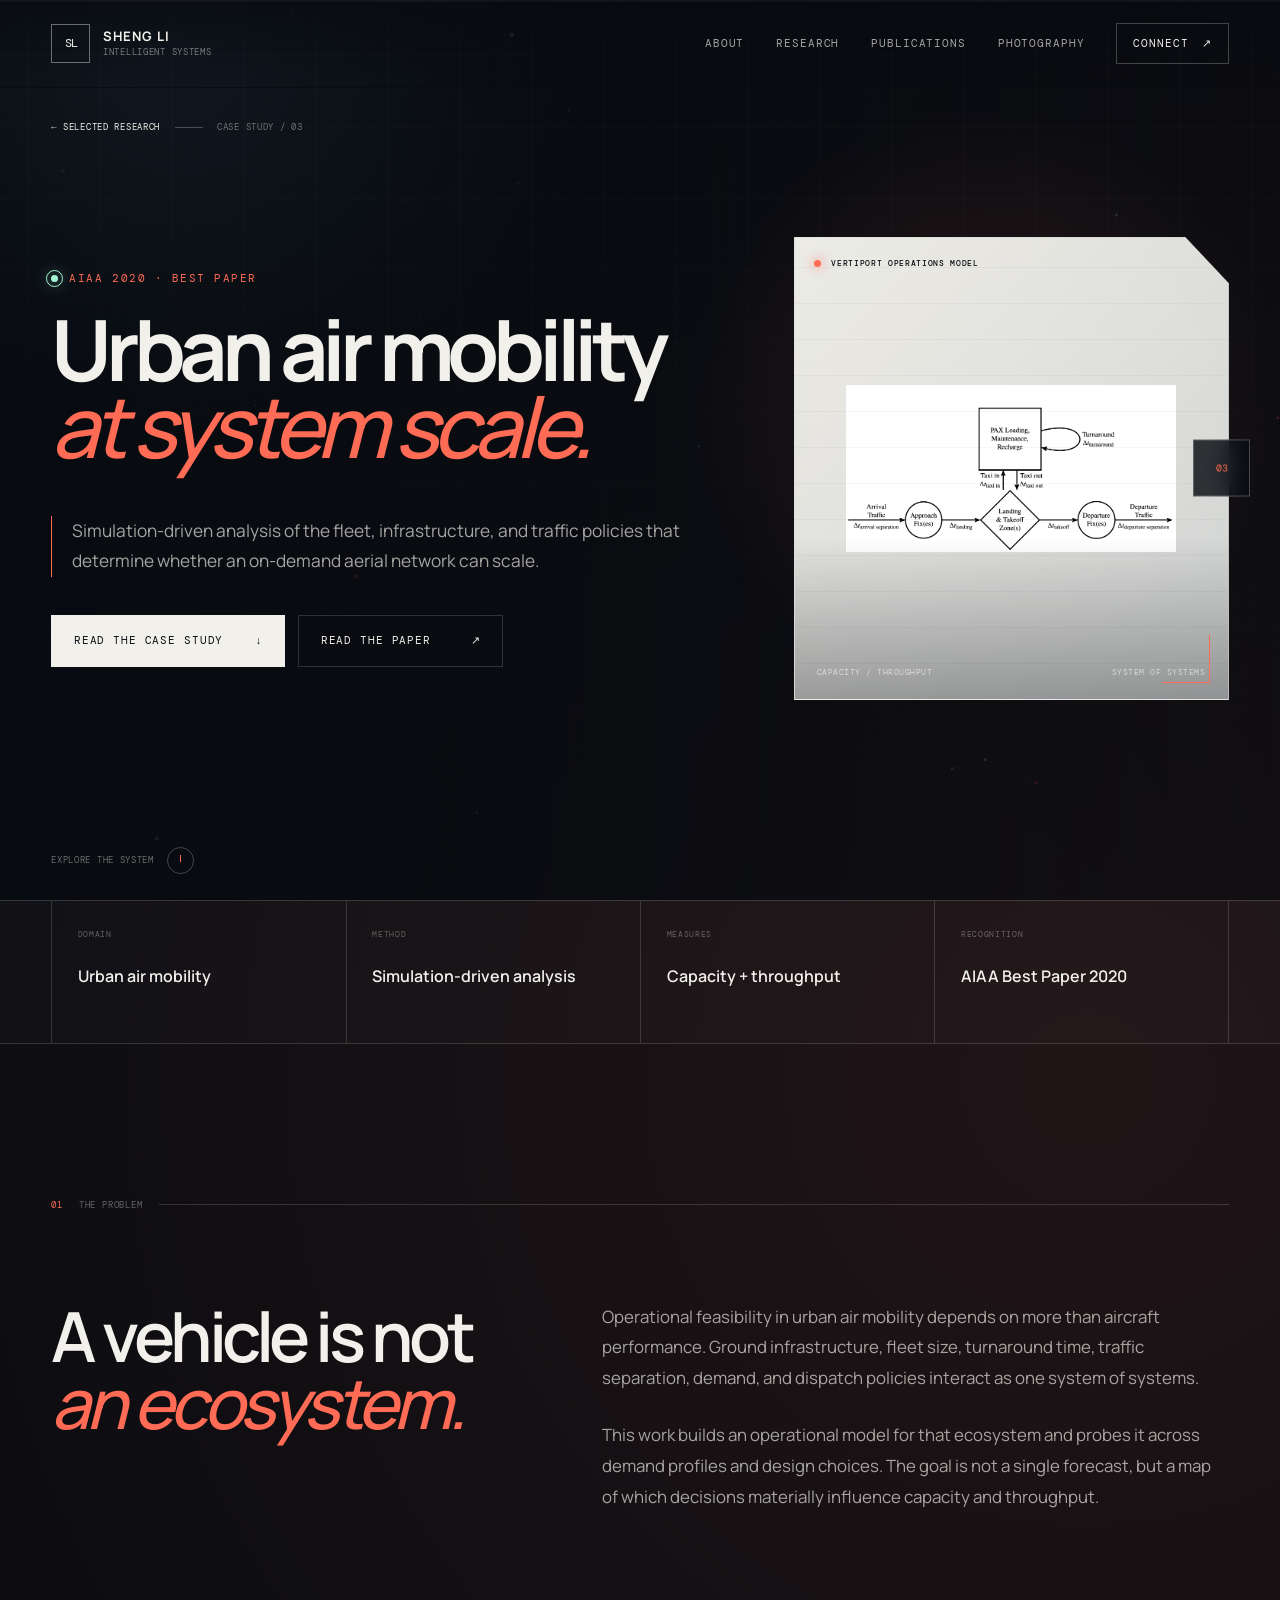
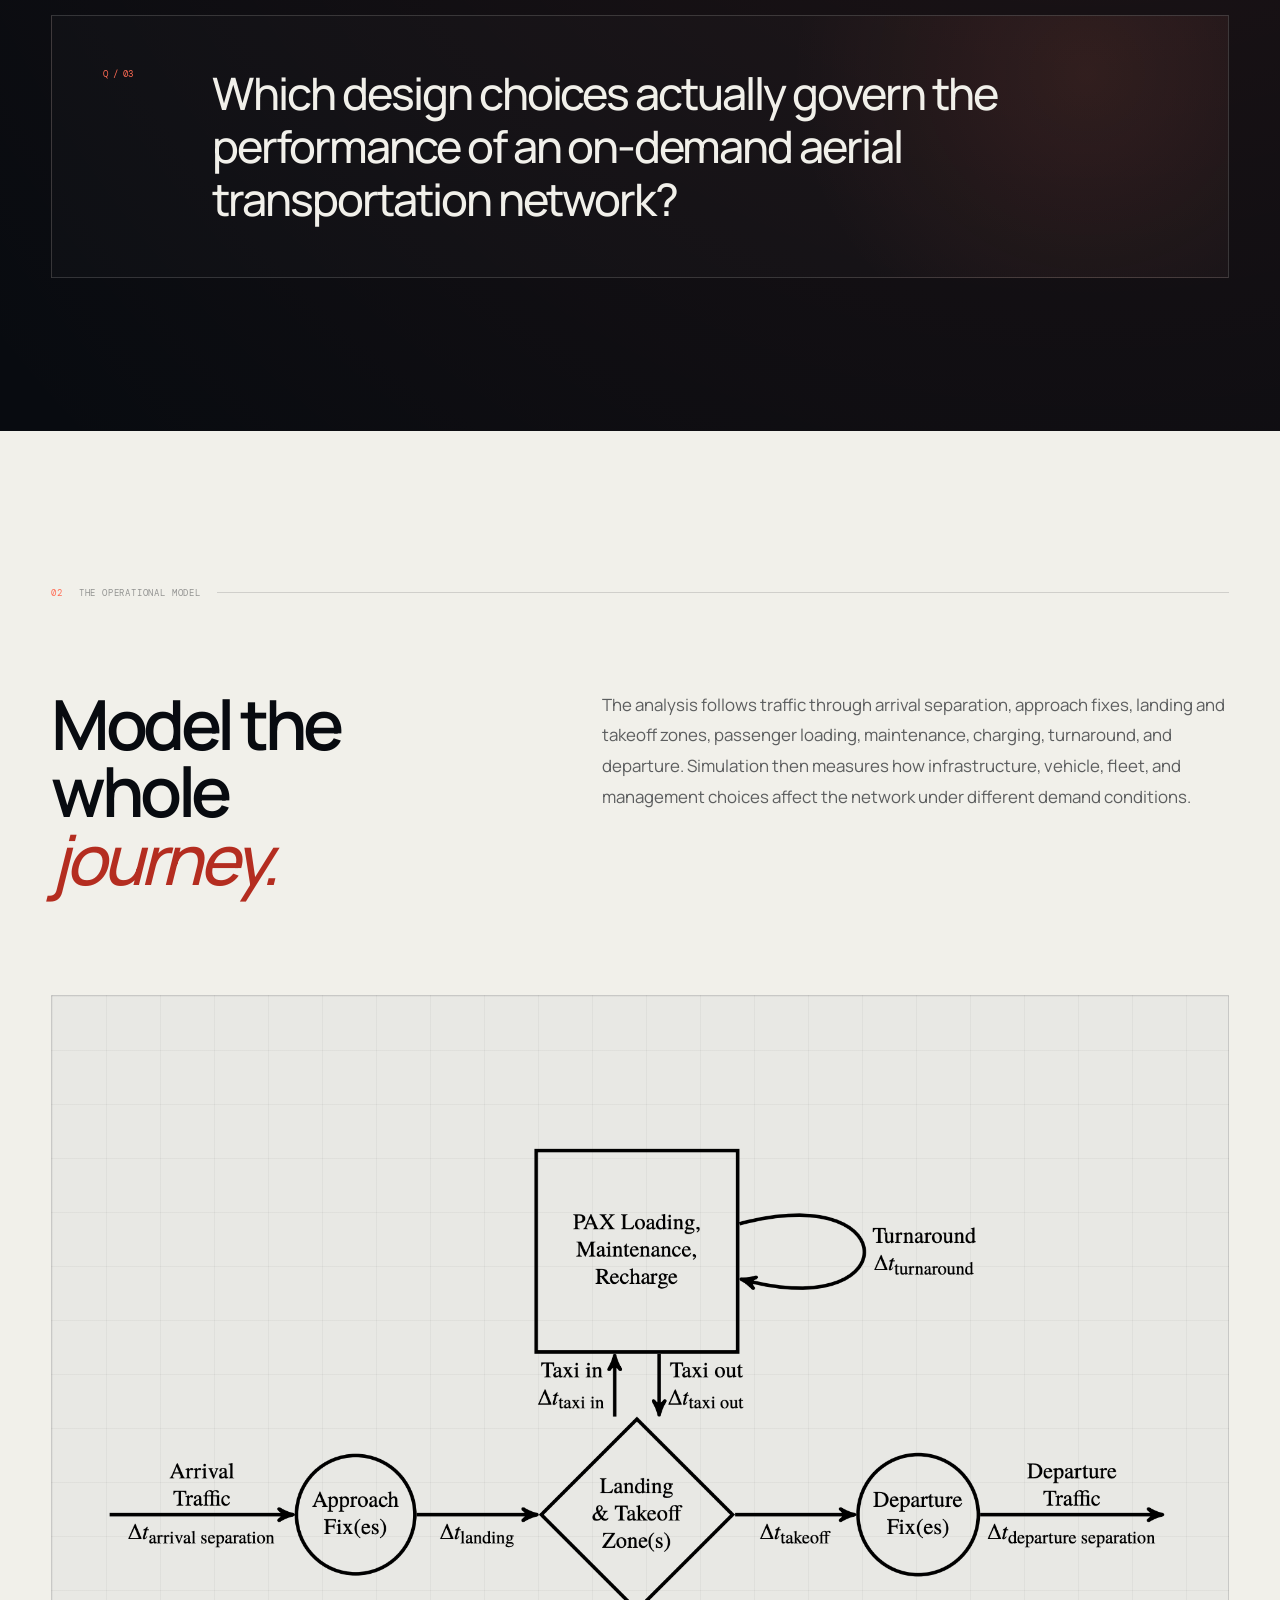
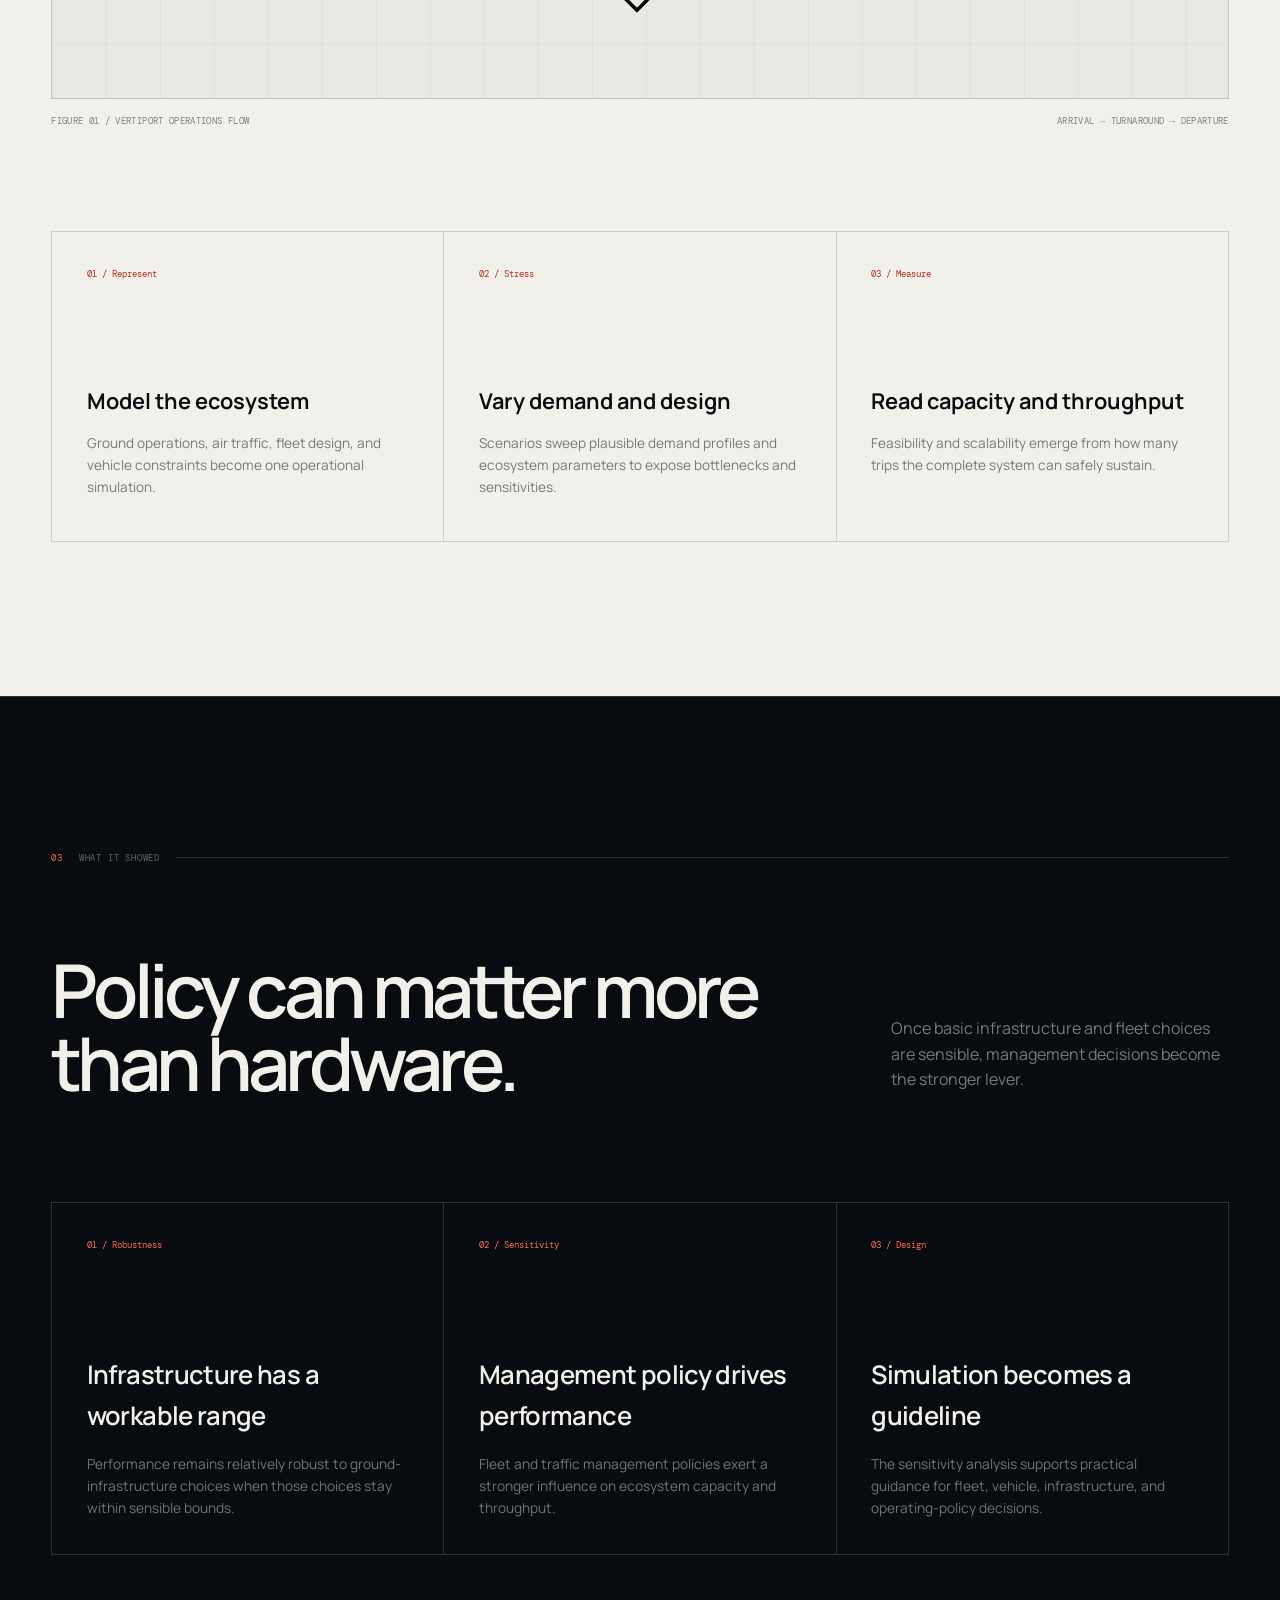
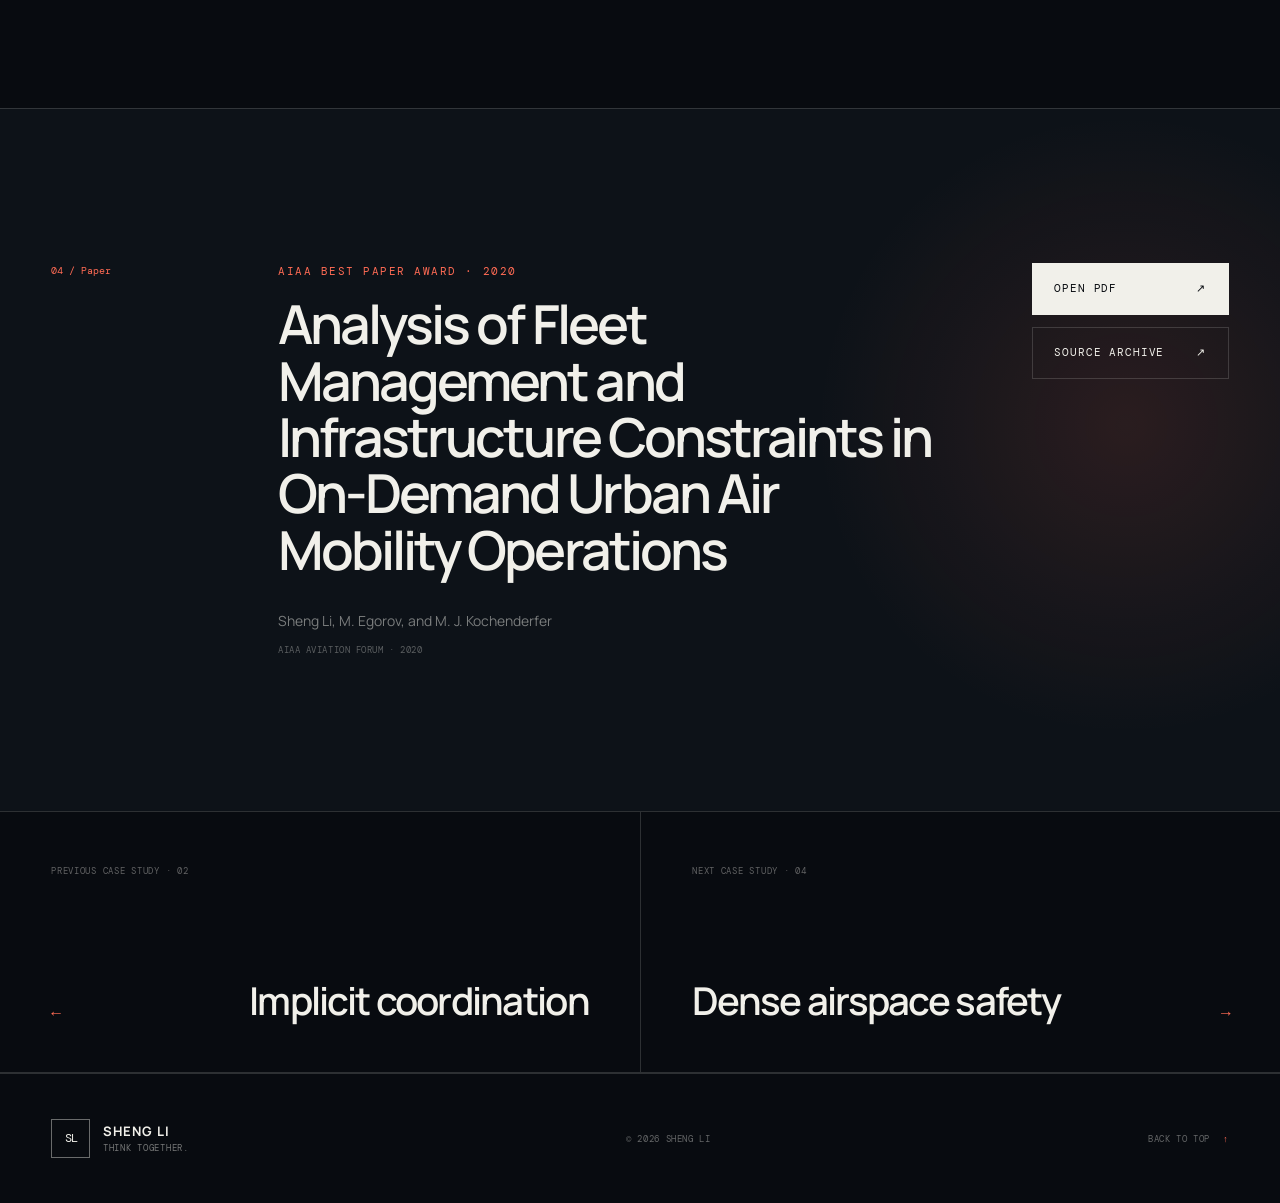
<file: projects/urban-air-mobility/index.html>
<!doctype html>
<html lang="en">
<head>
  <meta charset="UTF-8">
  <meta name="viewport" content="width=device-width, initial-scale=1">
  <meta name="description" content="Sheng Li's simulation-driven analysis of fleet management and infrastructure constraints in on-demand urban air mobility.">
  <meta name="author" content="Sheng Li">
  <meta name="theme-color" content="#080b10">
  <meta property="og:type" content="article">
  <meta property="og:title" content="Urban Air Mobility at System Scale — Sheng Li">
  <meta property="og:description" content="Finding the design and policy choices that control capacity and throughput.">
  <meta property="og:url" content="https://gpage.sheng-li.me/projects/urban-air-mobility/">
  <meta property="og:image" content="https://gpage.sheng-li.me/assets/images/og.png">
  <meta name="twitter:card" content="summary_large_image">
  <link rel="canonical" href="https://gpage.sheng-li.me/projects/urban-air-mobility/">
  <link rel="icon" href="../../assets/images/favicon.png" type="image/png">
  <link rel="preconnect" href="https://fonts.googleapis.com">
  <link rel="preconnect" href="https://fonts.gstatic.com" crossorigin>
  <link href="https://fonts.googleapis.com/css2?family=DM+Mono:wght@300;400;500&amp;family=Manrope:wght@400;500;600;700;800&amp;display=swap" rel="stylesheet">
  <script>document.documentElement.classList.add("js");</script>
  <link rel="stylesheet" href="../../styles.css">
  <link rel="stylesheet" href="../../project.css">
  <title>Urban Air Mobility at System Scale — Sheng Li</title>
</head>
<body class="project-page uam">
  <a class="skip-link" href="#main">Skip to content</a>
  <div class="page-noise" aria-hidden="true"></div>
  <div class="scroll-progress" aria-hidden="true"><span></span></div>

  <header class="site-header" data-header>
    <a class="brand" href="../../" aria-label="Sheng Li, home">
      <span class="brand-mark">SL</span>
      <span class="brand-copy"><strong>Sheng Li</strong><small>Intelligent systems</small></span>
    </a>
    <button class="menu-toggle" type="button" aria-expanded="false" aria-controls="primary-nav">
      <span></span><span></span><span class="sr-only">Toggle navigation</span>
    </button>
    <nav class="primary-nav" id="primary-nav" aria-label="Primary navigation">
      <a href="../../#about">About</a>
      <a href="../../#research">Research</a>
      <a href="../../#publications">Publications</a>
      <a href="../../#photography">Photography</a>
      <a class="nav-contact" href="../../#contact">Connect <span>↗</span></a>
    </nav>
  </header>

  <main id="main">
    <section class="hero project-hero" id="top" aria-labelledby="project-title">
      <canvas id="agent-canvas" aria-hidden="true"></canvas>
      <div class="hero-grid" aria-hidden="true"></div>
      <p class="project-breadcrumb">
        <a href="../">← Selected research</a><i></i><span>Case study / 03</span>
      </p>

      <div class="project-hero-copy">
        <p class="eyebrow reveal"><span class="status-dot"></span> AIAA 2020 · Best paper</p>
        <h1 id="project-title" class="reveal">
          Urban air mobility
          <span class="accent-line">at system scale.</span>
        </h1>
        <p class="hero-intro reveal">
          Simulation-driven analysis of the fleet, infrastructure, and traffic
          policies that determine whether an on-demand aerial network can scale.
        </p>
        <div class="hero-actions reveal">
          <a class="button button-primary" href="#overview">Read the case study <span>↓</span></a>
          <a class="button button-ghost" href="https://arxiv.org/pdf/2008.05535.pdf" target="_blank" rel="noreferrer">Read the paper <span>↗</span></a>
        </div>
      </div>

      <div class="project-visual reveal">
        <div class="project-visual-frame">
          <span class="project-visual-tag">Vertiport operations model</span>
          <img src="../../assets/images/project-uam.png" alt="Urban air mobility operational flow through approach, landing, turnaround, and departure stages" width="1732" height="878">
          <div class="project-visual-meta" aria-hidden="true"><span>Capacity / Throughput</span><span>System of systems</span></div>
        </div>
        <span class="project-visual-index">03</span>
      </div>
      <a class="scroll-cue" href="#overview"><span>Explore the system</span><i aria-hidden="true"></i></a>
    </section>

    <section class="project-facts" aria-label="Project facts">
      <div class="project-facts-inner">
        <div class="project-fact"><small>Domain</small><strong>Urban air mobility</strong></div>
        <div class="project-fact"><small>Method</small><strong>Simulation-driven analysis</strong></div>
        <div class="project-fact"><small>Measures</small><strong>Capacity + throughput</strong></div>
        <div class="project-fact"><small>Recognition</small><strong>AIAA Best Paper 2020</strong></div>
      </div>
    </section>

    <section class="case-section" id="overview" aria-labelledby="overview-title">
      <div class="case-label reveal"><span>01</span> The problem</div>
      <div class="case-heading-grid">
        <h2 id="overview-title" class="reveal">A vehicle is not <em>an ecosystem.</em></h2>
        <div class="case-copy reveal">
          <p>
            Operational feasibility in urban air mobility depends on more than
            aircraft performance. Ground infrastructure, fleet size, turnaround
            time, traffic separation, demand, and dispatch policies interact as
            one system of systems.
          </p>
          <p>
            This work builds an operational model for that ecosystem and probes
            it across demand profiles and design choices. The goal is not a
            single forecast, but a map of which decisions materially influence
            capacity and throughput.
          </p>
        </div>
      </div>
      <div class="project-question reveal">
        <span>Q / 03</span>
        <blockquote>Which design choices actually govern the performance of an on-demand aerial transportation network?</blockquote>
      </div>
    </section>

    <section class="case-section method-section" id="method" aria-labelledby="method-title">
      <div class="case-label reveal"><span>02</span> The operational model</div>
      <div class="case-heading-grid">
        <h2 id="method-title" class="reveal">Model the whole <em>journey.</em></h2>
        <div class="case-copy reveal">
          <p>
            The analysis follows traffic through arrival separation, approach
            fixes, landing and takeoff zones, passenger loading, maintenance,
            charging, turnaround, and departure. Simulation then measures how
            infrastructure, vehicle, fleet, and management choices affect the
            network under different demand conditions.
          </p>
        </div>
      </div>

      <figure class="method-figure reveal">
        <div class="method-image">
          <img src="../../assets/images/project-uam.png" alt="Operational model of a vertiport from arrival traffic through turnaround and departure" width="1732" height="878" loading="lazy">
        </div>
        <figcaption><span>Figure 01 / Vertiport operations flow</span><span>Arrival → turnaround → departure</span></figcaption>
      </figure>

      <div class="method-steps">
        <article class="method-step reveal">
          <span>01 / Represent</span>
          <h3>Model the ecosystem</h3>
          <p>Ground operations, air traffic, fleet design, and vehicle constraints become one operational simulation.</p>
        </article>
        <article class="method-step reveal">
          <span>02 / Stress</span>
          <h3>Vary demand and design</h3>
          <p>Scenarios sweep plausible demand profiles and ecosystem parameters to expose bottlenecks and sensitivities.</p>
        </article>
        <article class="method-step reveal">
          <span>03 / Measure</span>
          <h3>Read capacity and throughput</h3>
          <p>Feasibility and scalability emerge from how many trips the complete system can safely sustain.</p>
        </article>
      </div>
    </section>

    <section class="case-section" id="findings" aria-labelledby="findings-title">
      <div class="case-label reveal"><span>03</span> What it showed</div>
      <div class="findings-heading">
        <h2 id="findings-title" class="reveal">Policy can matter more than hardware.</h2>
        <p class="reveal">Once basic infrastructure and fleet choices are sensible, management decisions become the stronger lever.</p>
      </div>
      <div class="finding-grid">
        <article class="finding-card reveal">
          <span>01 / Robustness</span>
          <h3>Infrastructure has a workable range</h3>
          <p>Performance remains relatively robust to ground-infrastructure choices when those choices stay within sensible bounds.</p>
        </article>
        <article class="finding-card reveal">
          <span>02 / Sensitivity</span>
          <h3>Management policy drives performance</h3>
          <p>Fleet and traffic management policies exert a stronger influence on ecosystem capacity and throughput.</p>
        </article>
        <article class="finding-card reveal">
          <span>03 / Design</span>
          <h3>Simulation becomes a guideline</h3>
          <p>The sensitivity analysis supports practical guidance for fleet, vehicle, infrastructure, and operating-policy decisions.</p>
        </article>
      </div>
    </section>

    <section class="paper-section" id="paper" aria-labelledby="paper-title">
      <div class="paper-inner">
        <span class="paper-index">04 / Paper</span>
        <div class="paper-copy reveal">
          <p class="kicker">AIAA Best Paper Award · 2020</p>
          <h2 id="paper-title">Analysis of Fleet Management and Infrastructure Constraints in On-Demand Urban Air Mobility Operations</h2>
          <p class="paper-authors">Sheng Li, M. Egorov, and M. J. Kochenderfer</p>
          <p class="paper-venue">AIAA AVIATION Forum · 2020</p>
        </div>
        <div class="paper-actions reveal">
          <a class="button button-primary" href="https://arxiv.org/pdf/2008.05535.pdf" target="_blank" rel="noreferrer">Open PDF <span>↗</span></a>
          <a class="button button-ghost" href="https://sheng-li.me/analysis-of-fleet-management-and-infrastructure-constraints-in-on-demand-urban-air-mobility-operations/" target="_blank" rel="noreferrer">Source archive <span>↗</span></a>
        </div>
      </div>
    </section>

    <nav class="project-navigation" aria-label="More research">
      <a class="project-nav-link previous" href="../implicit-coordination/">
        <small>Previous case study · 02</small>
        <strong><span>←</span> Implicit coordination</strong>
      </a>
      <a class="project-nav-link" href="../dense-airspace/">
        <small>Next case study · 04</small>
        <strong>Dense airspace safety <span>→</span></strong>
      </a>
    </nav>
  </main>

  <footer class="site-footer">
    <a class="brand footer-brand" href="../../" aria-label="Back home">
      <span class="brand-mark">SL</span>
      <span class="brand-copy"><strong>Sheng Li</strong><small>Think together.</small></span>
    </a>
    <p>© <span data-year>2026</span> Sheng Li</p>
    <a class="back-to-top" href="#top">Back to top <span>↑</span></a>
  </footer>
  <script src="../../script.js"></script>
</body>
</html>
</file>
<file: styles.css>
:root {
  --ink: #080b10;
  --ink-soft: #10151c;
  --paper: #f1f0ea;
  --paper-dim: #c5c4bd;
  --line: rgba(241, 240, 234, 0.16);
  --line-dark: rgba(8, 11, 16, 0.14);
  --accent: #ff5c45;
  --accent-bright: #ff755f;
  --signal: #9ef7d2;
  --blue: #85d9ff;
  --mono: "DM Mono", "SFMono-Regular", Consolas, monospace;
  --sans: "Manrope", "Helvetica Neue", Arial, sans-serif;
  --page-pad: clamp(1.25rem, 4vw, 4.5rem);
  --section-pad: clamp(6rem, 12vw, 11rem);
  --max-width: 1480px;
  color-scheme: dark;
}

*,
*::before,
*::after {
  box-sizing: border-box;
}

html {
  scroll-behavior: smooth;
  scrollbar-color: var(--accent) var(--ink);
}

body {
  margin: 0;
  overflow-x: hidden;
  background: var(--ink);
  color: var(--paper);
  font-family: var(--sans);
  font-size: 16px;
  line-height: 1.6;
  -webkit-font-smoothing: antialiased;
  text-rendering: optimizeLegibility;
}

body.menu-open {
  overflow: hidden;
}

body::before {
  position: fixed;
  z-index: -1;
  top: calc(var(--mouse-y, 30) * 1px - 280px);
  left: calc(var(--mouse-x, 80) * 1px - 280px);
  width: 560px;
  height: 560px;
  border-radius: 50%;
  background: radial-gradient(circle, rgba(133, 217, 255, 0.07), transparent 68%);
  content: "";
  pointer-events: none;
}

::selection {
  background: var(--accent);
  color: var(--ink);
}

img {
  display: block;
  max-width: 100%;
}

a {
  color: inherit;
  text-decoration: none;
}

button,
a {
  -webkit-tap-highlight-color: transparent;
}

button:focus-visible,
a:focus-visible {
  outline: 2px solid var(--signal);
  outline-offset: 5px;
}

.sr-only {
  position: absolute;
  width: 1px;
  height: 1px;
  padding: 0;
  margin: -1px;
  overflow: hidden;
  clip: rect(0, 0, 0, 0);
  white-space: nowrap;
  border: 0;
}

.skip-link {
  position: fixed;
  z-index: 1000;
  top: 1rem;
  left: 1rem;
  padding: 0.7rem 1rem;
  transform: translateY(-160%);
  background: var(--signal);
  color: var(--ink);
  font-family: var(--mono);
  font-size: 0.75rem;
  transition: transform 180ms ease;
}

.skip-link:focus {
  transform: translateY(0);
}

.page-noise {
  position: fixed;
  z-index: 100;
  inset: 0;
  opacity: 0.035;
  background-image:
    repeating-radial-gradient(circle at 17% 32%, transparent 0, #fff 1px, transparent 1.4px, transparent 4px),
    repeating-radial-gradient(circle at 78% 63%, transparent 0, #fff 1px, transparent 1.3px, transparent 5px);
  background-size: 8px 8px, 11px 11px;
  mix-blend-mode: soft-light;
  pointer-events: none;
}

.scroll-progress {
  position: fixed;
  z-index: 120;
  top: 0;
  left: 0;
  width: 100%;
  height: 2px;
  background: rgba(255, 255, 255, 0.04);
}

.scroll-progress span {
  display: block;
  width: 100%;
  height: 100%;
  transform: scaleX(0);
  transform-origin: left;
  background: linear-gradient(90deg, var(--accent), var(--signal));
}

.site-header {
  position: fixed;
  z-index: 110;
  top: 0;
  left: 0;
  display: flex;
  width: 100%;
  height: 88px;
  padding: 0 var(--page-pad);
  align-items: center;
  justify-content: space-between;
  border-bottom: 1px solid transparent;
  transition:
    height 280ms ease,
    background-color 280ms ease,
    border-color 280ms ease,
    backdrop-filter 280ms ease;
}

.site-header.scrolled {
  height: 70px;
  border-color: var(--line);
  background: rgba(8, 11, 16, 0.78);
  backdrop-filter: blur(18px);
}

.brand {
  display: inline-flex;
  align-items: center;
  gap: 0.8rem;
}

.brand-mark {
  display: grid;
  width: 39px;
  height: 39px;
  place-items: center;
  border: 1px solid rgba(241, 240, 234, 0.42);
  color: var(--paper);
  font-family: var(--mono);
  font-size: 0.76rem;
  letter-spacing: -0.08em;
  transition: background-color 200ms ease, color 200ms ease, border-color 200ms ease;
}

.brand:hover .brand-mark {
  border-color: var(--accent);
  background: var(--accent);
  color: var(--ink);
}

.brand-copy {
  display: grid;
  line-height: 1.1;
}

.brand-copy strong {
  font-size: 0.82rem;
  font-weight: 700;
  letter-spacing: 0.08em;
  text-transform: uppercase;
}

.brand-copy small {
  margin-top: 0.32rem;
  color: rgba(241, 240, 234, 0.47);
  font-family: var(--mono);
  font-size: 0.56rem;
  letter-spacing: 0.08em;
  text-transform: uppercase;
}

.primary-nav {
  display: flex;
  align-items: center;
  gap: clamp(1rem, 2.5vw, 2.8rem);
}

.primary-nav a {
  position: relative;
  color: rgba(241, 240, 234, 0.68);
  font-family: var(--mono);
  font-size: 0.68rem;
  letter-spacing: 0.08em;
  text-transform: uppercase;
  transition: color 180ms ease;
}

.primary-nav a::after {
  position: absolute;
  right: 0;
  bottom: -0.48rem;
  left: 0;
  height: 1px;
  transform: scaleX(0);
  transform-origin: right;
  background: var(--accent);
  content: "";
  transition: transform 220ms ease;
}

.primary-nav a:hover,
.primary-nav a.active {
  color: var(--paper);
}

.primary-nav a:hover::after,
.primary-nav a.active::after {
  transform: scaleX(1);
  transform-origin: left;
}

.primary-nav .nav-contact {
  padding: 0.7rem 1rem;
  border: 1px solid rgba(241, 240, 234, 0.24);
  color: var(--paper);
}

.primary-nav .nav-contact::after {
  display: none;
}

.primary-nav .nav-contact:hover {
  border-color: var(--accent);
  background: var(--accent);
  color: var(--ink);
}

.primary-nav .nav-contact span {
  margin-left: 0.35rem;
}

.menu-toggle {
  display: none;
}

.hero {
  position: relative;
  display: grid;
  min-height: 100svh;
  padding: clamp(9rem, 15vh, 11rem) var(--page-pad) 5rem;
  grid-template-columns: minmax(0, 1.14fr) minmax(300px, 0.72fr);
  align-items: center;
  gap: clamp(3rem, 7vw, 8rem);
  isolation: isolate;
  overflow: hidden;
}

#agent-canvas {
  position: absolute;
  z-index: -3;
  inset: 0;
  width: 100%;
  height: 100%;
}

.hero::before {
  position: absolute;
  z-index: -2;
  inset: 0;
  background:
    radial-gradient(circle at 77% 45%, rgba(255, 92, 69, 0.13), transparent 25%),
    radial-gradient(circle at 20% 5%, rgba(133, 217, 255, 0.07), transparent 28%),
    linear-gradient(90deg, rgba(8, 11, 16, 0.92) 0%, rgba(8, 11, 16, 0.74) 54%, rgba(8, 11, 16, 0.36) 100%);
  content: "";
}

.hero-grid {
  position: absolute;
  z-index: -1;
  inset: 0;
  opacity: 0.18;
  background-image:
    linear-gradient(rgba(241, 240, 234, 0.14) 1px, transparent 1px),
    linear-gradient(90deg, rgba(241, 240, 234, 0.14) 1px, transparent 1px);
  background-position: center;
  background-size: 72px 72px;
  mask-image: linear-gradient(to bottom, black, transparent 84%);
}

.hero-copy {
  position: relative;
  z-index: 3;
  max-width: 900px;
}

.eyebrow,
.kicker {
  margin: 0 0 1.5rem;
  color: var(--signal);
  font-family: var(--mono);
  font-size: 0.68rem;
  font-weight: 400;
  letter-spacing: 0.14em;
  text-transform: uppercase;
}

.eyebrow {
  display: flex;
  align-items: center;
  gap: 0.7rem;
}

.status-dot {
  position: relative;
  display: inline-block;
  width: 7px;
  height: 7px;
  border-radius: 50%;
  background: var(--signal);
  box-shadow: 0 0 16px var(--signal);
}

.status-dot::after {
  position: absolute;
  inset: -5px;
  border: 1px solid var(--signal);
  border-radius: 50%;
  content: "";
  animation: status-pulse 2s ease-out infinite;
}

.hero h1 {
  max-width: 1050px;
  margin: 0;
  font-size: clamp(3.4rem, 7.4vw, 8.8rem);
  font-weight: 700;
  letter-spacing: -0.074em;
  line-height: 0.91;
}

.accent-line {
  display: block;
  color: var(--accent);
  font-style: italic;
  font-weight: 500;
}

.hero-intro {
  max-width: 690px;
  margin: clamp(2rem, 4vw, 3.25rem) 0 0;
  padding-left: 1.25rem;
  border-left: 1px solid var(--accent);
  color: rgba(241, 240, 234, 0.67);
  font-size: clamp(1rem, 1.35vw, 1.24rem);
  line-height: 1.75;
}

.hero-actions {
  display: flex;
  margin-top: 2.4rem;
  flex-wrap: wrap;
  gap: 0.8rem;
}

.button {
  display: inline-flex;
  min-height: 52px;
  padding: 0 1.35rem;
  align-items: center;
  justify-content: space-between;
  gap: 2rem;
  border: 1px solid transparent;
  font-family: var(--mono);
  font-size: 0.68rem;
  letter-spacing: 0.08em;
  text-transform: uppercase;
  transition:
    transform 200ms ease,
    background-color 200ms ease,
    color 200ms ease,
    border-color 200ms ease;
}

.button:hover {
  transform: translateY(-3px);
}

.button-primary {
  min-width: 205px;
  background: var(--paper);
  color: var(--ink);
}

.button-primary:hover {
  background: var(--accent);
}

.button-ghost {
  min-width: 205px;
  border-color: var(--line);
  color: var(--paper);
}

.button-ghost:hover {
  border-color: var(--paper);
  background: var(--paper);
  color: var(--ink);
}

.hero-visual {
  position: relative;
  z-index: 2;
  width: min(100%, 520px);
  justify-self: end;
}

.portrait-frame {
  position: relative;
  aspect-ratio: 0.82;
  overflow: hidden;
  border: 1px solid rgba(241, 240, 234, 0.17);
  background: var(--ink-soft);
  clip-path: polygon(0 0, 89% 0, 100% 10%, 100% 100%, 0 100%);
}

.portrait-frame::before {
  position: absolute;
  z-index: 2;
  inset: 0;
  background:
    linear-gradient(to bottom, transparent 55%, rgba(8, 11, 16, 0.88) 100%),
    linear-gradient(130deg, rgba(133, 217, 255, 0.1), transparent 40%);
  content: "";
  pointer-events: none;
}

.portrait-frame::after {
  position: absolute;
  z-index: 3;
  right: 1.1rem;
  bottom: 1rem;
  width: 52px;
  height: 52px;
  border-right: 1px solid var(--signal);
  border-bottom: 1px solid var(--signal);
  content: "";
}

.portrait-frame img {
  width: 100%;
  height: 100%;
  object-fit: cover;
  object-position: center 30%;
  filter: saturate(0.78) contrast(1.08);
  transition: transform 700ms cubic-bezier(0.2, 0.8, 0.2, 1), filter 500ms ease;
}

.hero-visual:hover .portrait-frame img {
  transform: scale(1.035);
  filter: saturate(1) contrast(1.03);
}

.portrait-scan {
  position: absolute;
  z-index: 4;
  top: 0;
  left: 0;
  width: 100%;
  height: 1px;
  background: linear-gradient(90deg, transparent, var(--signal), transparent);
  box-shadow: 0 0 15px var(--signal);
  opacity: 0.5;
  animation: scan 6s linear infinite;
  pointer-events: none;
}

.portrait-meta {
  position: absolute;
  z-index: 5;
  right: 1.25rem;
  bottom: 1.25rem;
  left: 1.25rem;
  display: flex;
  justify-content: space-between;
  color: rgba(241, 240, 234, 0.56);
  font-family: var(--mono);
  font-size: 0.56rem;
  letter-spacing: 0.07em;
}

.signal-card {
  position: absolute;
  z-index: 7;
  display: flex;
  min-width: 220px;
  padding: 0.9rem 1rem;
  align-items: center;
  gap: 0.85rem;
  border: 1px solid rgba(241, 240, 234, 0.24);
  background: rgba(16, 21, 28, 0.84);
  box-shadow: 0 20px 50px rgba(0, 0, 0, 0.32);
  backdrop-filter: blur(13px);
  font-family: var(--mono);
  font-size: 0.66rem;
  line-height: 1.4;
}

.signal-card small {
  display: block;
  margin-bottom: 0.22rem;
  color: rgba(241, 240, 234, 0.42);
  font-size: 0.54rem;
  letter-spacing: 0.08em;
  text-transform: uppercase;
}

.signal-card-top {
  top: 15%;
  left: -15%;
  animation: float 5.5s ease-in-out infinite;
}

.signal-card-bottom {
  right: -9%;
  bottom: 11%;
  animation: float 5.5s 1.3s ease-in-out infinite;
}

.signal-icon {
  display: flex;
  align-items: flex-end;
  gap: 3px;
}

.signal-icon i {
  display: block;
  width: 3px;
  background: var(--blue);
  box-shadow: 0 0 8px rgba(133, 217, 255, 0.7);
  animation: signal-bars 1.3s ease-in-out infinite alternate;
}

.signal-icon i:nth-child(1) {
  height: 8px;
}

.signal-icon i:nth-child(2) {
  height: 17px;
  animation-delay: 0.25s;
}

.signal-icon i:nth-child(3) {
  height: 12px;
  animation-delay: 0.5s;
}

.live-ring {
  position: relative;
  width: 18px;
  height: 18px;
  border: 1px solid var(--signal);
  border-radius: 50%;
}

.live-ring::before {
  position: absolute;
  inset: 5px;
  border-radius: 50%;
  background: var(--signal);
  box-shadow: 0 0 12px var(--signal);
  content: "";
}

.hero-index {
  position: absolute;
  right: var(--page-pad);
  bottom: 1.7rem;
  display: flex;
  align-items: center;
  gap: 0.7rem;
  color: rgba(241, 240, 234, 0.38);
  font-family: var(--mono);
  font-size: 0.55rem;
}

.hero-index i {
  display: block;
  width: 52px;
  height: 1px;
  background: rgba(241, 240, 234, 0.24);
}

.scroll-cue {
  position: absolute;
  bottom: 1.65rem;
  left: var(--page-pad);
  display: flex;
  align-items: center;
  gap: 0.85rem;
  color: rgba(241, 240, 234, 0.42);
  font-family: var(--mono);
  font-size: 0.55rem;
  letter-spacing: 0.08em;
  text-transform: uppercase;
}

.scroll-cue i {
  position: relative;
  display: block;
  width: 27px;
  height: 27px;
  border: 1px solid rgba(241, 240, 234, 0.25);
  border-radius: 50%;
}

.scroll-cue i::after {
  position: absolute;
  top: 7px;
  left: 12px;
  width: 1px;
  height: 7px;
  background: var(--accent);
  content: "";
  animation: scroll-prompt 1.8s ease-in-out infinite;
}

.ticker {
  overflow: hidden;
  border-top: 1px solid var(--line);
  border-bottom: 1px solid var(--line);
  background: var(--accent);
  color: var(--ink);
}

.ticker-track {
  display: flex;
  width: max-content;
  padding: 0.86rem 0;
  align-items: center;
  animation: ticker 34s linear infinite;
}

.ticker span {
  padding: 0 2rem;
  font-family: var(--mono);
  font-size: 0.66rem;
  font-weight: 500;
  letter-spacing: 0.1em;
  text-transform: uppercase;
}

.ticker i {
  font-size: 0.72rem;
  font-style: normal;
}

.section {
  position: relative;
  max-width: var(--max-width);
  margin: 0 auto;
  padding: var(--section-pad) var(--page-pad);
}

.section-label {
  display: grid;
  margin-bottom: clamp(4rem, 8vw, 7.2rem);
  grid-template-columns: 48px 1fr;
  align-items: center;
  gap: 1rem;
  color: rgba(241, 240, 234, 0.44);
  font-family: var(--mono);
  font-size: 0.6rem;
  letter-spacing: 0.1em;
  text-transform: uppercase;
}

.section-label::after {
  height: 1px;
  background: var(--line);
  content: "";
  grid-column: 2;
  grid-row: 1;
}

.section-label span {
  color: var(--accent);
  grid-column: 1;
}

.section-label p {
  width: max-content;
  margin: 0;
  padding-right: 1rem;
  background: var(--ink);
  grid-column: 2;
  grid-row: 1;
}

.display-heading {
  max-width: 1130px;
  margin: 0;
  font-size: clamp(2.8rem, 6.6vw, 7.2rem);
  font-weight: 600;
  letter-spacing: -0.068em;
  line-height: 0.98;
}

.display-heading em {
  color: var(--accent);
  font-weight: 500;
}

.about-body {
  display: grid;
  margin-top: clamp(4rem, 8vw, 8rem);
  grid-template-columns: minmax(280px, 0.82fr) minmax(460px, 1.18fr);
  gap: clamp(3rem, 9vw, 10rem);
  align-items: start;
}

.about-statement {
  color: rgba(241, 240, 234, 0.68);
  font-size: clamp(1rem, 1.4vw, 1.22rem);
}

.about-statement p {
  margin: 0;
}

.about-statement p + p {
  margin-top: 1.6rem;
}

.focus-matrix {
  display: grid;
  border-top: 1px solid var(--line);
  border-left: 1px solid var(--line);
  grid-template-columns: repeat(2, 1fr);
}

.focus-matrix div {
  position: relative;
  min-height: 170px;
  padding: 1.25rem;
  border-right: 1px solid var(--line);
  border-bottom: 1px solid var(--line);
  transition: background-color 250ms ease;
}

.focus-matrix div:hover {
  background: rgba(241, 240, 234, 0.04);
}

.focus-matrix span {
  position: absolute;
  top: 1rem;
  right: 1rem;
  color: rgba(241, 240, 234, 0.25);
  font-family: var(--mono);
  font-size: 0.55rem;
}

.focus-matrix strong,
.focus-matrix small {
  display: block;
}

.focus-matrix strong {
  margin-top: 3.4rem;
  font-size: clamp(1rem, 1.5vw, 1.35rem);
}

.focus-matrix small {
  margin-top: 0.25rem;
  color: rgba(241, 240, 234, 0.4);
  font-family: var(--mono);
  font-size: 0.57rem;
  letter-spacing: 0.04em;
  text-transform: uppercase;
}

.education-grid {
  display: grid;
  margin-top: clamp(5rem, 10vw, 10rem);
  grid-template-columns: repeat(3, 1fr);
  border-top: 1px solid var(--line);
  border-left: 1px solid var(--line);
}

.education-card {
  min-height: 330px;
  padding: 1.6rem;
  border-right: 1px solid var(--line);
  border-bottom: 1px solid var(--line);
}

.education-year {
  margin-bottom: clamp(5rem, 9vw, 8.5rem);
  color: var(--accent);
  font-family: var(--mono);
  font-size: 0.62rem;
}

.card-overline {
  margin: 0 0 0.65rem;
  color: var(--signal);
  font-family: var(--mono);
  font-size: 0.56rem;
  letter-spacing: 0.08em;
  text-transform: uppercase;
}

.education-card h3 {
  margin: 0;
  font-size: clamp(1.12rem, 1.7vw, 1.48rem);
  font-weight: 600;
  line-height: 1.25;
}

.education-card p:last-child {
  margin: 1.1rem 0 0;
  color: rgba(241, 240, 234, 0.45);
  font-size: 0.87rem;
}

.section-heading-row {
  display: grid;
  margin-bottom: clamp(4rem, 8vw, 8rem);
  grid-template-columns: minmax(0, 1.35fr) minmax(260px, 0.65fr);
  align-items: end;
  gap: clamp(3rem, 8vw, 8rem);
}

.section-intro {
  max-width: 460px;
  margin: 0 0 0.5rem;
  color: rgba(241, 240, 234, 0.52);
  font-size: clamp(0.95rem, 1.2vw, 1.08rem);
}

.project-grid {
  display: grid;
  grid-template-columns: repeat(2, minmax(0, 1fr));
  gap: clamp(1.25rem, 3.3vw, 3.2rem);
}

.project-card {
  --tilt-x: 0deg;
  --tilt-y: 0deg;
  position: relative;
  display: block;
  padding: 0.75rem;
  border: 1px solid var(--line);
  background: rgba(241, 240, 234, 0.018);
  transform: perspective(900px) rotateX(var(--tilt-x)) rotateY(var(--tilt-y));
  transform-style: preserve-3d;
  transition:
    transform 180ms ease,
    border-color 250ms ease,
    background-color 250ms ease;
}

.project-card:nth-child(even) {
  margin-top: clamp(3rem, 9vw, 9rem);
}

.project-card:hover {
  border-color: rgba(255, 92, 69, 0.62);
  background: rgba(241, 240, 234, 0.035);
}

.project-image {
  position: relative;
  aspect-ratio: 1.4;
  overflow: hidden;
  background: #e7e5de;
}

.project-card-wide .project-image {
  aspect-ratio: 1.55;
}

.project-image::after {
  position: absolute;
  inset: 0;
  background:
    linear-gradient(to bottom, transparent 60%, rgba(8, 11, 16, 0.54)),
    linear-gradient(135deg, rgba(133, 217, 255, 0.08), transparent 45%);
  content: "";
  transition: opacity 250ms ease;
}

.project-card:hover .project-image::after {
  opacity: 0.45;
}

.project-image img {
  width: 100%;
  height: 100%;
  object-fit: cover;
  transition: transform 700ms cubic-bezier(0.2, 0.75, 0.15, 1);
}

.project-card:hover .project-image img {
  transform: scale(1.045);
}

.project-number {
  position: absolute;
  z-index: 2;
  top: 1rem;
  left: 1rem;
  display: grid;
  width: 33px;
  height: 33px;
  place-items: center;
  border: 1px solid rgba(8, 11, 16, 0.24);
  background: rgba(241, 240, 234, 0.85);
  color: var(--ink);
  font-family: var(--mono);
  font-size: 0.54rem;
  backdrop-filter: blur(8px);
}

.award-badge {
  position: absolute;
  z-index: 3;
  top: 1rem;
  right: 1rem;
  padding: 0.45rem 0.7rem;
  background: var(--accent);
  color: var(--ink);
  font-family: var(--mono);
  font-size: 0.54rem;
  font-weight: 500;
  letter-spacing: 0.06em;
  text-transform: uppercase;
}

.project-copy {
  padding: clamp(1.2rem, 2.8vw, 2rem) clamp(0.3rem, 1.5vw, 1rem) clamp(1rem, 2vw, 1.8rem);
}

.project-meta {
  display: flex;
  margin-bottom: 1.3rem;
  justify-content: space-between;
  gap: 1rem;
  color: var(--signal);
  font-family: var(--mono);
  font-size: 0.56rem;
  letter-spacing: 0.08em;
  text-transform: uppercase;
}

.project-meta span:last-child {
  color: rgba(241, 240, 234, 0.35);
}

.project-copy h3 {
  max-width: 620px;
  margin: 0;
  font-size: clamp(1.45rem, 2.6vw, 2.5rem);
  font-weight: 600;
  letter-spacing: -0.04em;
  line-height: 1.13;
}

.project-copy p {
  max-width: 610px;
  margin: 1.2rem 0 0;
  color: rgba(241, 240, 234, 0.48);
  font-size: clamp(0.84rem, 1vw, 0.96rem);
}

.project-link {
  display: flex;
  margin-top: 2rem;
  padding-top: 1rem;
  justify-content: space-between;
  border-top: 1px solid var(--line);
  color: rgba(241, 240, 234, 0.67);
  font-family: var(--mono);
  font-size: 0.6rem;
  letter-spacing: 0.06em;
  text-transform: uppercase;
}

.project-link i {
  color: var(--accent);
  font-size: 0.8rem;
  font-style: normal;
  transition: transform 200ms ease;
}

.project-card:hover .project-link i {
  transform: translate(3px, -3px);
}

.research-cta {
  display: grid;
  margin-top: clamp(4rem, 8vw, 8rem);
  padding: clamp(1.25rem, 2.4vw, 1.9rem);
  align-items: center;
  grid-template-columns: minmax(0, 1fr) auto;
  justify-content: space-between;
  gap: 2rem;
  border: 1px solid rgba(241, 240, 234, 0.2);
  border-radius: 1.2rem;
  background:
    linear-gradient(115deg, rgba(255, 92, 69, 0.1), transparent 48%),
    rgba(241, 240, 234, 0.025);
}

.research-cta p {
  max-width: 490px;
  margin: 0;
  color: rgba(241, 240, 234, 0.58);
  font-size: clamp(0.86rem, 1vw, 0.98rem);
}

.research-cta a {
  display: inline-flex;
  min-height: 56px;
  padding: 0 1.4rem;
  align-items: center;
  justify-content: center;
  gap: 0.75rem;
  border: 1px solid var(--paper);
  border-radius: 999px;
  background: var(--paper);
  box-shadow: 0 12px 32px rgba(0, 0, 0, 0.18);
  color: var(--ink);
  font-family: var(--mono);
  font-size: clamp(0.7rem, 0.78vw, 0.78rem);
  font-weight: 600;
  letter-spacing: 0.07em;
  white-space: nowrap;
  text-transform: uppercase;
  transition:
    transform 200ms ease,
    background-color 200ms ease,
    border-color 200ms ease,
    box-shadow 200ms ease;
}

.research-cta a:hover {
  transform: translateY(-3px);
  border-color: var(--accent);
  background: var(--accent);
  box-shadow: 0 16px 38px rgba(255, 92, 69, 0.2);
}

.research-cta a span {
  display: inline-block;
  color: var(--accent);
  font-size: 1rem;
  transition: transform 200ms ease;
}

.research-cta a:hover span {
  transform: translateX(4px);
  color: var(--ink);
}

.text-link {
  font-family: var(--mono);
  font-size: 0.64rem;
  letter-spacing: 0.07em;
  text-transform: uppercase;
}

.text-link span {
  display: inline-block;
  margin-left: 0.45rem;
  color: var(--accent);
  transition: transform 200ms ease;
}

.text-link:hover span {
  transform: translate(3px, -3px);
}

.publications {
  max-width: none;
  background: var(--paper);
  color: var(--ink);
}

.publications > * {
  max-width: calc(var(--max-width) - var(--page-pad) * 2);
  margin-right: auto;
  margin-left: auto;
}

.publications .section-label {
  color: rgba(8, 11, 16, 0.45);
}

.publications .section-label::after {
  background: var(--line-dark);
}

.publications .section-label p {
  background: var(--paper);
}

.publications-heading {
  align-items: end;
}

.publications .kicker {
  color: #b42d20;
}

.publications .text-link {
  margin: 0 0 0.5rem auto;
  padding-bottom: 0.55rem;
  border-bottom: 1px solid rgba(8, 11, 16, 0.35);
}

.publication-list {
  border-top: 1px solid var(--line-dark);
}

.publication-row {
  position: relative;
  display: grid;
  min-height: 128px;
  padding: 1.5rem 0;
  grid-template-columns: 80px minmax(0, 1fr) minmax(110px, auto) 35px;
  align-items: center;
  gap: 1.5rem;
  border-bottom: 1px solid var(--line-dark);
  transition: color 220ms ease;
}

.publication-row::before {
  position: absolute;
  z-index: 0;
  inset: 0;
  transform: scaleY(0);
  transform-origin: bottom;
  background: var(--ink);
  content: "";
  transition: transform 320ms cubic-bezier(0.2, 0.8, 0.2, 1);
}

.publication-row:hover {
  color: var(--paper);
}

.publication-row:hover::before {
  transform: scaleY(1);
}

.publication-row > span {
  position: relative;
  z-index: 1;
}

.publication-year,
.publication-venue {
  font-family: var(--mono);
  font-size: 0.62rem;
  letter-spacing: 0.06em;
  text-transform: uppercase;
}

.publication-year {
  color: #b42d20;
}

.publication-title {
  max-width: 900px;
  font-size: clamp(1rem, 1.55vw, 1.34rem);
  font-weight: 600;
  line-height: 1.4;
}

.publication-venue {
  justify-self: end;
  color: rgba(8, 11, 16, 0.48);
  text-align: right;
}

.publication-row:hover .publication-venue {
  color: rgba(241, 240, 234, 0.56);
}

.publication-venue-award {
  color: #b42d20;
}

.publication-arrow {
  justify-self: end;
  color: #b42d20;
  font-size: 1rem;
  transition: transform 200ms ease;
}

.publication-row:hover .publication-arrow {
  transform: translate(3px, -3px);
  color: var(--accent);
}

.photography {
  max-width: none;
  overflow: hidden;
  background:
    radial-gradient(circle at 76% 15%, rgba(255, 92, 69, 0.13), transparent 25%),
    #0c1016;
}

.photography > * {
  max-width: calc(var(--max-width) - var(--page-pad) * 2);
  margin-right: auto;
  margin-left: auto;
}

.photo-heading .display-heading {
  max-width: 1000px;
}

.photo-composition {
  display: grid;
  margin-top: clamp(5rem, 10vw, 10rem);
  grid-template-columns: minmax(240px, 0.63fr) minmax(260px, 0.37fr);
  grid-template-rows: auto auto;
  gap: clamp(1rem, 3vw, 3rem);
  align-items: end;
}

.photo {
  position: relative;
  margin: 0;
  overflow: hidden;
  background: var(--ink-soft);
}

.photo::after {
  position: absolute;
  inset: 0;
  background: linear-gradient(to bottom, transparent 60%, rgba(8, 11, 16, 0.82));
  content: "";
  pointer-events: none;
}

.photo img {
  width: 100%;
  height: 100%;
  object-fit: cover;
  transition: transform 1s cubic-bezier(0.2, 0.8, 0.2, 1), filter 500ms ease;
}

.photo:hover img {
  transform: scale(1.035);
}

.photo-tall {
  width: min(100%, 560px);
  aspect-ratio: 0.68;
  grid-row: 1 / 3;
  justify-self: center;
}

.photo-wide {
  aspect-ratio: 1.52;
  grid-column: 2;
  grid-row: 2;
}

.photo figcaption {
  position: absolute;
  z-index: 2;
  right: 1.2rem;
  bottom: 1.1rem;
  left: 1.2rem;
  display: flex;
  align-items: end;
  justify-content: space-between;
  gap: 1rem;
}

.photo figcaption span {
  font-size: 0.9rem;
  font-weight: 600;
}

.photo figcaption small {
  color: rgba(241, 240, 234, 0.58);
  font-family: var(--mono);
  font-size: 0.54rem;
  letter-spacing: 0.06em;
  text-transform: uppercase;
}

.photo-copy {
  align-self: end;
  max-width: 470px;
  padding: clamp(1rem, 3vw, 3.5rem) 0;
}

.photo-copy p {
  margin: 0;
  color: rgba(241, 240, 234, 0.64);
  font-size: clamp(1.05rem, 1.5vw, 1.3rem);
}

.photo-copy a {
  display: inline-flex;
  margin-top: 2rem;
  padding-bottom: 0.55rem;
  gap: 0.55rem;
  border-bottom: 1px solid rgba(241, 240, 234, 0.35);
  font-family: var(--mono);
  font-size: 0.62rem;
  letter-spacing: 0.07em;
  text-transform: uppercase;
}

.photo-copy a span {
  color: var(--accent);
  transition: transform 200ms ease;
}

.photo-copy a:hover span {
  transform: translate(3px, -3px);
}

.contact {
  position: relative;
  display: flex;
  min-height: 85svh;
  padding: var(--section-pad) var(--page-pad);
  align-items: center;
  flex-direction: column;
  justify-content: center;
  overflow: hidden;
  border-top: 1px solid var(--line);
  text-align: center;
}

.contact::before {
  position: absolute;
  inset: 0;
  opacity: 0.1;
  background-image:
    linear-gradient(rgba(241, 240, 234, 0.18) 1px, transparent 1px),
    linear-gradient(90deg, rgba(241, 240, 234, 0.18) 1px, transparent 1px);
  background-size: 72px 72px;
  mask-image: radial-gradient(circle at center, black, transparent 68%);
  content: "";
}

.contact > *:not(.contact-orbit) {
  position: relative;
  z-index: 2;
}

.contact h2 {
  margin: 0;
  font-size: clamp(4rem, 12vw, 11rem);
  font-weight: 600;
  letter-spacing: -0.08em;
  line-height: 0.9;
}

.contact-intro {
  max-width: 580px;
  margin: 2.2rem auto 0;
  color: rgba(241, 240, 234, 0.48);
}

.contact-email {
  display: inline-flex;
  margin-top: 3rem;
  padding: 0.9rem 0;
  gap: 0.8rem;
  border-bottom: 1px solid var(--accent);
  font-size: clamp(1rem, 2vw, 1.45rem);
  transition: color 180ms ease;
}

.contact-email:hover {
  color: var(--accent);
}

.contact-email span {
  color: var(--accent);
}

.contact-links {
  display: flex;
  margin-top: 4.5rem;
  flex-wrap: wrap;
  justify-content: center;
  gap: 1rem;
}

.contact-links a {
  padding: 0.7rem 1rem;
  border: 1px solid var(--line);
  color: rgba(241, 240, 234, 0.62);
  font-family: var(--mono);
  font-size: 0.58rem;
  letter-spacing: 0.07em;
  text-transform: uppercase;
  transition: border-color 180ms ease, background-color 180ms ease, color 180ms ease;
}

.contact-links a:hover {
  border-color: var(--paper);
  background: var(--paper);
  color: var(--ink);
}

.contact-links span {
  margin-left: 0.35rem;
  color: var(--accent);
}

.contact-orbit {
  position: absolute;
  top: 50%;
  left: 50%;
  width: min(70vw, 920px);
  aspect-ratio: 1;
  transform: translate(-50%, -50%);
  border: 1px solid rgba(133, 217, 255, 0.09);
  border-radius: 50%;
}

.contact-orbit::before,
.contact-orbit::after {
  position: absolute;
  border: 1px solid rgba(133, 217, 255, 0.07);
  border-radius: 50%;
  content: "";
}

.contact-orbit::before {
  inset: 14%;
}

.contact-orbit::after {
  inset: 31%;
}

.contact-orbit span {
  position: absolute;
  width: 7px;
  height: 7px;
  border-radius: 50%;
  background: var(--signal);
  box-shadow: 0 0 20px var(--signal);
}

.contact-orbit span:nth-child(1) {
  top: 19%;
  left: 12%;
}

.contact-orbit span:nth-child(2) {
  right: 7%;
  bottom: 35%;
  background: var(--accent);
  box-shadow: 0 0 20px var(--accent);
}

.contact-orbit span:nth-child(3) {
  bottom: 12%;
  left: 35%;
  background: var(--blue);
  box-shadow: 0 0 20px var(--blue);
}

.site-footer {
  display: flex;
  min-height: 130px;
  padding: 2rem var(--page-pad);
  align-items: center;
  justify-content: space-between;
  gap: 2rem;
  border-top: 1px solid var(--line);
}

.site-footer p,
.back-to-top {
  color: rgba(241, 240, 234, 0.4);
  font-family: var(--mono);
  font-size: 0.56rem;
  letter-spacing: 0.07em;
  text-transform: uppercase;
}

.back-to-top span {
  display: inline-block;
  margin-left: 0.45rem;
  color: var(--accent);
  transition: transform 200ms ease;
}

.back-to-top:hover span {
  transform: translateY(-4px);
}

.reveal {
  opacity: 1;
  transform: none;
}

.js .reveal {
  opacity: 0;
  transform: translateY(28px);
  transition:
    opacity 850ms cubic-bezier(0.2, 0.65, 0.25, 1),
    transform 850ms cubic-bezier(0.2, 0.65, 0.25, 1);
}

.js .reveal.is-visible {
  opacity: 1;
  transform: translateY(0);
}

@keyframes status-pulse {
  0% {
    transform: scale(0.5);
    opacity: 0.85;
  }
  75%,
  100% {
    transform: scale(1.5);
    opacity: 0;
  }
}

@keyframes scan {
  0%,
  12% {
    transform: translateY(-2px);
  }
  82%,
  100% {
    transform: translateY(620px);
  }
}

@keyframes float {
  0%,
  100% {
    transform: translateY(0);
  }
  50% {
    transform: translateY(-10px);
  }
}

@keyframes signal-bars {
  to {
    height: 5px;
    opacity: 0.45;
  }
}

@keyframes scroll-prompt {
  0%,
  100% {
    transform: translateY(0);
    opacity: 0.3;
  }
  50% {
    transform: translateY(6px);
    opacity: 1;
  }
}

@keyframes ticker {
  to {
    transform: translateX(-50%);
  }
}

@media (max-width: 1100px) {
  .hero {
    grid-template-columns: minmax(0, 1fr) minmax(270px, 0.6fr);
    gap: 3rem;
  }

  .signal-card-top {
    left: -8%;
  }

  .signal-card-bottom {
    right: -3%;
  }

  .about-body {
    gap: 4rem;
  }
}

@media (max-width: 860px) {
  .site-header {
    height: 74px;
  }

  body.menu-open .site-header {
    border-color: transparent;
    background: transparent;
    -webkit-backdrop-filter: none;
    backdrop-filter: none;
  }

  .menu-toggle {
    position: relative;
    z-index: 3;
    display: grid;
    width: 44px;
    height: 44px;
    padding: 0;
    place-content: center;
    gap: 7px;
    border: 1px solid var(--line);
    background: transparent;
    color: var(--paper);
    cursor: pointer;
  }

  .menu-toggle span:not(.sr-only) {
    display: block;
    width: 18px;
    height: 1px;
    background: currentColor;
    transition: transform 220ms ease;
  }

  .menu-toggle[aria-expanded="true"] span:first-child {
    transform: translateY(4px) rotate(45deg);
  }

  .menu-toggle[aria-expanded="true"] span:nth-child(2) {
    transform: translateY(-4px) rotate(-45deg);
  }

  .primary-nav {
    position: fixed;
    z-index: 2;
    top: 0;
    left: 0;
    display: flex;
    width: 100vw;
    height: 100dvh;
    min-height: 100svh;
    padding: 7rem var(--page-pad) 3rem;
    overflow-y: auto;
    transform: translateY(-100%);
    align-items: flex-start;
    flex-direction: column;
    gap: 1.6rem;
    background:
      radial-gradient(circle at 80% 20%, rgba(255, 92, 69, 0.18), transparent 30%),
      var(--ink);
    visibility: hidden;
    overscroll-behavior: contain;
    pointer-events: none;
    -webkit-overflow-scrolling: touch;
    transition:
      transform 450ms cubic-bezier(0.2, 0.8, 0.2, 1),
      visibility 0s linear 450ms;
  }

  .primary-nav.open {
    transform: translateY(0);
    visibility: visible;
    pointer-events: auto;
    transition:
      transform 450ms cubic-bezier(0.2, 0.8, 0.2, 1),
      visibility 0s linear;
  }

  .primary-nav a {
    font-family: var(--sans);
    font-size: clamp(2.2rem, 9vw, 4.8rem);
    font-weight: 600;
    letter-spacing: -0.05em;
    line-height: 1;
    text-transform: none;
  }

  .primary-nav .nav-contact {
    margin-top: 0.6rem;
    padding: 0;
    border: 0;
  }

  .primary-nav .nav-contact:hover {
    background: none;
    color: var(--accent);
  }

  .hero {
    min-height: auto;
    padding-top: 8.5rem;
    padding-bottom: 7rem;
    grid-template-columns: 1fr;
    gap: 4.5rem;
  }

  .hero h1 {
    max-width: 760px;
  }

  .hero-visual {
    width: min(82vw, 500px);
    margin-right: 4vw;
  }

  .portrait-frame {
    aspect-ratio: 0.92;
  }

  .signal-card-top {
    left: -5vw;
  }

  .signal-card-bottom {
    right: -5vw;
  }

  .about-body {
    grid-template-columns: 1fr;
  }

  .focus-matrix {
    max-width: 720px;
  }

  .education-grid {
    grid-template-columns: 1fr;
  }

  .education-card {
    display: grid;
    min-height: 0;
    grid-template-columns: 90px 1fr;
    gap: 1rem;
  }

  .education-year {
    margin: 0;
  }

  .project-grid {
    grid-template-columns: 1fr;
  }

  .project-card:nth-child(even) {
    margin-top: 0;
  }

  .publication-row {
    grid-template-columns: 60px minmax(0, 1fr) 30px;
  }

  .publication-venue {
    display: none;
  }

  .photo-composition {
    grid-template-columns: 0.8fr 1.2fr;
  }
}

@media (max-width: 620px) {
  :root {
    --section-pad: 6.5rem;
  }

  .brand-copy {
    display: none;
  }

  .hero {
    padding-top: 7.5rem;
    padding-bottom: 6.2rem;
  }

  .hero h1 {
    font-size: clamp(3.2rem, 15vw, 5.4rem);
  }

  .hero-intro {
    padding-left: 1rem;
    font-size: 0.96rem;
  }

  .hero-actions {
    display: grid;
    grid-template-columns: 1fr;
  }

  .button {
    width: 100%;
  }

  .hero-visual {
    width: 91vw;
    margin-right: -5vw;
  }

  .signal-card {
    min-width: 185px;
    padding: 0.72rem 0.8rem;
  }

  .signal-card-top {
    top: 10%;
    left: -3vw;
  }

  .signal-card-bottom {
    right: 2vw;
    bottom: 7%;
  }

  .portrait-meta {
    font-size: 0.48rem;
  }

  .hero-index {
    display: none;
  }

  .scroll-cue span {
    display: none;
  }

  .display-heading {
    font-size: clamp(2.7rem, 13vw, 4.7rem);
  }

  .section-label {
    margin-bottom: 3.5rem;
  }

  .about-body {
    margin-top: 3.5rem;
  }

  .focus-matrix {
    grid-template-columns: 1fr;
  }

  .focus-matrix div {
    min-height: 135px;
  }

  .focus-matrix strong {
    margin-top: 2.5rem;
  }

  .education-grid {
    margin-top: 5rem;
  }

  .education-card {
    padding: 1.25rem;
    grid-template-columns: 62px 1fr;
  }

  .section-heading-row {
    margin-bottom: 3.5rem;
    grid-template-columns: 1fr;
    gap: 2rem;
  }

  .project-card {
    padding: 0.5rem;
  }

  .project-image,
  .project-card-wide .project-image {
    aspect-ratio: 1.2;
  }

  .project-copy h3 {
    font-size: 1.55rem;
  }

  .research-cta {
    align-items: flex-start;
    grid-template-columns: minmax(0, 1fr);
    gap: 1.25rem;
  }

  .research-cta a {
    width: 100%;
    justify-content: space-between;
  }

  .publications .text-link {
    margin-left: 0;
  }

  .publication-row {
    min-height: 110px;
    padding: 1.3rem 0;
    grid-template-columns: 48px minmax(0, 1fr) 20px;
    gap: 0.75rem;
  }

  .publication-title {
    font-size: 0.94rem;
  }

  .photo-composition {
    margin-top: 4rem;
    grid-template-columns: 1fr;
    grid-template-rows: auto;
  }

  .photo-tall,
  .photo-wide,
  .photo-copy {
    grid-column: 1;
    grid-row: auto;
  }

  .photo-tall {
    width: 82%;
    justify-self: start;
  }

  .photo-copy {
    padding: 2rem 0;
  }

  .photo-wide {
    width: 94%;
    justify-self: end;
  }

  .contact {
    min-height: 78svh;
  }

  .contact h2 {
    font-size: clamp(4rem, 19vw, 7rem);
  }

  .contact-links {
    gap: 0.6rem;
  }

  .site-footer {
    padding-top: 2.5rem;
    padding-bottom: 2.5rem;
    align-items: flex-start;
    flex-direction: column;
  }
}

@media (prefers-reduced-motion: reduce) {
  html {
    scroll-behavior: auto;
  }

  *,
  *::before,
  *::after {
    scroll-behavior: auto !important;
    animation-duration: 0.01ms !important;
    animation-iteration-count: 1 !important;
    transition-duration: 0.01ms !important;
  }

  .ticker-track {
    transform: none !important;
  }

  .js .reveal {
    opacity: 1;
    transform: none;
  }
}
</file>
<file: project.css>
.project-page {
  --project-accent: var(--accent);
  background:
    radial-gradient(circle at 85% 18%, color-mix(in srgb, var(--project-accent) 10%, transparent), transparent 28%),
    var(--ink);
}

.project-page.communication {
  --accent: #9ef7d2;
  --accent-bright: #c5ffe7;
  --project-accent: #9ef7d2;
}

.project-page.coordination {
  --accent: #85d9ff;
  --accent-bright: #b8eaff;
  --project-accent: #85d9ff;
}

.project-page.uam {
  --accent: #ff6b54;
  --accent-bright: #ff8a76;
  --project-accent: #ff6b54;
}

.project-page.collision {
  --accent: #f4c95d;
  --accent-bright: #ffe098;
  --project-accent: #f4c95d;
}

.project-page .site-header {
  background: linear-gradient(to bottom, rgba(8, 11, 16, 0.72), transparent);
}

.project-page .site-header.scrolled {
  background: rgba(8, 11, 16, 0.86);
}

.project-page .brand:hover .brand-mark,
.project-page .primary-nav .nav-contact:hover {
  border-color: var(--project-accent);
  background: var(--project-accent);
}

.project-page .primary-nav a::after,
.project-page .scroll-progress span {
  background: var(--project-accent);
}

.project-hero {
  min-height: 100svh;
  padding-top: clamp(9.5rem, 16vh, 12rem);
  padding-bottom: clamp(5.5rem, 9vw, 8rem);
  grid-template-columns: minmax(0, 1.05fr) minmax(340px, 0.7fr);
}

.project-hero::before {
  background:
    radial-gradient(circle at 77% 45%, color-mix(in srgb, var(--project-accent) 13%, transparent), transparent 27%),
    radial-gradient(circle at 14% 5%, rgba(133, 217, 255, 0.06), transparent 28%),
    linear-gradient(90deg, rgba(8, 11, 16, 0.95) 0%, rgba(8, 11, 16, 0.79) 56%, rgba(8, 11, 16, 0.5) 100%);
}

.project-breadcrumb {
  position: absolute;
  z-index: 4;
  top: 7.5rem;
  left: var(--page-pad);
  display: flex;
  margin: 0;
  align-items: center;
  gap: 0.9rem;
  color: rgba(241, 240, 234, 0.42);
  font-family: var(--mono);
  font-size: 0.56rem;
  letter-spacing: 0.08em;
  text-transform: uppercase;
}

.project-breadcrumb a {
  color: var(--paper);
  transition: color 180ms ease;
}

.project-breadcrumb a:hover {
  color: var(--project-accent);
}

.project-breadcrumb i {
  display: block;
  width: 28px;
  height: 1px;
  background: rgba(241, 240, 234, 0.24);
}

.project-hero-copy {
  position: relative;
  z-index: 3;
}

.project-hero .eyebrow,
.project-page .kicker {
  color: var(--project-accent);
}

.project-hero h1 {
  max-width: 1020px;
  font-size: clamp(3.2rem, 6.6vw, 7.8rem);
}

.project-hero .hero-intro {
  max-width: 750px;
  border-left-color: var(--project-accent);
}

.project-page .button-primary:hover {
  background: var(--project-accent);
}

.project-page .button-ghost:hover {
  border-color: var(--project-accent);
  background: var(--project-accent);
}

.project-visual {
  position: relative;
  z-index: 2;
  width: min(100%, 580px);
  justify-self: end;
}

.project-visual-frame {
  position: relative;
  display: grid;
  aspect-ratio: 0.94;
  padding: clamp(1rem, 2.3vw, 2rem);
  place-items: center;
  overflow: hidden;
  border: 1px solid rgba(241, 240, 234, 0.18);
  background:
    linear-gradient(135deg, rgba(241, 240, 234, 0.98), rgba(221, 224, 222, 0.94));
  clip-path: polygon(0 0, 90% 0, 100% 10%, 100% 100%, 0 100%);
}

.project-visual-frame::before {
  position: absolute;
  z-index: 2;
  inset: 0;
  background:
    linear-gradient(to bottom, transparent 65%, rgba(8, 11, 16, 0.32)),
    repeating-linear-gradient(0deg, transparent 0 35px, rgba(8, 11, 16, 0.035) 35px 36px);
  content: "";
  pointer-events: none;
}

.project-visual-frame::after {
  position: absolute;
  z-index: 4;
  right: 1.1rem;
  bottom: 1rem;
  width: 48px;
  height: 48px;
  border-right: 1px solid var(--project-accent);
  border-bottom: 1px solid var(--project-accent);
  content: "";
}

.project-visual-frame img {
  position: relative;
  z-index: 1;
  display: block;
  width: 88%;
  height: 68%;
  max-width: none;
  max-height: none;
  object-fit: contain;
  filter: saturate(0.72) contrast(1.04);
  transition: transform 700ms cubic-bezier(0.2, 0.8, 0.2, 1), filter 350ms ease;
}

.project-visual:hover img {
  transform: scale(1.025);
  filter: saturate(1) contrast(1);
}

.project-visual-tag {
  position: absolute;
  z-index: 5;
  top: 1.2rem;
  left: 1.2rem;
  display: flex;
  align-items: center;
  gap: 0.65rem;
  color: var(--ink);
  font-family: var(--mono);
  font-size: 0.53rem;
  font-weight: 500;
  letter-spacing: 0.08em;
  text-transform: uppercase;
}

.project-visual-tag::before {
  width: 7px;
  height: 7px;
  border-radius: 50%;
  background: var(--project-accent);
  box-shadow: 0 0 12px var(--project-accent);
  content: "";
}

.project-visual-meta {
  position: absolute;
  z-index: 5;
  right: 1.4rem;
  bottom: 1.25rem;
  left: 1.4rem;
  display: flex;
  justify-content: space-between;
  color: rgba(241, 240, 234, 0.72);
  font-family: var(--mono);
  font-size: 0.52rem;
  letter-spacing: 0.06em;
  text-transform: uppercase;
}

.project-visual-index {
  position: absolute;
  z-index: 6;
  top: 50%;
  right: -1.35rem;
  display: grid;
  width: 57px;
  height: 57px;
  transform: translateY(-50%);
  place-items: center;
  border: 1px solid rgba(241, 240, 234, 0.26);
  background: rgba(8, 11, 16, 0.82);
  color: var(--project-accent);
  font-family: var(--mono);
  font-size: 0.64rem;
  backdrop-filter: blur(12px);
}

.project-facts {
  border-top: 1px solid var(--line);
  border-bottom: 1px solid var(--line);
  background: rgba(241, 240, 234, 0.018);
}

.project-facts-inner {
  display: grid;
  max-width: var(--max-width);
  margin: 0 auto;
  padding: 0 var(--page-pad);
  grid-template-columns: repeat(4, minmax(0, 1fr));
}

.project-fact {
  min-height: 142px;
  padding: 1.7rem clamp(1rem, 2vw, 2rem);
  border-left: 1px solid var(--line);
}

.project-fact:last-child {
  border-right: 1px solid var(--line);
}

.project-fact small,
.project-fact strong {
  display: block;
}

.project-fact small {
  margin-bottom: 1.5rem;
  color: rgba(241, 240, 234, 0.35);
  font-family: var(--mono);
  font-size: 0.53rem;
  letter-spacing: 0.08em;
  text-transform: uppercase;
}

.project-fact strong {
  font-size: clamp(0.9rem, 1.25vw, 1.08rem);
  font-weight: 600;
  line-height: 1.35;
}

.case-section {
  position: relative;
  max-width: var(--max-width);
  margin: 0 auto;
  padding: var(--section-pad) var(--page-pad);
}

.case-section + .case-section {
  border-top: 1px solid var(--line);
}

.case-label {
  display: flex;
  margin-bottom: clamp(3.5rem, 7vw, 6rem);
  align-items: center;
  gap: 1rem;
  color: rgba(241, 240, 234, 0.38);
  font-family: var(--mono);
  font-size: 0.56rem;
  letter-spacing: 0.09em;
  text-transform: uppercase;
}

.case-label span {
  color: var(--project-accent);
}

.case-label::after {
  height: 1px;
  flex: 1;
  background: var(--line);
  content: "";
}

.case-heading-grid {
  display: grid;
  grid-template-columns: minmax(280px, 0.82fr) minmax(400px, 1.18fr);
  gap: clamp(3rem, 9vw, 10rem);
  align-items: start;
}

.case-heading-grid h2 {
  margin: 0;
  font-size: clamp(2.7rem, 5.4vw, 6rem);
  font-weight: 600;
  letter-spacing: -0.065em;
  line-height: 0.98;
}

.case-heading-grid h2 em {
  display: block;
  color: var(--project-accent);
  font-weight: 500;
}

.case-copy {
  max-width: 710px;
  color: rgba(241, 240, 234, 0.66);
  font-size: clamp(1rem, 1.32vw, 1.18rem);
  line-height: 1.82;
}

.case-copy p {
  margin: 0;
}

.case-copy p + p {
  margin-top: 1.65rem;
}

.project-question {
  display: grid;
  margin-top: clamp(4rem, 8vw, 7.5rem);
  padding: clamp(1.7rem, 4vw, 3.5rem);
  grid-template-columns: 70px minmax(0, 1fr);
  gap: clamp(1rem, 3vw, 3rem);
  border: 1px solid var(--line);
  background:
    radial-gradient(circle at 88% 22%, color-mix(in srgb, var(--project-accent) 10%, transparent), transparent 28%),
    rgba(241, 240, 234, 0.018);
}

.project-question span {
  color: var(--project-accent);
  font-family: var(--mono);
  font-size: 0.58rem;
}

.project-question blockquote {
  max-width: 970px;
  margin: 0;
  font-size: clamp(1.7rem, 3.5vw, 3.8rem);
  font-weight: 500;
  letter-spacing: -0.045em;
  line-height: 1.18;
}

.method-section {
  max-width: none;
  background: var(--paper);
  color: var(--ink);
}

.method-section > * {
  max-width: calc(var(--max-width) - var(--page-pad) * 2);
  margin-right: auto;
  margin-left: auto;
}

.method-section .case-label {
  color: rgba(8, 11, 16, 0.4);
}

.method-section .case-label::after {
  background: var(--line-dark);
}

.method-section .case-heading-grid h2 em {
  color: #b42d20;
}

.method-section .case-copy {
  color: rgba(8, 11, 16, 0.64);
}

.method-figure {
  margin: clamp(4rem, 8vw, 7rem) auto 0;
}

.method-image {
  position: relative;
  display: grid;
  min-height: clamp(360px, 55vw, 760px);
  padding: clamp(1.2rem, 4vw, 4rem);
  place-items: center;
  overflow: hidden;
  border: 1px solid var(--line-dark);
  background:
    linear-gradient(rgba(8, 11, 16, 0.04) 1px, transparent 1px),
    linear-gradient(90deg, rgba(8, 11, 16, 0.04) 1px, transparent 1px),
    #e8e8e4;
  background-size: 54px 54px;
}

.method-image img {
  display: block;
  width: auto;
  height: auto;
  max-width: 100%;
  max-height: 650px;
  object-fit: contain;
  mix-blend-mode: multiply;
}

.method-figure figcaption {
  display: flex;
  padding: 1rem 0 0;
  justify-content: space-between;
  gap: 2rem;
  color: rgba(8, 11, 16, 0.48);
  font-family: var(--mono);
  font-size: 0.55rem;
  line-height: 1.55;
  letter-spacing: 0.04em;
  text-transform: uppercase;
}

.method-steps {
  display: grid;
  margin-top: clamp(4rem, 8vw, 7rem);
  border-top: 1px solid var(--line-dark);
  border-left: 1px solid var(--line-dark);
  grid-template-columns: repeat(3, minmax(0, 1fr));
}

.method-step {
  min-height: 310px;
  padding: clamp(1.4rem, 2.7vw, 2.3rem);
  border-right: 1px solid var(--line-dark);
  border-bottom: 1px solid var(--line-dark);
}

.method-step span {
  display: block;
  margin-bottom: clamp(4rem, 8vw, 7rem);
  color: #b42d20;
  font-family: var(--mono);
  font-size: 0.58rem;
}

.method-step h3 {
  margin: 0;
  font-size: clamp(1.1rem, 1.7vw, 1.45rem);
  font-weight: 650;
}

.method-step p {
  margin: 0.9rem 0 0;
  color: rgba(8, 11, 16, 0.52);
  font-size: 0.85rem;
}

.findings-heading {
  display: grid;
  grid-template-columns: minmax(0, 1.2fr) minmax(260px, 0.55fr);
  gap: clamp(2rem, 8vw, 8rem);
  align-items: end;
}

.findings-heading h2 {
  max-width: 900px;
  margin: 0;
  font-size: clamp(2.7rem, 5.8vw, 6.4rem);
  font-weight: 600;
  letter-spacing: -0.065em;
  line-height: 0.98;
}

.findings-heading p {
  margin: 0 0 0.45rem;
  color: rgba(241, 240, 234, 0.48);
}

.finding-grid {
  display: grid;
  margin-top: clamp(4rem, 8vw, 7rem);
  border-top: 1px solid var(--line);
  border-left: 1px solid var(--line);
  grid-template-columns: repeat(3, minmax(0, 1fr));
}

.finding-card {
  min-height: 330px;
  padding: clamp(1.4rem, 2.7vw, 2.3rem);
  border-right: 1px solid var(--line);
  border-bottom: 1px solid var(--line);
  transition: background-color 250ms ease;
}

.finding-card:hover {
  background: rgba(241, 240, 234, 0.035);
}

.finding-card span {
  display: block;
  margin-bottom: clamp(4rem, 8vw, 7rem);
  color: var(--project-accent);
  font-family: var(--mono);
  font-size: 0.58rem;
}

.finding-card h3 {
  margin: 0;
  font-size: clamp(1.2rem, 2vw, 1.7rem);
  font-weight: 600;
  letter-spacing: -0.025em;
}

.finding-card p {
  margin: 1rem 0 0;
  color: rgba(241, 240, 234, 0.46);
  font-size: 0.86rem;
}

.paper-section {
  max-width: none;
  border-top: 1px solid var(--line);
  background:
    radial-gradient(circle at 88% 45%, color-mix(in srgb, var(--project-accent) 12%, transparent), transparent 26%),
    #0d1218;
}

.paper-inner {
  display: grid;
  max-width: var(--max-width);
  margin: 0 auto;
  padding: var(--section-pad) var(--page-pad);
  grid-template-columns: 150px minmax(0, 1fr) minmax(180px, auto);
  align-items: start;
  gap: clamp(2rem, 6vw, 6rem);
}

.paper-index {
  color: var(--project-accent);
  font-family: var(--mono);
  font-size: 0.6rem;
}

.paper-copy .kicker {
  margin-bottom: 1rem;
}

.paper-copy h2 {
  max-width: 900px;
  margin: 0;
  font-size: clamp(2rem, 4.2vw, 4.8rem);
  font-weight: 600;
  letter-spacing: -0.055em;
  line-height: 1.05;
}

.paper-authors {
  max-width: 850px;
  margin: 2rem 0 0;
  color: rgba(241, 240, 234, 0.48);
  font-size: 0.87rem;
}

.paper-venue {
  margin: 0.65rem 0 0;
  color: rgba(241, 240, 234, 0.34);
  font-family: var(--mono);
  font-size: 0.58rem;
  letter-spacing: 0.06em;
  text-transform: uppercase;
}

.paper-actions {
  display: grid;
  gap: 0.75rem;
}

.paper-actions .button {
  min-width: 190px;
}

.project-navigation {
  display: grid;
  border-top: 1px solid var(--line);
  border-bottom: 1px solid var(--line);
  grid-template-columns: repeat(2, minmax(0, 1fr));
}

.project-nav-link {
  position: relative;
  display: flex;
  min-height: 260px;
  padding: clamp(1.5rem, 4vw, 4rem);
  flex-direction: column;
  justify-content: space-between;
  overflow: hidden;
  transition: background-color 250ms ease;
}

.project-nav-link + .project-nav-link {
  border-left: 1px solid var(--line);
}

.project-nav-link:hover {
  background: rgba(241, 240, 234, 0.04);
}

.project-nav-link small {
  position: relative;
  z-index: 2;
  color: rgba(241, 240, 234, 0.38);
  font-family: var(--mono);
  font-size: 0.56rem;
  letter-spacing: 0.08em;
  text-transform: uppercase;
}

.project-nav-link strong {
  position: relative;
  z-index: 2;
  display: flex;
  max-width: 580px;
  align-items: end;
  justify-content: space-between;
  gap: 1rem;
  font-size: clamp(1.45rem, 3vw, 2.8rem);
  font-weight: 600;
  letter-spacing: -0.045em;
  line-height: 1.08;
}

.project-nav-link strong span {
  color: var(--project-accent);
  font-family: var(--mono);
  font-size: 1rem;
  transition: transform 200ms ease;
}

.project-nav-link:hover strong span {
  transform: translateX(6px);
}

.project-nav-link.previous:hover strong span {
  transform: translateX(-6px);
}

.project-index-hero {
  min-height: 84svh;
  grid-template-columns: minmax(0, 1.15fr) minmax(280px, 0.45fr);
}

.index-orbit {
  position: relative;
  width: min(36vw, 500px);
  aspect-ratio: 1;
  justify-self: end;
  border: 1px solid rgba(158, 247, 210, 0.18);
  border-radius: 50%;
}

.index-orbit::before,
.index-orbit::after {
  position: absolute;
  border: 1px solid rgba(133, 217, 255, 0.13);
  border-radius: 50%;
  content: "";
}

.index-orbit::before {
  inset: 17%;
}

.index-orbit::after {
  inset: 34%;
}

.index-orbit span {
  position: absolute;
  width: 9px;
  height: 9px;
  border-radius: 50%;
  background: var(--signal);
  box-shadow: 0 0 18px var(--signal);
}

.index-orbit span:nth-child(1) {
  top: 8%;
  left: 34%;
}

.index-orbit span:nth-child(2) {
  top: 52%;
  right: -4px;
  background: var(--accent);
  box-shadow: 0 0 18px var(--accent);
}

.index-orbit span:nth-child(3) {
  bottom: 8%;
  left: 24%;
  background: var(--blue);
  box-shadow: 0 0 18px var(--blue);
}

.index-orbit span:nth-child(4) {
  top: 48%;
  left: 32%;
}

.research-index {
  max-width: var(--max-width);
  margin: 0 auto;
  padding: var(--section-pad) var(--page-pad);
}

.index-project-list {
  border-top: 1px solid var(--line);
}

.index-project {
  position: relative;
  display: grid;
  min-height: 280px;
  padding: clamp(1.5rem, 3vw, 2.8rem) 0;
  grid-template-columns: 80px minmax(0, 1fr) minmax(220px, 0.42fr) 40px;
  align-items: center;
  gap: clamp(1rem, 4vw, 4rem);
  border-bottom: 1px solid var(--line);
}

.index-project-number {
  color: var(--accent);
  font-family: var(--mono);
  font-size: 0.6rem;
}

.index-project-copy {
  position: relative;
  z-index: 2;
}

.index-project-copy small {
  display: block;
  margin-bottom: 0.8rem;
  color: var(--signal);
  font-family: var(--mono);
  font-size: 0.56rem;
  letter-spacing: 0.08em;
  text-transform: uppercase;
}

.index-project-copy h2 {
  max-width: 760px;
  margin: 0;
  font-size: clamp(1.65rem, 3.4vw, 3.6rem);
  font-weight: 600;
  letter-spacing: -0.05em;
  line-height: 1.08;
}

.index-project-copy p {
  max-width: 670px;
  margin: 1rem 0 0;
  color: rgba(241, 240, 234, 0.44);
  font-size: 0.86rem;
}

.index-project-image {
  position: relative;
  display: grid;
  aspect-ratio: 1.42;
  padding: clamp(0.55rem, 1vw, 0.9rem);
  place-items: center;
  overflow: hidden;
  background: #e8e8e4;
}

.index-project-image::after {
  position: absolute;
  inset: 0;
  background: linear-gradient(135deg, transparent, rgba(8, 11, 16, 0.18));
  content: "";
}

.index-project-image img {
  width: 100%;
  height: 100%;
  object-fit: contain;
  filter: saturate(0.55);
  mix-blend-mode: multiply;
  transition: transform 650ms ease, filter 350ms ease;
}

.index-project:hover .index-project-image img {
  transform: scale(1.045);
  filter: saturate(1);
}

.index-project-arrow {
  color: var(--accent);
  font-family: var(--mono);
  font-size: 1rem;
  transition: transform 200ms ease;
}

.index-project:hover .index-project-arrow {
  transform: translate(4px, -4px);
}

.archive-note {
  display: flex;
  margin-top: 4rem;
  padding-top: 1.5rem;
  align-items: center;
  justify-content: space-between;
  gap: 2rem;
  border-top: 1px solid var(--line);
}

.archive-note p {
  max-width: 620px;
  margin: 0;
  color: rgba(241, 240, 234, 0.42);
  font-size: 0.84rem;
}

.archive-note a {
  font-family: var(--mono);
  font-size: 0.6rem;
  letter-spacing: 0.07em;
  text-transform: uppercase;
}

.archive-note a span {
  margin-left: 0.4rem;
  color: var(--accent);
}

@media (max-width: 980px) {
  .project-hero {
    grid-template-columns: minmax(0, 1fr) minmax(290px, 0.55fr);
  }

  .case-heading-grid {
    gap: 4rem;
  }

  .paper-inner {
    grid-template-columns: 80px minmax(0, 1fr);
  }

  .paper-actions {
    margin-left: 80px;
    grid-column: 1 / -1;
    grid-template-columns: repeat(2, max-content);
  }

  .project-index-hero {
    grid-template-columns: 1fr 0.42fr;
  }

  .index-project {
    grid-template-columns: 55px minmax(0, 1fr) minmax(190px, 0.42fr) 24px;
  }
}

@media (max-width: 860px) {
  .project-hero {
    min-height: auto;
    padding-top: 10.5rem;
    grid-template-columns: 1fr;
  }

  .project-breadcrumb {
    top: 6.6rem;
  }

  .project-visual {
    width: min(90vw, 600px);
    margin-right: 2vw;
  }

  .project-visual-frame {
    aspect-ratio: 1.15;
  }

  .project-facts-inner {
    grid-template-columns: repeat(2, minmax(0, 1fr));
  }

  .project-fact:nth-child(3) {
    border-top: 1px solid var(--line);
  }

  .project-fact:nth-child(4) {
    border-top: 1px solid var(--line);
  }

  .case-heading-grid,
  .findings-heading {
    grid-template-columns: 1fr;
  }

  .method-steps,
  .finding-grid {
    grid-template-columns: 1fr;
  }

  .method-step,
  .finding-card {
    min-height: 0;
  }

  .method-step span,
  .finding-card span {
    margin-bottom: 3rem;
  }

  .project-index-hero {
    grid-template-columns: 1fr;
  }

  .index-orbit {
    width: min(72vw, 480px);
    margin-right: 5vw;
  }

  .index-project {
    grid-template-columns: 55px minmax(0, 1fr) 28px;
  }

  .index-project-image {
    display: none;
  }
}

@media (max-width: 620px) {
  .project-breadcrumb {
    left: var(--page-pad);
  }

  .project-breadcrumb span,
  .project-breadcrumb i {
    display: none;
  }

  .project-hero h1 {
    font-size: clamp(3rem, 14.5vw, 5.2rem);
  }

  .project-visual {
    width: 94vw;
    margin-right: -6vw;
  }

  .project-visual-frame {
    aspect-ratio: 1.08;
  }

  .project-visual-index {
    right: 0.75rem;
  }

  .project-facts-inner {
    grid-template-columns: 1fr;
  }

  .project-fact {
    min-height: 112px;
    border-right: 1px solid var(--line);
    border-bottom: 1px solid var(--line);
  }

  .project-fact + .project-fact {
    border-top: 0;
  }

  .project-fact small {
    margin-bottom: 0.8rem;
  }

  .project-question {
    grid-template-columns: 1fr;
  }

  .method-image {
    min-height: 280px;
    padding: 0.8rem;
  }

  .method-figure figcaption {
    flex-direction: column;
    gap: 0.4rem;
  }

  .paper-inner {
    grid-template-columns: 1fr;
  }

  .paper-actions {
    margin-left: 0;
    grid-template-columns: 1fr;
  }

  .project-navigation {
    grid-template-columns: 1fr;
  }

  .project-nav-link {
    min-height: 210px;
  }

  .project-nav-link + .project-nav-link {
    border-top: 1px solid var(--line);
    border-left: 0;
  }

  .index-project {
    min-height: 230px;
    grid-template-columns: 35px minmax(0, 1fr) 20px;
    gap: 0.8rem;
  }

  .index-project-copy h2 {
    font-size: 1.65rem;
  }

  .archive-note {
    align-items: flex-start;
    flex-direction: column;
  }
}
</file>
